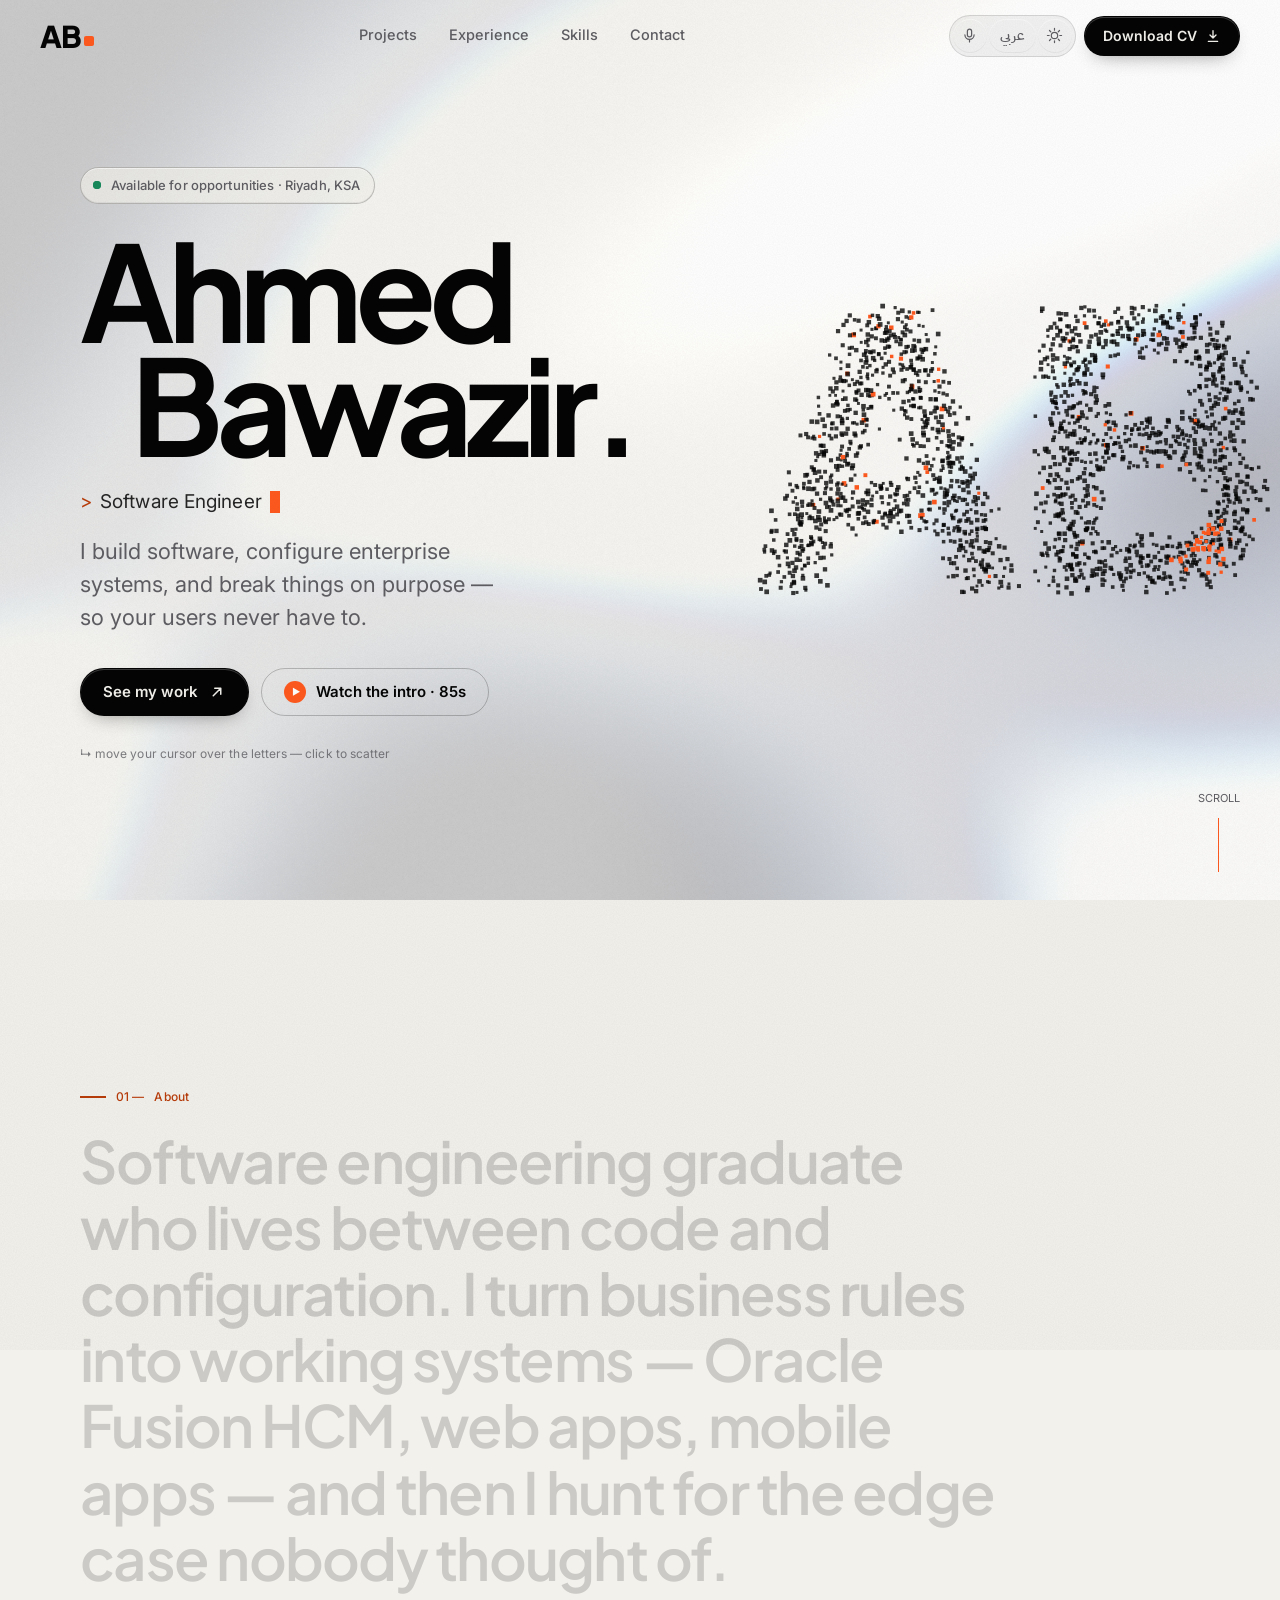
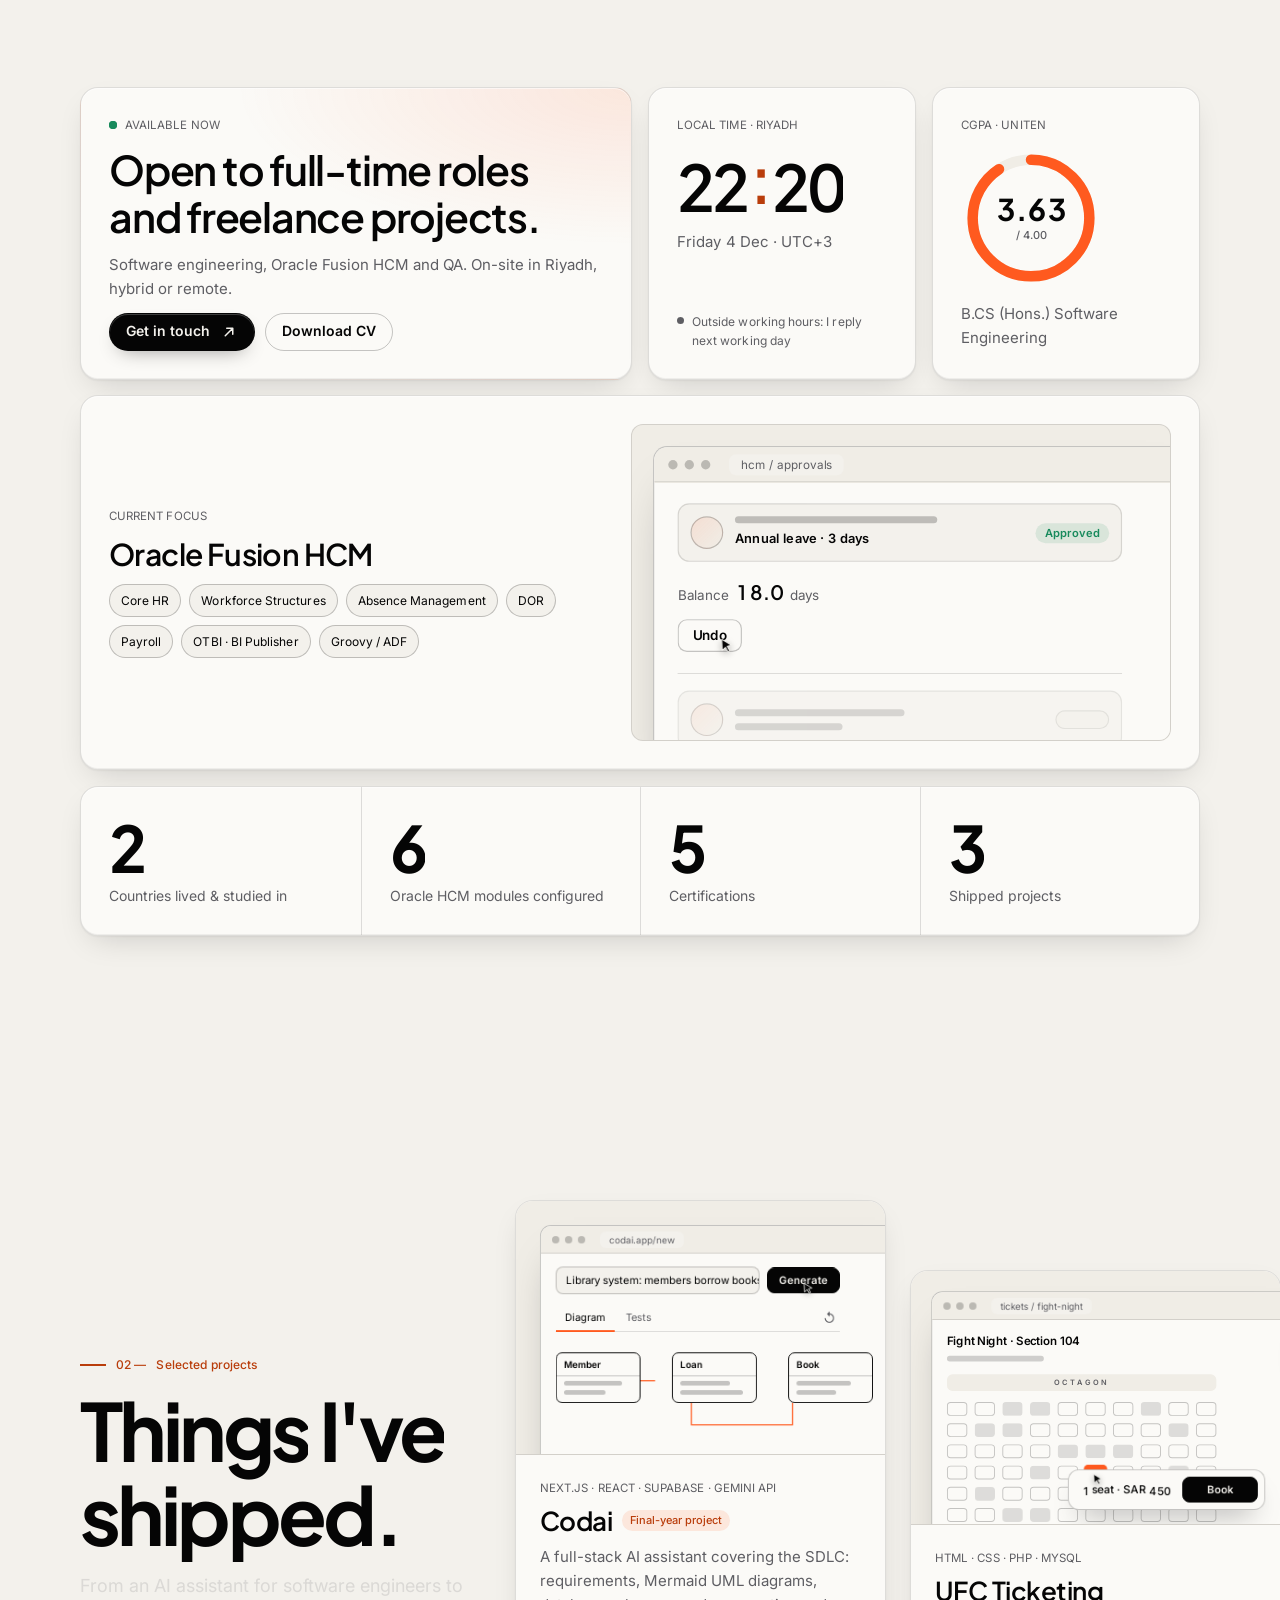
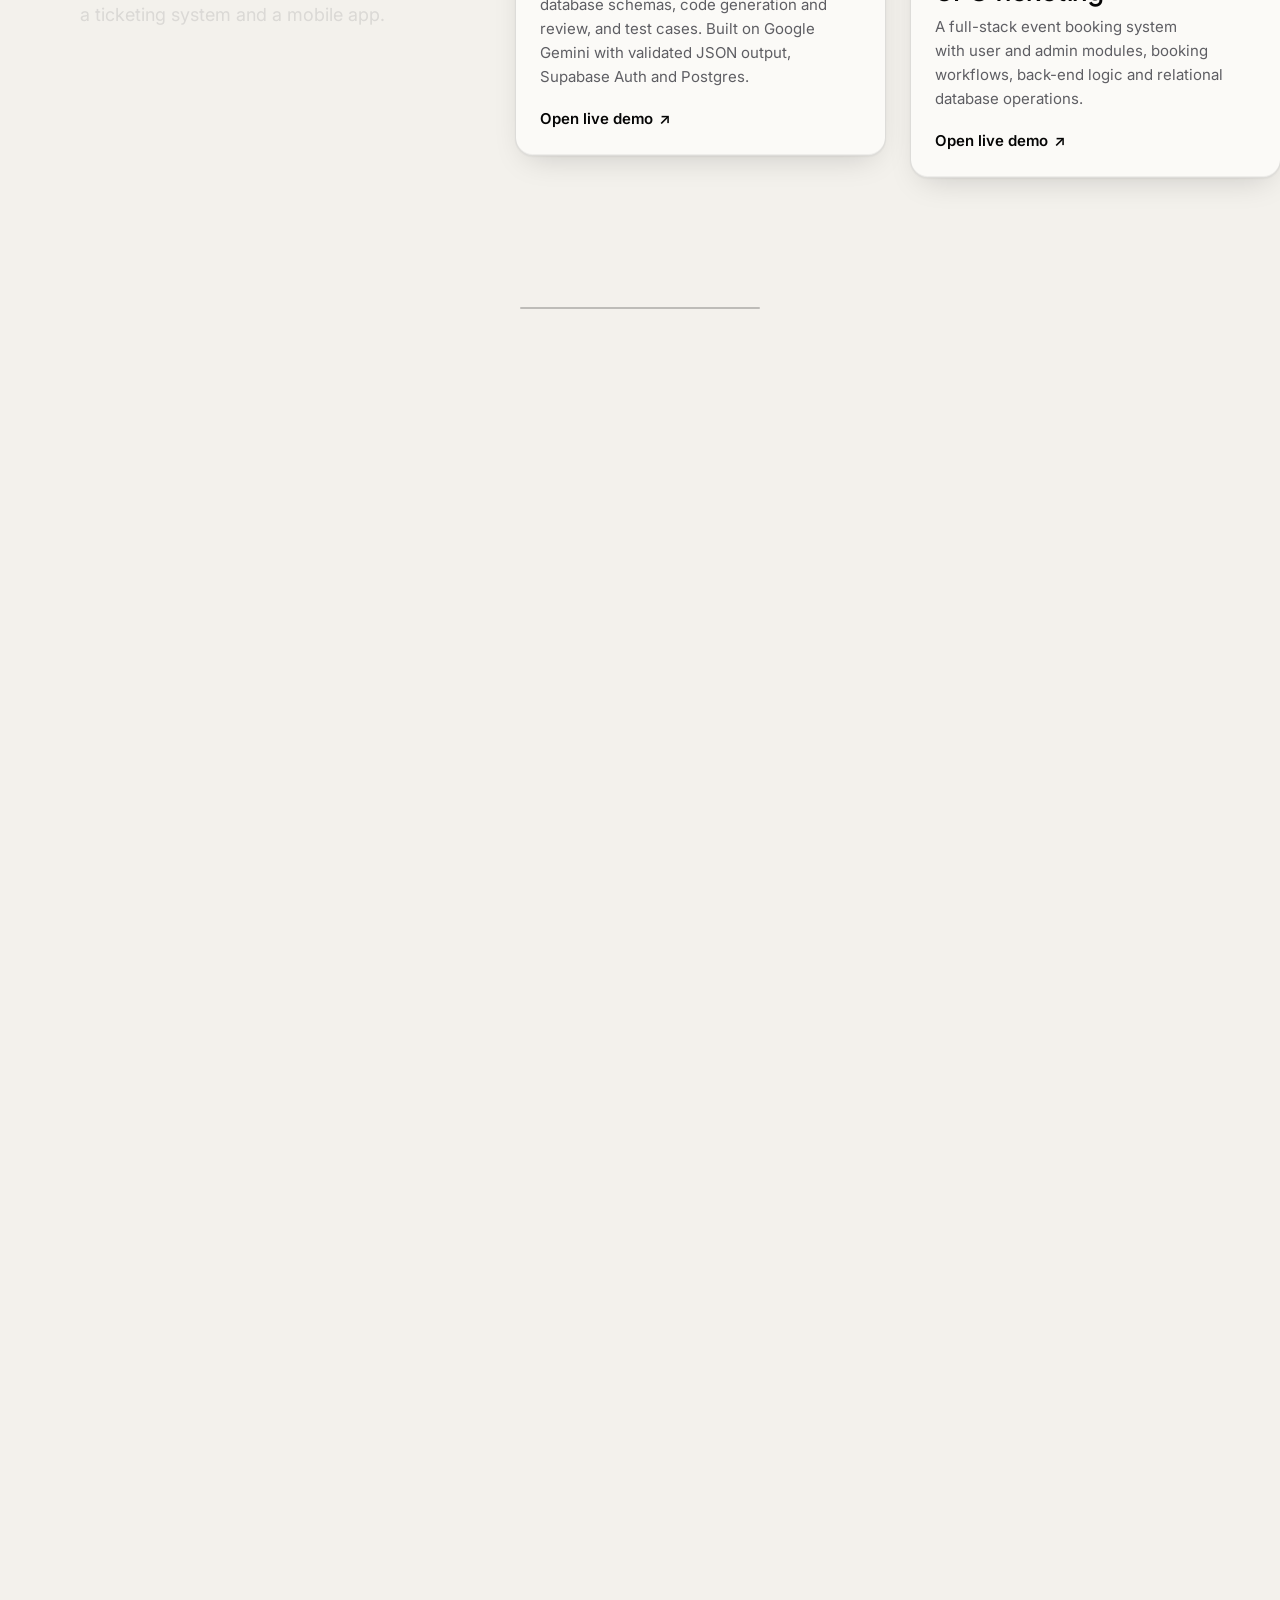
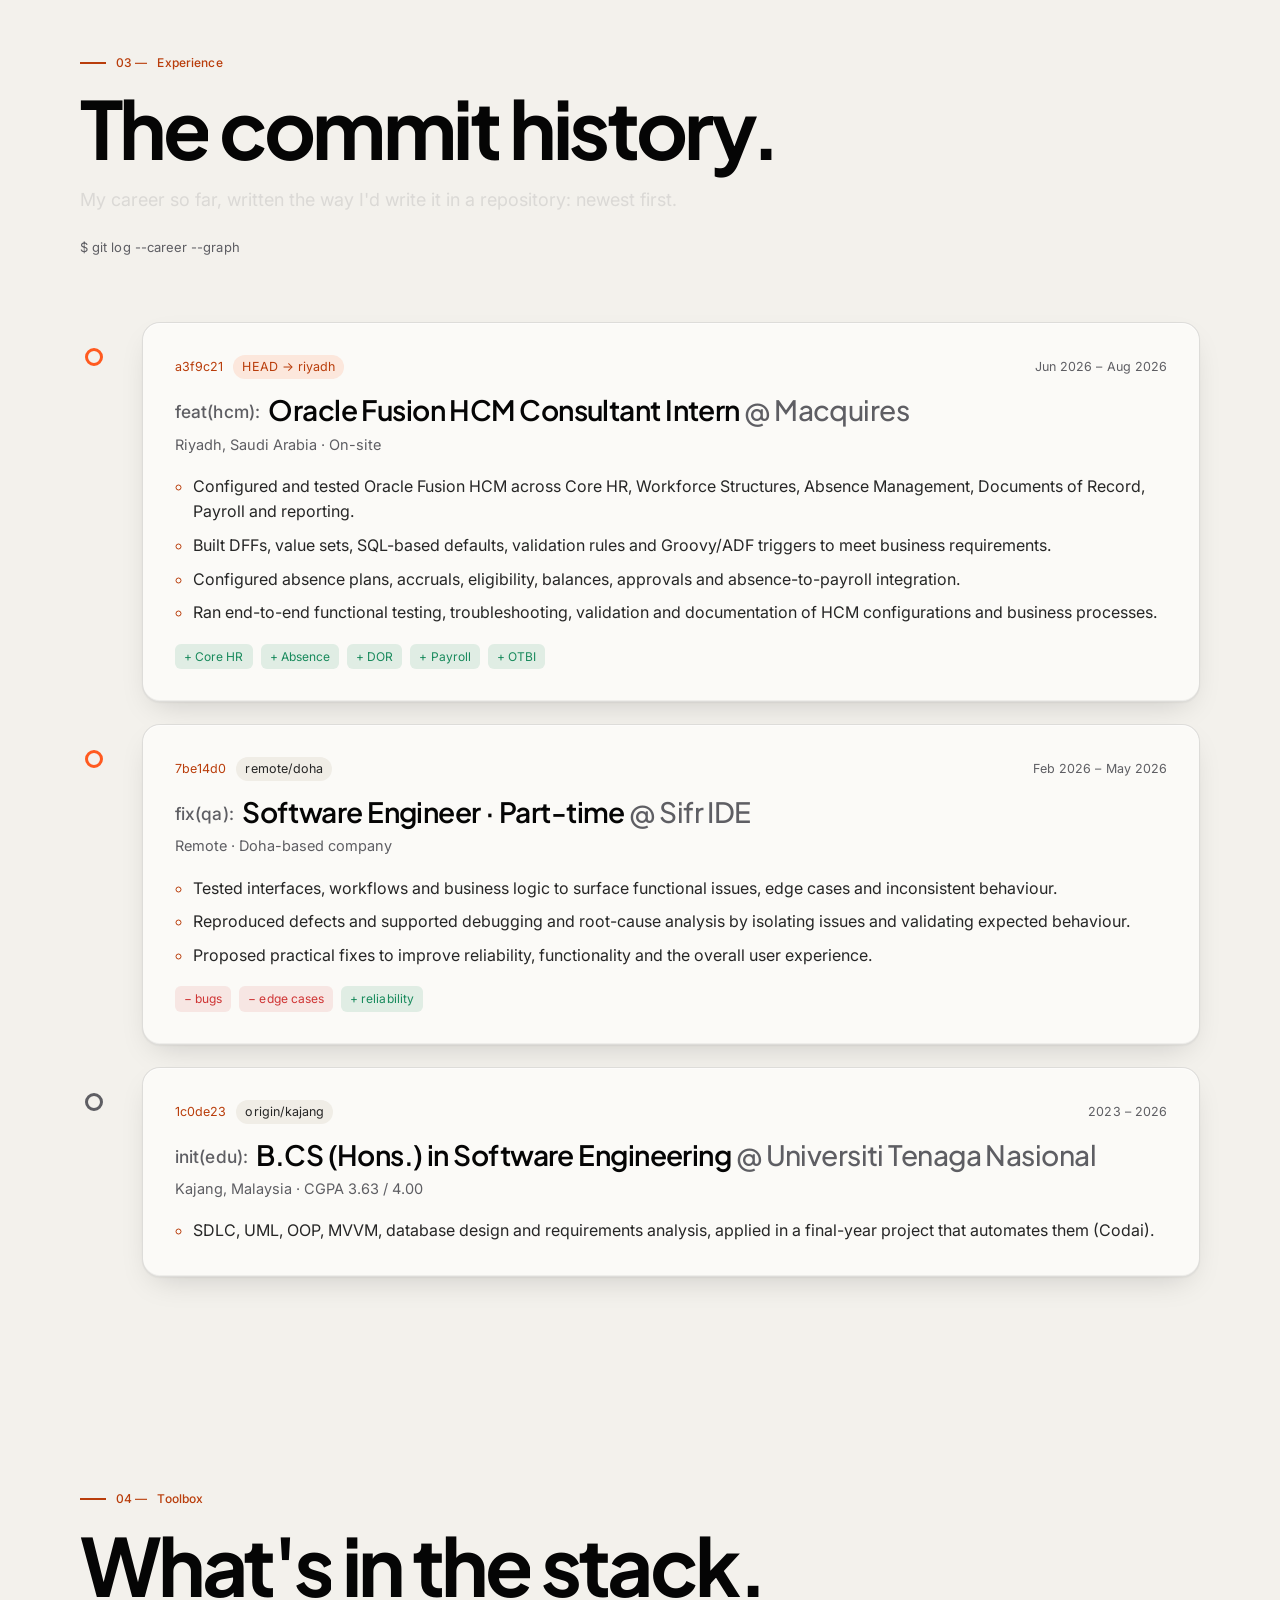
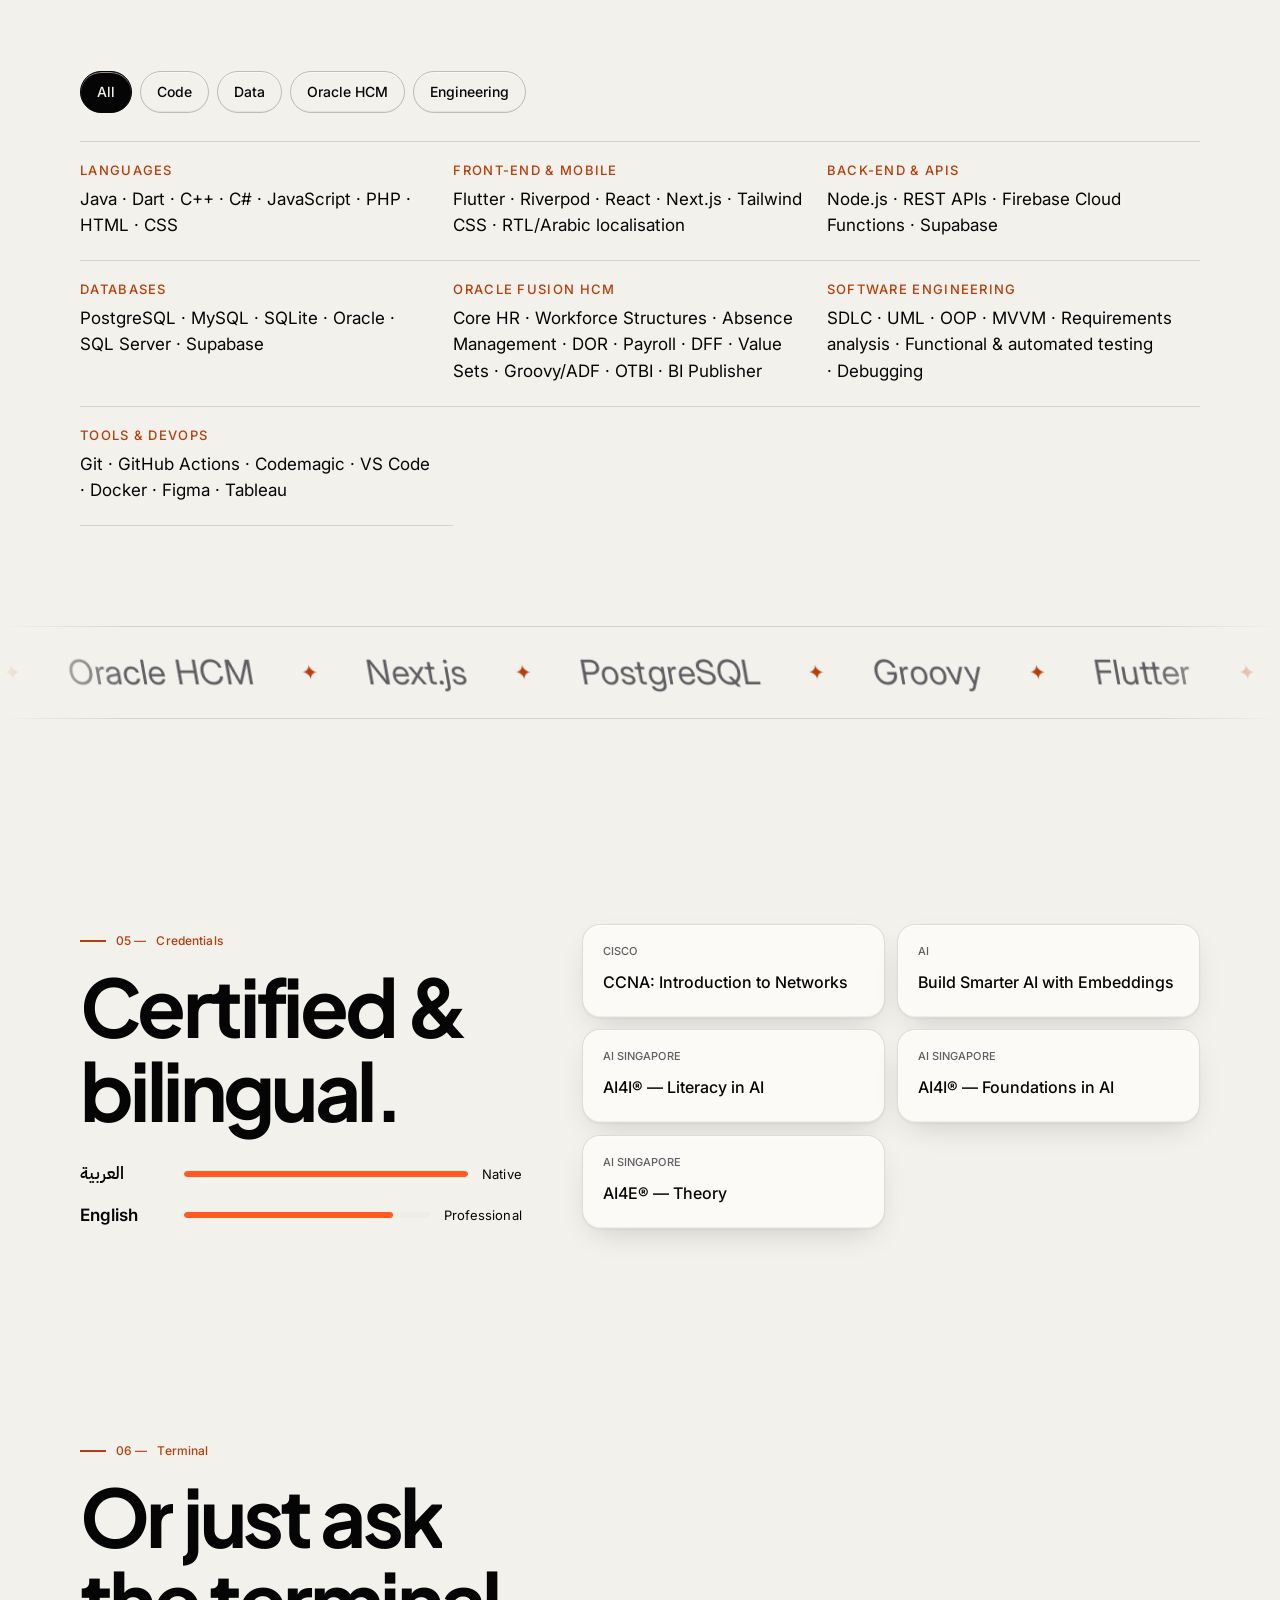
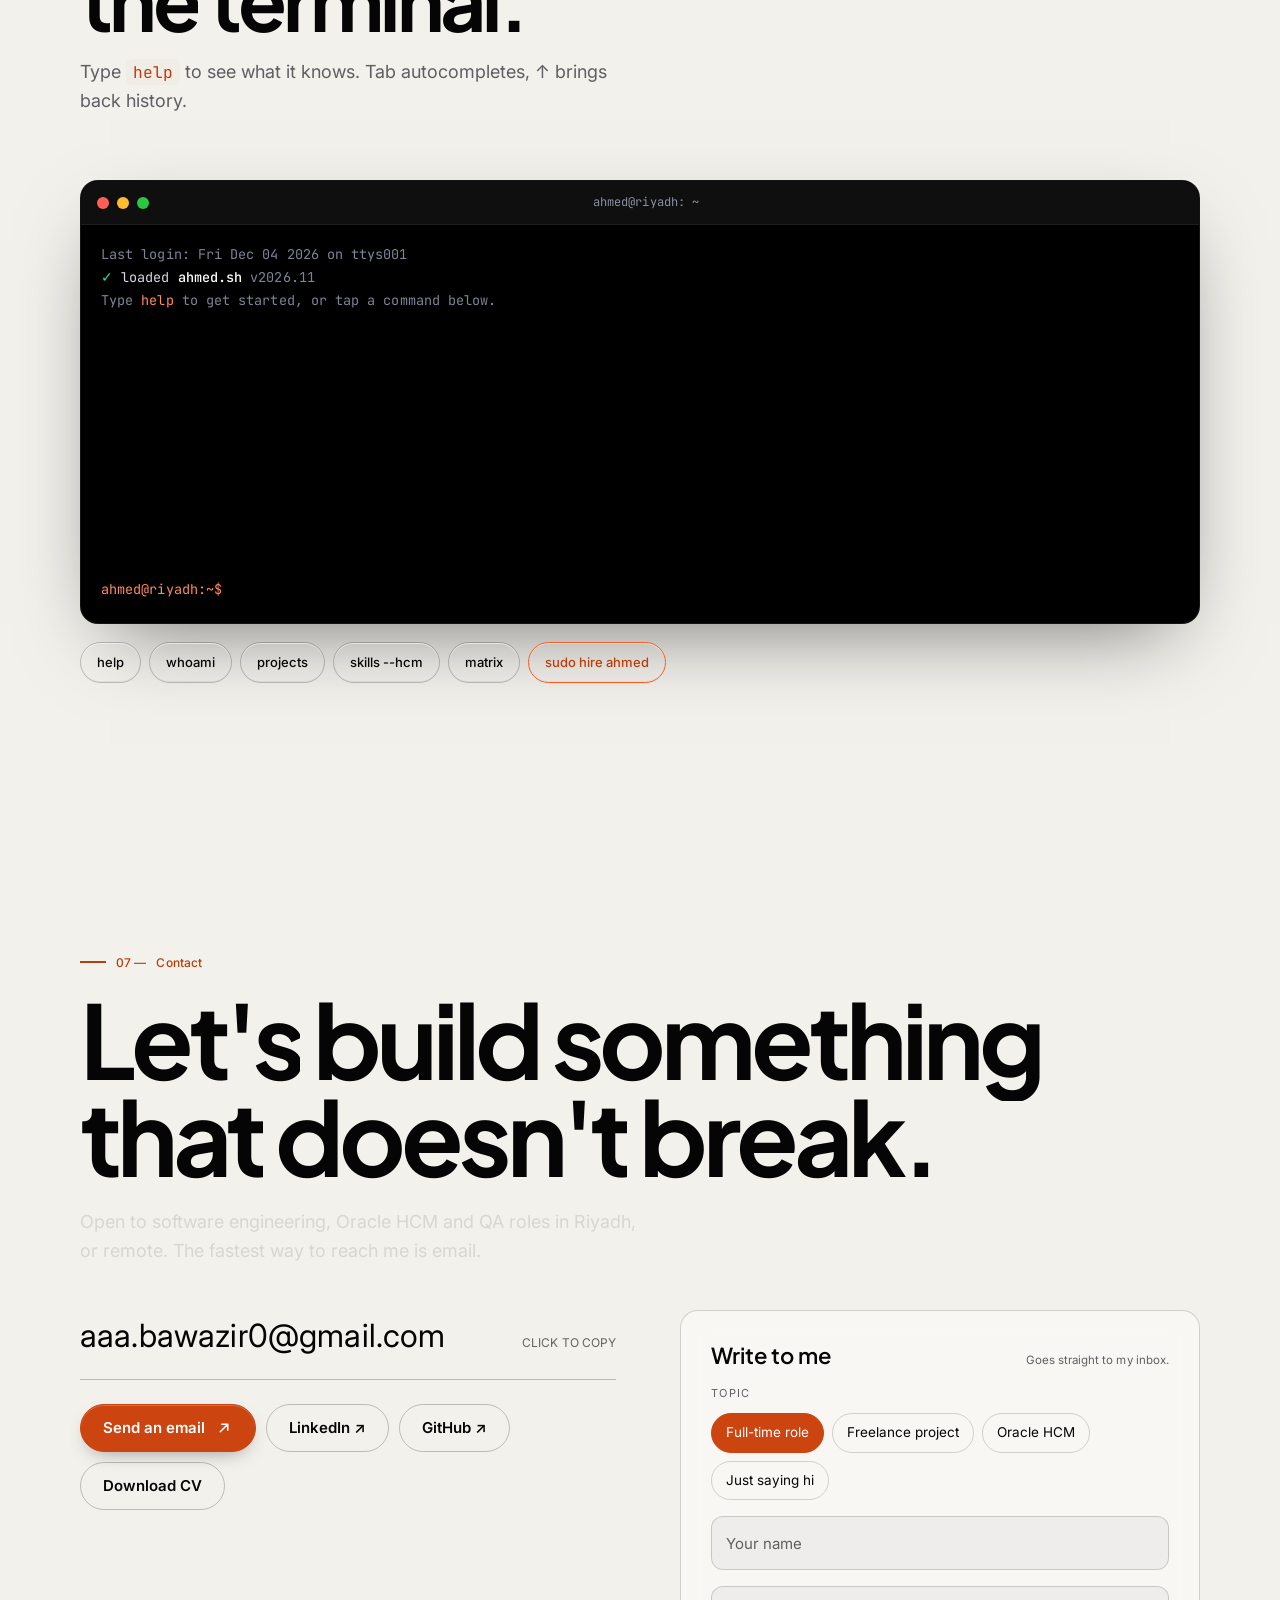
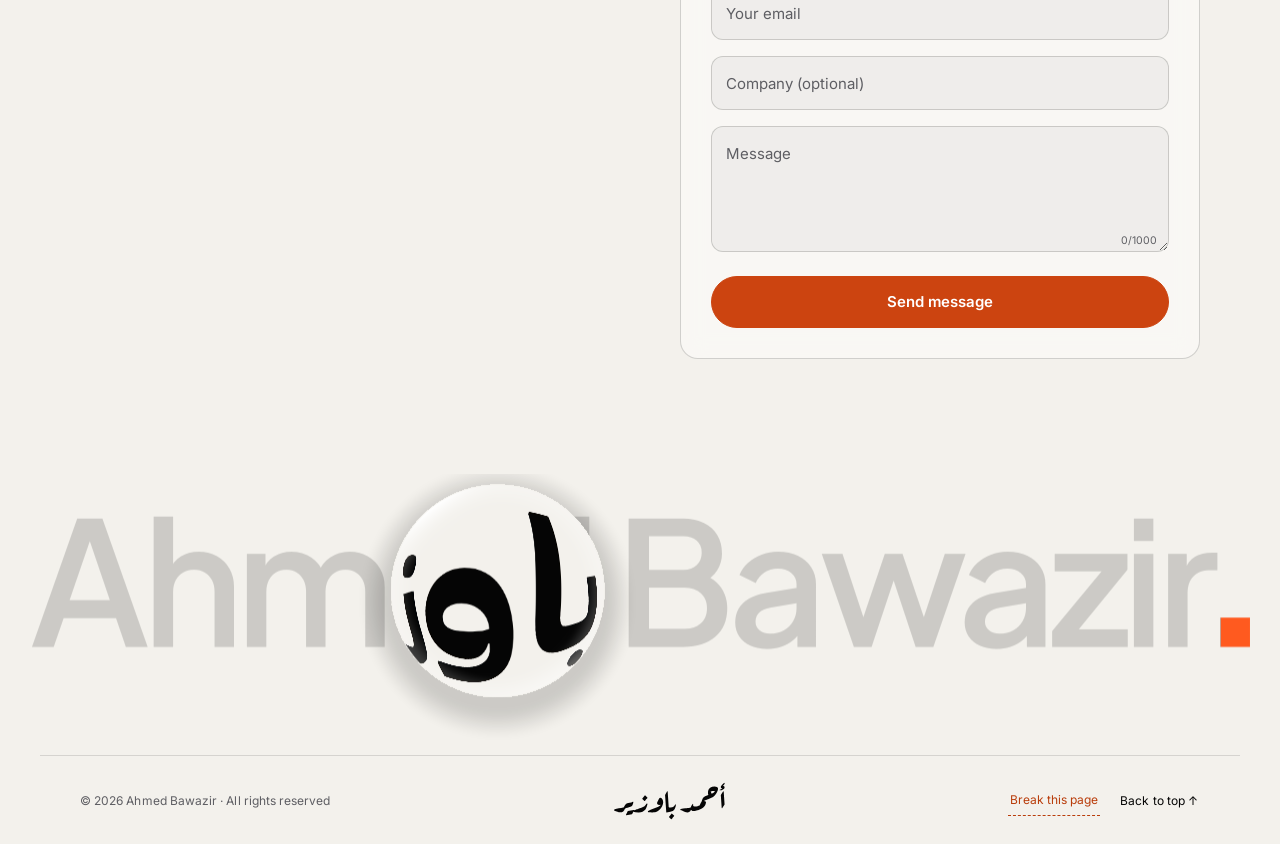
<file: index.html>
<!doctype html>
<html lang="en" dir="ltr">
<head>
  <meta charset="UTF-8" />
  <meta name="viewport" content="width=device-width, initial-scale=1" />
  <title>Ahmed Bawazir — Software Engineer &amp; Oracle Fusion HCM Consultant</title>
  <meta name="description" content="Ahmed Bawazir — software engineer in Riyadh. Oracle Fusion HCM configuration, full-stack web and mobile development, and a tester's eye for edge cases." />
  <meta name="color-scheme" content="light dark" />
  <meta name="theme-color" content="#000000" media="(prefers-color-scheme: dark)" />
  <meta name="theme-color" content="#f3f1ec" media="(prefers-color-scheme: light)" />
  <link rel="icon" href="favicon.svg" type="image/svg+xml" />
  <link rel="apple-touch-icon" href="assets/icon-192.png" />
  <link rel="manifest" href="manifest.webmanifest" />
  <meta property="og:type" content="website" />
  <meta property="og:title" content="Ahmed Bawazir — Software Engineer" />
  <meta property="og:description" content="I build software, configure enterprise systems, and break things on purpose — so users never have to." />
  <meta property="og:image" content="https://ahmedbawazir.dev/assets/og.png" />
  <meta property="og:image:width" content="1200" />
  <meta property="og:image:height" content="630" />
  <meta property="og:url" content="https://ahmedbawazir.dev/" />
  <meta property="og:site_name" content="Ahmed Bawazir" />
  <meta name="twitter:image" content="https://ahmedbawazir.dev/assets/og.png" />
  <link rel="canonical" href="https://ahmedbawazir.dev/" />
  <meta name="twitter:card" content="summary_large_image" />
  <script type="application/ld+json">
  {
    "@context": "https://schema.org",
    "@type": "Person",
    "name": "Ahmed Bawazir",
    "jobTitle": "Software Engineer & Oracle Fusion HCM Consultant",
    "address": { "@type": "PostalAddress", "addressLocality": "Riyadh", "addressCountry": "SA" },
    "alumniOf": { "@type": "CollegeOrUniversity", "name": "Universiti Tenaga Nasional" },
    "email": "mailto:aaa.bawazir0@gmail.com",
    "url": "https://ahmedbawazir.dev/",
    "sameAs": ["https://www.linkedin.com/in/ahmed-bawazir-14b472383/", "https://github.com/aaaprog"],
    "knowsAbout": ["Software engineering", "Oracle Fusion HCM", "Absence Management", "Software testing", "React", "Next.js", "SQL", "UML"],
    "knowsLanguage": ["ar", "en"]
  }
  </script>
  <link rel="preconnect" href="https://fonts.googleapis.com" />
  <link rel="preconnect" href="https://fonts.gstatic.com" crossorigin />
  <link href="https://fonts.googleapis.com/css2?family=IBM+Plex+Sans+Arabic:wght@400;500;700&family=Inter:wght@400;500;600&family=JetBrains+Mono:wght@400;500&family=Plus+Jakarta+Sans:wght@200..800&display=swap" rel="stylesheet" />
  <link rel="stylesheet" href="css/style.css" />
  <script>
    // Apply saved theme/language before paint to avoid a flash.
    try {
      var t = localStorage.getItem('ab-theme'); if (t) document.documentElement.dataset.theme = t;
      if (localStorage.getItem('ab-theme-mode') === 'auto') document.documentElement.dataset.themeMode = 'auto';
      var m = localStorage.getItem('ab-motion'); if (m === 'off') document.documentElement.dataset.motion = 'off';
      var l = localStorage.getItem('ab-lang'); if (l === 'ar') { document.documentElement.lang = 'ar'; document.documentElement.dir = 'rtl'; }
    } catch (e) {}
    // Branded loader: on every visit (skipped only when the visitor asked for reduced motion). Safety net if scripts fail.
    (function () {
      var d = document.documentElement;
      var still = matchMedia('(prefers-reduced-motion: reduce)').matches || d.dataset.motion === 'off';
      if (still) { d.classList.add('no-loader'); return; }
      d.classList.add('is-loading');
      setTimeout(function () { d.classList.remove('is-loading'); d.classList.add('no-loader'); }, 6000);
    })();
  </script>
  <style>
    /* Critical: the loader takes the site's own colours (light or dark) from the very first frame */
    html.is-loading, html.is-loading body, html.is-loading .loader { background: #f2f1ee; color: #111; }
    @media (prefers-color-scheme: dark) { html.is-loading:not([data-theme="light"]), html.is-loading:not([data-theme="light"]) body, html.is-loading:not([data-theme="light"]) .loader { background: #000; color: #f2f2f2; } }
    html.is-loading[data-theme="dark"], html.is-loading[data-theme="dark"] body, html.is-loading[data-theme="dark"] .loader { background: #000; color: #f2f2f2; }
    html.is-loading .loader { position: fixed; inset: 0; z-index: 200; }
  </style>
</head>
<body>
  <canvas class="page-liquid" aria-hidden="true"></canvas>
  <!-- ───────── Loader ───────── -->
  <div class="loader" role="status" aria-label="Loading">
    <canvas class="loader-glass" aria-hidden="true"></canvas>
    <div class="loader-ui">
      <div class="loader-top mono"><span>Ahmed Bawazir</span><span data-i18n="loader.role">Software Engineer · Riyadh</span></div>
      <div class="loader-foot">
        <span class="loader-skip mono" data-i18n="loader.skip">click anywhere to skip</span>
        <div class="loader-bar"><i></i></div>
        <span class="loader-pct mono">000</span>
      </div>
    </div>
  </div>

  <a class="skip" href="#main" data-i18n="skip">Skip to content</a>

  <!-- ───────── Top bar ───────── -->
  <header class="topbar" id="top">
    <a class="logo" href="#hero" aria-label="Ahmed Bawazir — home">
      <span class="logo-mark">AB</span><span class="logo-dot"></span>
    </a>
    <nav class="toplinks" aria-label="Primary">
      <a href="#projects" data-i18n="nav.projects">Projects</a>
      <a href="#experience" data-i18n="nav.experience">Experience</a>
      <a href="#skills" data-i18n="nav.skills">Skills</a>
      <a href="#contact" data-i18n="nav.contact">Contact</a>
    </nav>
    <div class="top-actions">
      <div class="top-tools">
      <button class="icon-btn voice-btn" type="button" aria-label="Voice commands" aria-pressed="false"><svg viewBox="0 0 24 24" aria-hidden="true"><rect x="9" y="3" width="6" height="11" rx="3"/><path d="M5.5 11a6.5 6.5 0 0 0 13 0M12 17.5V21"/></svg></button>
      <button class="icon-btn lang-btn" data-action="lang" aria-label="Switch language"><span class="lang-label">عربي</span></button>
      <button class="icon-btn" data-action="theme" aria-label="Toggle theme">
        <svg class="i-sun" viewBox="0 0 24 24" aria-hidden="true"><circle cx="12" cy="12" r="4.5"/><path d="M12 2v2.5M12 19.5V22M2 12h2.5M19.5 12H22M4.9 4.9l1.8 1.8M17.3 17.3l1.8 1.8M4.9 19.1l1.8-1.8M17.3 6.7l1.8-1.8"/></svg>
        <svg class="i-moon" viewBox="0 0 24 24" aria-hidden="true"><path d="M20 14.5A8.5 8.5 0 0 1 9.5 4a8.5 8.5 0 1 0 10.5 10.5Z"/></svg>
      </button>
      </div>
      <a class="btn btn-solid btn-sm btn-cv" href="assets/Ahmed_Bawazir_CV.pdf" download data-goatcounter-click="cv-download-header">
        <span data-i18n="cta.cv">Download CV</span>
        <svg viewBox="0 0 24 24" aria-hidden="true"><path d="M12 4v11m0 0-4.5-4.5M12 15l4.5-4.5M5 20h14"/></svg>
      </a>
    </div>
  </header>

  <main id="main">
    <!-- ───────── Hero ───────── -->
    <section class="hero" id="hero" data-section="hero">
      <canvas class="hero-canvas" aria-hidden="true"></canvas>
      <div class="container hero-inner">
        <p class="eyebrow mono"><span class="pulse"></span><span data-i18n="hero.status">Available for opportunities · Riyadh, KSA</span></p>
        <h1 class="hero-title">
          <span class="line" data-i18n="hero.first">Ahmed</span>
          <span class="line line-2" data-i18n="hero.last">Bawazir<span class="accent">.</span></span>
        </h1>
        <p class="hero-role mono"><span class="prompt">&gt;</span> <span class="typed" aria-live="polite">Software Engineer</span><span class="caret" aria-hidden="true"></span></p>
        <p class="hero-lede" data-i18n="hero.lede">I build software, configure enterprise systems, and break things on purpose — so your users never have to.</p>
        <div class="hero-ctas">
          <a class="btn btn-solid" href="#projects"><span data-i18n="cta.work">See my work</span><svg viewBox="0 0 24 24" aria-hidden="true"><path d="M7 17 17 7M9 7h8v8"/></svg></a>
          <button type="button" class="btn btn-ghost btn-intro" data-action="intro" data-goatcounter-click="intro-hero"><span class="intro-dot" aria-hidden="true">▶</span><span data-i18n="cta.intro">Watch the intro · 85s</span></button>
        </div>
        <p class="hero-hint mono" data-i18n="hero.hint">↳ move your cursor over the letters — click to scatter</p>
      </div>
      <a class="scroll-cue mono" href="#about" aria-label="Scroll to about"><span data-i18n="hero.scroll">scroll</span><span class="scroll-line"></span></a>
    </section>

    <!-- ───────── Statement ───────── -->
    <section class="statement" id="about" data-section="about">
      <div class="container">
        <p class="kicker mono">01 — <span data-i18n="about.kicker">About</span></p>
        <p class="statement-text" data-split data-i18n="about.statement">Software engineering graduate who lives between code and configuration. I turn business rules into working systems — Oracle Fusion HCM, web apps, mobile apps — and then I hunt for the edge case nobody thought of.</p>
        <div class="bento">
          <article class="bento-card b-avail reveal">
            <p class="b-label mono"><span class="pulse"></span><span data-i18n="bento.avail">Available now</span></p>
            <h3 data-i18n="bento.availTitle">Open to full-time roles and freelance projects.</h3>
            <p class="b-text" data-i18n="bento.availText">Software engineering, Oracle Fusion HCM and QA. On-site in Riyadh, hybrid or remote.</p>
            <div class="b-actions">
              <a class="btn btn-solid btn-sm" href="#contact"><span data-i18n="bento.cta">Get in touch</span><svg viewBox="0 0 24 24" aria-hidden="true"><path d="M7 17 17 7M9 7h8v8"/></svg></a>
              <a class="btn btn-ghost btn-sm" href="assets/Ahmed_Bawazir_CV.pdf" download data-i18n="cta.cv">Download CV</a>
            </div>
          </article>

          <article class="bento-card b-clock reveal" aria-live="off">
            <p class="b-label mono" data-i18n="bento.local">Local time · Riyadh</p>
            <p class="b-time"><span class="clock-h">--</span><span class="colon">:</span><span class="clock-m">--</span></p>
            <p class="b-text mono"><span class="clock-day">—</span> · UTC+3</p>
            <p class="b-hours mono"><span class="dot"></span><span class="clock-status">—</span></p>
          </article>

          <article class="bento-card b-gpa reveal">
            <p class="b-label mono" data-i18n="bento.gpaLabel">CGPA · UNITEN</p>
            <div class="gauge">
              <svg viewBox="0 0 120 120" aria-hidden="true"><circle class="g-bg" cx="60" cy="60" r="50" pathLength="100"/><circle class="g-fg" cx="60" cy="60" r="50" pathLength="100"/></svg>
              <p class="g-val"><span data-count="3.63" data-decimals="2">0</span><small>/ 4.00</small></p>
            </div>
            <p class="b-text" data-i18n="bento.gpa">B.CS (Hons.) Software Engineering</p>
          </article>

          <article class="bento-card b-focus reveal">
            <div class="b-focus-copy">
            <p class="b-label mono" data-i18n="bento.focus">Current focus</p>
            <h3>Oracle Fusion HCM</h3>
            <ul class="b-chips mono">
              <li>Core HR</li><li>Workforce Structures</li><li>Absence Management</li><li>DOR</li><li>Payroll</li><li>OTBI · BI Publisher</li><li>Groovy / ADF</li>
            </ul>
            </div>
            <div class="stage b-focus-stage" data-stage="hcm" data-ok="0" aria-hidden="true">
              <div class="stage-canvas">
                <div class="win" style="left:18px;top:18px;width:480px;height:290px">
                  <div class="win-bar"><i></i><i></i><i></i><span class="win-url">hcm / approvals</span></div>
                  <div class="win-body">
                    <div class="hc-req">
                      <span class="hc-av"></span>
                      <span class="hc-who"><i style="--w:70%"></i><b>Annual leave · 3 days</b></span>
                      <span class="hc-pill"><span class="p-wait">Pending</span><span class="p-ok">Approved</span></span>
                    </div>
                    <p class="hc-balance">Balance <span class="hc-bal">21.0</span> days</p>
                    <div class="hc-actions">
                      <span class="st-btn st-primary" data-at="approve">Approve</span>
                      <span class="st-btn">Reject</span>
                      <span class="st-btn hc-undo" data-at="undo">Undo</span>
                    </div>
                    <div class="hc-more">
                      <div class="hc-req hc-ph"><span class="hc-av"></span><span class="hc-who"><i style="--w:55%"></i><i style="--w:35%"></i></span><span class="hc-chip"></span></div>
                      <div class="hc-req hc-ph"><span class="hc-av"></span><span class="hc-who"><i style="--w:62%"></i><i style="--w:28%"></i></span><span class="hc-chip"></span></div>
                    </div>
                  </div>
                </div>
                <span class="st-cursor"><svg viewBox="0 0 24 24"><path d="M5 3.2 19.4 12l-6.3 1.6 3.6 6.6-2.6 1.4-3.6-6.7L5.8 19.6Z"/></svg></span>
              </div>
            </div>
          </article>

          <article class="bento-card b-nums reveal">
            <div class="stat"><span class="stat-value" data-count="2">0</span><span class="stat-label" data-i18n="stats.countries">Countries lived &amp; studied in</span></div>
            <div class="stat"><span class="stat-value" data-count="6">0</span><span class="stat-label" data-i18n="stats.hcm">Oracle HCM modules configured</span></div>
            <div class="stat"><span class="stat-value" data-count="5">0</span><span class="stat-label" data-i18n="stats.certs">Certifications</span></div>
            <div class="stat"><span class="stat-value" data-count="3">0</span><span class="stat-label" data-i18n="stats.projects">Shipped projects</span></div>
          </article>
        </div>
      </div>
    </section>

    <!-- ───────── Projects ───────── -->
    <section class="section projects-section" id="projects" data-section="projects">
      <div class="pin"><div class="pin-sticky">
      <div class="container pin-track">
        <header class="section-head reveal project-intro">
          <p class="kicker mono">02 — <span data-i18n="proj.kicker">Selected projects</span></p>
          <h2 data-words data-i18n="proj.title">Things I've shipped.</h2>
          <p class="section-sub" data-split data-i18n="proj.sub">From an AI assistant for software engineers to a ticketing system and a mobile app.</p>
        </header>

        <div class="projects">
          <article data-tilt class="project card reveal project--codai">
            <div class="project-visual" aria-hidden="true">
              <div class="stage" data-stage="codai" data-gen="0" data-tab="diagram">
                <div class="stage-canvas">
                  <div class="win" style="left:26px;top:26px;width:430px;height:300px">
                    <div class="win-bar"><i></i><i></i><i></i><span class="win-url">codai.app/new</span></div>
                    <div class="win-body">
                      <div class="cd-prompt"><span class="cd-field">Library system: members borrow books</span><span class="st-btn st-primary" data-at="gen">Generate</span></div>
                      <div class="cd-tabs"><span class="cd-tab t-diagram" data-at="diagram">Diagram</span><span class="cd-tab t-tests" data-at="tests">Tests</span><span class="cd-reset" data-at="reset">↺</span></div>
                      <div class="cd-out">
                        <div class="cd-empty"><i style="--w:62%"></i><i style="--w:44%"></i><i style="--w:52%"></i></div>
                        <div class="cd-diagram">
                          <svg class="cd-links" viewBox="0 0 360 110"><path d="M92 36H126"/><path d="M218 36H252"/><path d="M172 64V92H300V64"/></svg>
                          <div class="umlb" style="left:0;--i:0"><b>Member</b><i style="--w:70%"></i><i style="--w:50%"></i></div>
                          <div class="umlb" style="left:126px;--i:1"><b>Loan</b><i style="--w:60%"></i><i style="--w:75%"></i></div>
                          <div class="umlb" style="left:252px;--i:2"><b>Book</b><i style="--w:66%"></i><i style="--w:48%"></i></div>
                        </div>
                        <ul class="cd-tests">
                          <li style="--i:0"><span class="tick">✓</span><span>Member can't borrow a 6th book</span><em>pass</em></li>
                          <li style="--i:1"><span class="tick">✓</span><i style="--w:58%"></i><em>pass</em></li>
                          <li style="--i:2"><span class="tick">✓</span><i style="--w:46%"></i><em>pass</em></li>
                        </ul>
                      </div>
                    </div>
                  </div>
                  <span class="st-cursor"><svg viewBox="0 0 24 24"><path d="M5 3.2 19.4 12l-6.3 1.6 3.6 6.6-2.6 1.4-3.6-6.7L5.8 19.6Z"/></svg></span>
                </div>
              </div>
            </div>
            <div class="project-body">
              <p class="project-tags mono">Next.js · React · Supabase · Gemini API</p>
              <h3>Codai <span class="badge" data-i18n="proj.fyp">Final-year project</span></h3>
              <p data-i18n="proj.codai">A full-stack AI assistant covering the SDLC: requirements, Mermaid UML diagrams, database schemas, code generation and review, and test cases. Built on Google Gemini with validated JSON output, Supabase Auth and Postgres.</p>
              <a data-cursor="open" class="link" href="https://codai-murex.vercel.app/" target="_blank" rel="noopener"><span data-i18n="proj.live">Open live demo</span> ↗</a>
            </div>
          </article>

          <article data-tilt class="project card reveal project--ufc">
            <div class="project-visual" aria-hidden="true">
              <div class="stage" data-stage="ufc" data-sel="0" data-booked="0">
                <div class="stage-canvas">
                  <div class="win" style="left:22px;top:22px;width:440px;height:300px">
                    <div class="win-bar"><i></i><i></i><i></i><span class="win-url">tickets / fight-night</span></div>
                    <div class="win-body">
                      <p class="uf-title">Fight Night · Section 104</p>
                      <i class="ph" style="--w:34%"></i>
                      <div class="uf-ring">OCTAGON</div>
                      <div class="uf-seats"></div>
                    </div>
                  </div>
                  <div class="uf-bar"><span><span class="uf-count">0</span> seat · SAR <span class="uf-price">0</span></span><span class="st-btn st-primary uf-book" data-at="book"><span class="b-idle">Book</span><span class="b-done">✓ Booked</span></span></div>
                  <div class="uf-ticket"><span class="uf-tick">✓</span><span><b>Booked</b><small>Row F · Seat 12</small></span><span class="uf-close" data-at="close">×</span></div>
                  <span class="st-cursor"><svg viewBox="0 0 24 24"><path d="M5 3.2 19.4 12l-6.3 1.6 3.6 6.6-2.6 1.4-3.6-6.7L5.8 19.6Z"/></svg></span>
                </div>
              </div>
            </div>
            <div class="project-body">
              <p class="project-tags mono">HTML · CSS · PHP · MySQL</p>
              <h3 data-i18n="proj.ufc.title">UFC Ticketing</h3>
              <p data-i18n="proj.ufc">A full-stack event booking system with user and admin modules, booking workflows, back-end logic and relational database operations.</p>
              <a data-cursor="open" class="link" href="https://aaaprog.github.io/ufc-event-system/" target="_blank" rel="noopener"><span data-i18n="proj.live">Open live demo</span> ↗</a>
            </div>
          </article>

          <article data-tilt class="project card reveal project--easycal">
            <div class="project-visual" aria-hidden="true">
              <div class="stage" data-stage="easycal" data-added="0">
                <div class="stage-canvas">
                  <div class="phone2" style="left:150px;top:20px">
                    <div class="ph-notch"></div>
                    <p class="ec-h"><span class="mc-logo"><svg class="mc-mark" viewBox="0 0 64 40" aria-hidden="true"><path d="M0 18a17 17 0 0 1 17-17h17v17a17 17 0 0 1-17 17H0z"/><circle cx="45" cy="9" r="5"/></svg>mycal</span><span>Today</span></p>
                    <div class="ec-ring">
                      <svg viewBox="0 0 120 120"><circle class="bg" cx="60" cy="60" r="50" pathLength="100"/><circle class="fg" cx="60" cy="60" r="50" pathLength="100"/></svg>
                      <p><span class="ec-kcal">1,320</span><small>of 2,200 kcal</small></p>
                    </div>
                    <span class="st-btn st-primary ec-add" data-at="add">+ Add meal</span>
                    <ul class="ec-list">
                      <li class="ec-new"><span>Grilled chicken</span><em>320</em><span class="ec-x" data-at="remove">×</span></li>
                      <li><i style="--w:55%"></i><em class="ph-n"></em></li>
                      <li><i style="--w:40%"></i><em class="ph-n"></em></li>
                    </ul>
                  </div>
                  <div class="ec-toast"><b>+320</b> kcal logged</div>
                  <span class="st-cursor"><svg viewBox="0 0 24 24"><path d="M5 3.2 19.4 12l-6.3 1.6 3.6 6.6-2.6 1.4-3.6-6.7L5.8 19.6Z"/></svg></span>
                </div>
              </div>
            </div>
            <div class="project-body">
              <p class="project-tags mono">Flutter · Dart · Riverpod · SQLite</p>
              <h3><span class="mc-title"><svg class="mc-mark mc-mark--title" viewBox="0 0 64 40" aria-hidden="true"><path d="M0 18a17 17 0 0 1 17-17h17v17a17 17 0 0 1-17 17H0z"/><circle cx="45" cy="9" r="5"/></svg>MyCal</span> <span class="badge" data-i18n="proj.dev">In development</span></h3>
              <p data-i18n="proj.easycal">A calorie-tracking app for iOS and Android, in Arabic and English: food search with local dishes, barcode scanning, daily goals, water and weight tracking, and progress charts.</p>
              <span class="link link-muted" data-i18n="proj.private">iOS &amp; Android · coming soon</span>
            </div>
          </article>

          <article data-tilt class="project card reveal project--tableau">
            <div class="project-visual" aria-hidden="true">
              <div class="tb-dash">
                <div class="tb-kpis"><span><b>12.4K</b><small>Total</small></span><span><b>+18%</b><small>Growth</small></span><span><b>7</b><small>Regions</small></span></div>
                <div class="tb-bars"><i style="--h:42%"></i><i style="--h:68%"></i><i style="--h:55%"></i><i style="--h:80%"></i><i style="--h:62%"></i><i style="--h:90%"></i><i style="--h:74%"></i></div>
                <svg class="tb-line" viewBox="0 0 200 50" preserveAspectRatio="none"><path d="M0 40 C30 34 45 18 70 24 S110 8 140 16 S180 4 200 6"/></svg>
              </div>
            </div>
            <div class="project-body">
              <p class="project-tags mono">Tableau · Data visualisation · Dashboards</p>
              <h3>Tableau Dashboard</h3>
              <p data-i18n="proj.tableau">An interactive dashboard on Tableau Public that turns raw data into clear charts, filters and key numbers you can explore.</p>
              <a data-cursor="open" class="link" href="https://public.tableau.com/app/profile/ahmed.bawazir/viz/shared/BK3Q386ZX" target="_blank" rel="noopener"><span data-i18n="proj.viewTableau">View on Tableau Public</span> ↗</a>
            </div>
          </article>

          <a class="project-end" href="https://github.com/aaaprog" target="_blank" rel="noopener" data-cursor="open">
            <span class="project-end-ring" aria-hidden="true">↗</span>
            <span class="project-end-text" data-i18n="proj.more">More on GitHub</span>
          </a>
        </div>
      </div>
      <div class="pin-progress" aria-hidden="true"><i></i></div>
      </div></div>
    </section>

    <!-- ───────── Experience (git log) ───────── -->
    <section class="section" id="experience" data-section="experience">
      <div class="container">
        <header class="section-head reveal">
          <p class="kicker mono">03 — <span data-i18n="exp.kicker">Experience</span></p>
          <h2 data-words data-i18n="exp.title">The commit history.</h2>
          <p class="section-sub" data-split data-i18n="exp.sub">My career so far, written the way I'd write it in a repository: newest first.</p>
          <p class="mono gitcmd" aria-hidden="true">$ git log --career --graph</p>
        </header>

        <ol class="gitlog">
          <li class="commit reveal">
            <div class="commit-graph" aria-hidden="true"><span class="commit-dot"></span></div>
            <div class="commit-body card">
              <p class="commit-meta mono"><span class="hash">a3f9c21</span> <span class="ref">HEAD → riyadh</span> <span class="date" data-i18n="exp.1.date">Jun 2026 – Aug 2026</span></p>
              <h3><span class="type mono">feat(hcm):</span> <span data-i18n="exp.1.role">Oracle Fusion HCM Consultant Intern</span> <span class="at">@ Macquires</span></h3>
              <p class="commit-place" data-i18n="exp.1.place">Riyadh, Saudi Arabia · On-site</p>
              <ul class="commit-list">
                <li data-i18n="exp.1.b1">Configured and tested Oracle Fusion HCM across Core HR, Workforce Structures, Absence Management, Documents of Record, Payroll and reporting.</li>
                <li data-i18n="exp.1.b2">Built DFFs, value sets, SQL-based defaults, validation rules and Groovy/ADF triggers to meet business requirements.</li>
                <li data-i18n="exp.1.b3">Configured absence plans, accruals, eligibility, balances, approvals and absence-to-payroll integration.</li>
                <li data-i18n="exp.1.b4">Ran end-to-end functional testing, troubleshooting, validation and documentation of HCM configurations and business processes.</li>
              </ul>
              <p class="diffstat mono"><span class="plus">+ Core HR</span> <span class="plus">+ Absence</span> <span class="plus">+ DOR</span> <span class="plus">+ Payroll</span> <span class="plus">+ OTBI</span></p>
            </div>
          </li>
          <li class="commit reveal">
            <div class="commit-graph" aria-hidden="true"><span class="commit-dot"></span></div>
            <div class="commit-body card">
              <p class="commit-meta mono"><span class="hash">7be14d0</span> <span class="ref ref-muted">remote/doha</span> <span class="date" data-i18n="exp.2.date">Feb 2026 – May 2026</span></p>
              <h3><span class="type mono">fix(qa):</span> <span data-i18n="exp.2.role">Software Engineer · Part-time</span> <span class="at">@ Sifr IDE</span></h3>
              <p class="commit-place" data-i18n="exp.2.place">Remote · Doha-based company</p>
              <ul class="commit-list">
                <li data-i18n="exp.2.b1">Tested interfaces, workflows and business logic to surface functional issues, edge cases and inconsistent behaviour.</li>
                <li data-i18n="exp.2.b2">Reproduced defects and supported debugging and root-cause analysis by isolating issues and validating expected behaviour.</li>
                <li data-i18n="exp.2.b3">Proposed practical fixes to improve reliability, functionality and the overall user experience.</li>
              </ul>
              <p class="diffstat mono"><span class="minus">− bugs</span> <span class="minus">− edge cases</span> <span class="plus">+ reliability</span></p>
            </div>
          </li>
          <li class="commit reveal">
            <div class="commit-graph" aria-hidden="true"><span class="commit-dot commit-dot--root"></span></div>
            <div class="commit-body card">
              <p class="commit-meta mono"><span class="hash">1c0de23</span> <span class="ref ref-muted">origin/kajang</span> <span class="date">2023 – 2026</span></p>
              <h3><span class="type mono">init(edu):</span> <span data-i18n="exp.3.role">B.CS (Hons.) in Software Engineering</span> <span class="at">@ Universiti Tenaga Nasional</span></h3>
              <p class="commit-place" data-i18n="exp.3.place">Kajang, Malaysia · CGPA 3.63 / 4.00</p>
              <ul class="commit-list">
                <li data-i18n="exp.3.b1">SDLC, UML, OOP, MVVM, database design and requirements analysis, applied in a final-year project that automates them (Codai).</li>
              </ul>
            </div>
          </li>
        </ol>
      </div>
    </section>


    <!-- ───────── Skills ───────── -->
    <section class="section" id="skills" data-section="skills">
      <div class="container">
        <header class="section-head reveal">
          <p class="kicker mono">04 — <span data-i18n="skills.kicker">Toolbox</span></p>
          <h2 data-words data-i18n="skills.title">What's in the stack.</h2>
        </header>
        <div class="skill-tabs reveal" role="tablist" aria-label="Skill groups">
          <button role="tab" class="tab is-on" data-filter="all" aria-selected="true" data-i18n="skills.all">All</button>
          <button role="tab" class="tab" data-filter="code" aria-selected="false" data-i18n="skills.code">Code</button>
          <button role="tab" class="tab" data-filter="data" aria-selected="false" data-i18n="skills.data">Data</button>
          <button role="tab" class="tab" data-filter="hcm" aria-selected="false">Oracle HCM</button>
          <button role="tab" class="tab" data-filter="eng" aria-selected="false" data-i18n="skills.eng">Engineering</button>
        </div>
        <div class="skills reveal">
          <div class="skill-group" data-group="code"><h3 data-i18n="skills.lang">Languages</h3><p>Java · Dart · C++ · C# · JavaScript · PHP · HTML · CSS</p></div>
          <div class="skill-group" data-group="code"><h3 data-i18n="skills.front">Front-end &amp; mobile</h3><p>Flutter · Riverpod · React · Next.js · Tailwind CSS · RTL/Arabic localisation</p></div>
          <div class="skill-group" data-group="code"><h3 data-i18n="skills.back">Back-end &amp; APIs</h3><p>Node.js · REST APIs · Firebase Cloud Functions · Supabase</p></div>
          <div class="skill-group" data-group="data"><h3 data-i18n="skills.db">Databases</h3><p>PostgreSQL · MySQL · SQLite · Oracle · SQL Server · Supabase</p></div>
          <div class="skill-group" data-group="hcm"><h3>Oracle Fusion HCM</h3><p>Core HR · Workforce Structures · Absence Management · DOR · Payroll · DFF · Value Sets · Groovy/ADF · OTBI · BI Publisher</p></div>
          <div class="skill-group" data-group="eng"><h3 data-i18n="skills.se">Software engineering</h3><p>SDLC · UML · OOP · MVVM · Requirements analysis · Functional &amp; automated testing · Debugging</p></div>
          <div class="skill-group" data-group="data eng"><h3 data-i18n="skills.tools">Tools &amp; DevOps</h3><p>Git · GitHub Actions · Codemagic · VS Code · Docker · Figma · Tableau</p></div>
        </div>
      </div>
      <div class="marquee" aria-hidden="true">
        <div class="marquee-track mono">
          <span>React</span><span>Oracle HCM</span><span>Next.js</span><span>PostgreSQL</span><span>Groovy</span><span>Flutter</span><span>Dart</span><span>Docker</span><span>Supabase</span><span>UML</span><span>Java</span><span>Tableau</span>
          <span>React</span><span>Oracle HCM</span><span>Next.js</span><span>PostgreSQL</span><span>Groovy</span><span>Flutter</span><span>Dart</span><span>Docker</span><span>Supabase</span><span>UML</span><span>Java</span><span>Tableau</span>
        </div>
      </div>
    </section>

    <!-- ───────── Credentials ───────── -->
    <section class="section" id="credentials" data-section="credentials">
      <div class="container cred-grid">
        <div class="reveal">
          <p class="kicker mono">05 — <span data-i18n="cred.kicker">Credentials</span></p>
          <h2 data-words data-i18n="cred.title">Certified &amp; bilingual.</h2>
        </div>
        <ul class="certs reveal">
          <li class="card" data-tilt><span class="mono cert-org">Cisco</span>CCNA: Introduction to Networks</li>
          <li class="card" data-tilt><span class="mono cert-org">AI</span>Build Smarter AI with Embeddings</li>
          <li class="card" data-tilt><span class="mono cert-org">AI Singapore</span>AI4I® — Literacy in AI</li>
          <li class="card" data-tilt><span class="mono cert-org">AI Singapore</span>AI4I® — Foundations in AI</li>
          <li class="card" data-tilt><span class="mono cert-org">AI Singapore</span>AI4E® — Theory</li>
        </ul>
        <div class="langs reveal">
          <div class="lang-row"><span lang="ar" class="lang-name">العربية</span><span class="meter"><i style="--w:100%"></i></span><span class="mono" data-i18n="cred.native">Native</span></div>
          <div class="lang-row"><span class="lang-name">English</span><span class="meter"><i style="--w:85%"></i></span><span class="mono" data-i18n="cred.pro">Professional</span></div>
        </div>
      </div>
    </section>

    <!-- ───────── Terminal ───────── -->
    <section class="section" id="terminal" data-section="terminal">
      <div class="container">
        <header class="section-head reveal">
          <p class="kicker mono">06 — <span data-i18n="term.kicker">Terminal</span></p>
          <h2 data-words data-i18n="term.title">Or just ask the terminal.</h2>
          <p class="section-sub" data-i18n="term.sub">Type <code>help</code> to see what it knows. Tab autocompletes, ↑ brings back history.</p>
        </header>
        <div class="term reveal" data-cursor="type">
          <div class="term-bar"><span class="tl tl-r"></span><span class="tl tl-y"></span><span class="tl tl-g"></span><span class="term-title mono">ahmed@riyadh: ~</span></div>
          <div class="term-out mono" aria-live="polite"></div>
          <form class="term-line mono" autocomplete="off">
            <label for="term-in" class="term-ps">ahmed@riyadh:~$</label>
            <input id="term-in" class="term-in" autocomplete="off" spellcheck="false" autocapitalize="off" aria-label="Terminal command" />
          </form>
        </div>
        <div class="term-chips reveal" aria-label="Suggested commands">
          <button type="button" class="tab" data-cmd="help">help</button>
          <button type="button" class="tab" data-cmd="whoami">whoami</button>
          <button type="button" class="tab" data-cmd="projects">projects</button>
          <button type="button" class="tab" data-cmd="skills --hcm">skills --hcm</button>
          <button type="button" class="tab" data-cmd="matrix">matrix</button>
          <button type="button" class="tab tab-accent" data-cmd="sudo hire ahmed">sudo hire ahmed</button>
        </div>
      </div>
    </section>

    <!-- ───────── Contact ───────── -->
    <section class="contact" id="contact" data-section="contact">
      <div class="container">
        <p class="kicker mono">07 — <span data-i18n="contact.kicker">Contact</span></p>
        <h2 class="contact-title" data-words data-i18n="contact.title">Let's build something that doesn't break.</h2>
        <p class="contact-sub" data-split data-i18n="contact.sub">Open to software engineering, Oracle HCM and QA roles in Riyadh, or remote. The fastest way to reach me is email.</p>
        <div class="contact-grid">
        <div class="contact-actions">
          <button class="email-btn" data-action="copy-email" type="button" data-cursor="copy">
            <span class="mono email">aaa.bawazir0@gmail.com</span>
            <span class="copy-state mono" data-i18n="contact.copy">click to copy</span>
          </button>
          <div class="contact-links">
            <a class="btn btn-solid" href="mailto:aaa.bawazir0@gmail.com" data-goatcounter-click="contact-email"><span data-i18n="contact.email">Send an email</span><svg viewBox="0 0 24 24" aria-hidden="true"><path d="M7 17 17 7M9 7h8v8"/></svg></a>
            <a class="btn btn-ghost" href="https://www.linkedin.com/in/ahmed-bawazir-14b472383/" data-goatcounter-click="contact-linkedin" target="_blank" rel="noopener">LinkedIn ↗</a>
            <a class="btn btn-ghost" href="https://github.com/aaaprog" data-goatcounter-click="contact-github" target="_blank" rel="noopener">GitHub ↗</a>
            <a class="btn btn-ghost" href="assets/Ahmed_Bawazir_CV.pdf" download data-i18n="cta.cv">Download CV</a>
          </div>
        </div>

        <form class="cform" novalidate aria-labelledby="cform-title">
          <div class="cform-head">
            <p id="cform-title" class="cform-title" data-i18n="form.title">Write to me</p>
            <p class="cform-note mono" data-i18n="form.note">Goes straight to my inbox.</p>
          </div>
          <fieldset class="cform-topics">
            <legend class="mono" data-i18n="form.topic">Topic</legend>
            <label class="topic"><input type="radio" name="topic" value="Full-time role" checked /><span data-i18n="form.t1">Full-time role</span></label>
            <label class="topic"><input type="radio" name="topic" value="Freelance project" /><span data-i18n="form.t2">Freelance project</span></label>
            <label class="topic"><input type="radio" name="topic" value="Oracle HCM" /><span>Oracle HCM</span></label>
            <label class="topic"><input type="radio" name="topic" value="Just saying hi" /><span data-i18n="form.t4">Just saying hi</span></label>
          </fieldset>
          <div class="field">
            <input id="f-name" name="name" type="text" autocomplete="name" placeholder=" " required maxlength="80" />
            <label for="f-name" data-i18n="form.name">Your name</label>
            <span class="field-err mono" data-i18n="form.errName">Please add your name.</span>
          </div>
          <div class="field">
            <input id="f-email" name="email" type="email" autocomplete="email" inputmode="email" placeholder=" " required maxlength="120" />
            <label for="f-email" data-i18n="form.email">Your email</label>
            <span class="field-err mono" data-i18n="form.errEmail">Please add an email I can reply to.</span>
          </div>
          <div class="field">
            <input id="f-company" name="company" type="text" autocomplete="organization" placeholder=" " maxlength="80" />
            <label for="f-company" data-i18n="form.company">Company (optional)</label>
          </div>
          <div class="field">
            <textarea id="f-msg" name="message" rows="4" placeholder=" " required maxlength="1000"></textarea>
            <label for="f-msg" data-i18n="form.msg">Message</label>
            <span class="field-err mono" data-i18n="form.errMsg">A short message helps — at least 10 characters.</span>
            <span class="field-count mono"><span class="cnt">0</span>/1000</span>
          </div>
          <input type="text" name="_gotcha" class="cform-hp" tabindex="-1" autocomplete="off" aria-hidden="true" />
          <button class="btn cform-submit" type="submit">
            <span class="cs-idle" data-i18n="form.send">Send message</span>
            <span class="cs-busy" aria-hidden="true"><span class="spinner"></span><span data-i18n="form.opening">Sending…</span></span>
            <span class="cs-done" aria-hidden="true"><svg viewBox="0 0 24 24"><path d="M5 12.5 10 17 19 7"/></svg><span data-i18n="form.done">Sent, thank you</span></span>
          </button>
        </form>
        </div>
      </div>
      <div class="signature" aria-hidden="true" data-cursor-hide><canvas></canvas></div>
      <footer class="footer container mono">
        <span>© <span class="year">2026</span> <span data-i18n="footer.name">Ahmed Bawazir</span> · <span data-i18n="footer.rights">All rights reserved</span></span>
        <div class="signmark signmark--end" data-signmark="end"></div>
        <span class="foot-links"><button type="button" class="foot-break" data-action="break"><span data-i18n="cta.break">Break this page</span></button><a href="#hero" data-i18n="footer.top">Back to top ↑</a></span>
      </footer>
    </section>
  </main>

  <!-- ───────── Status bar (IDE-style) ───────── -->
  <div class="statusbar mono" role="navigation" aria-label="Page status">
    <span class="sb-item sb-branch"><svg viewBox="0 0 24 24" aria-hidden="true"><circle cx="6" cy="5" r="2"/><circle cx="6" cy="19" r="2"/><circle cx="18" cy="8" r="2"/><path d="M6 7v10M18 10c0 4-6 3-12 7"/></svg>main</span>
    <span class="sb-item sb-ok"><span class="pulse"></span><span data-i18n="sb.ok">0 bugs</span></span>
    <span class="sb-item sb-file"><span>§ <span class="sb-section">hero</span>.ts</span></span>
    <span class="sb-spacer"></span>
    <span class="sb-item sb-ln">Ln <span class="sb-pct">0</span>%</span>
    <button class="sb-item sb-btn sb-motion" data-action="motion" type="button" aria-pressed="true"><span class="sb-motion-dot"></span><span data-i18n="sb.motion">Motion</span></button>
    <button class="sb-item sb-btn sb-intro" data-action="intro" type="button"><span aria-hidden="true">▶</span><span data-i18n="sb.intro">Intro</span></button>
    <button class="sb-item sb-btn sb-present" data-action="present" type="button"><svg viewBox="0 0 24 24" aria-hidden="true"><rect x="3" y="4" width="18" height="12" rx="2"/><path d="M8 20h8M12 16v4"/></svg><span data-i18n="sb.present">Present</span></button>
    <button class="sb-item sb-btn sb-keys" data-action="keys" type="button" aria-label="Keyboard shortcuts"><kbd>?</kbd></button>
    <button class="sb-item sb-btn" data-action="palette" type="button" aria-label="Open command palette"><kbd>⌘K</kbd> <span class="sb-label" data-i18n="sb.cmd">Commands</span></button>
    <span class="sb-progress" aria-hidden="true"></span>
  </div>

  <!-- ───────── Command palette ───────── -->
  <dialog class="palette" aria-label="Command palette">
    <div class="palette-box">
      <input class="palette-input" type="text" placeholder="Type a command or section…" aria-label="Search commands" autocomplete="off" />
      <ul class="palette-list" role="listbox"></ul>
      <p class="palette-foot mono"><span>↑↓ <span data-i18n="pal.nav">navigate</span></span><span>↵ <span data-i18n="pal.run">run</span></span><span>esc <span data-i18n="pal.close">close</span></span></p>
    </div>
  </dialog>

  <dialog class="keys" aria-labelledby="keys-title">
    <div class="keys-head"><p id="keys-title" data-i18n="keys.title">Keyboard shortcuts</p><button type="button" class="icon-btn keys-close" aria-label="Close">×</button></div>
    <dl class="keys-list">
      <div><dt><kbd>⌘</kbd><kbd>K</kbd> <span class="or">/</span> <kbd>/</kbd></dt><dd data-i18n="keys.pal">Command palette</dd></div>
      <div><dt><kbd>T</kbd></dt><dd data-i18n="keys.theme">Toggle light / dark</dd></div>
      <div><dt><kbd>L</kbd></dt><dd data-i18n="keys.lang">Switch language</dd></div>
      <div><dt><kbd>M</kbd></dt><dd data-i18n="keys.motion">Animations on / off</dd></div>
      <div><dt><kbd>C</kbd></dt><dd data-i18n="keys.copy">Copy email</dd></div>
      <div><dt><kbd>B</kbd></dt><dd data-i18n="keys.break">Break the page (then fix it)</dd></div>
      <div><dt><kbd>P</kbd></dt><dd data-i18n="keys.present">Presentation mode</dd></div>
      <div><dt><kbd>V</kbd></dt><dd data-i18n="keys.voice">Voice commands</dd></div>
      <div><dt><kbd>G</kbd> <kbd>G</kbd></dt><dd data-i18n="keys.top">Back to top</dd></div>
      <div><dt><kbd>?</kbd></dt><dd data-i18n="keys.help">This panel</dd></div>
    </dl>
  </dialog>

  <div class="toast mono" role="status" aria-live="polite"></div>
  <div class="cursor" aria-hidden="true"><span class="cursor-ring"><span class="cursor-label"></span></span><span class="cursor-dot"></span></div>
  <canvas class="confetti" aria-hidden="true"></canvas>

  <script type="module" src="js/main.js"></script>
  <!-- Privacy-friendly visit counter (GoatCounter): no cookies, no personal data. -->
  <script data-goatcounter="https://ahmedbawazir.goatcounter.com/count" async src="https://gc.zgo.at/count.js"></script>
</body>
</html>
</file>
<file: css/style.css>
/* ==========================================================================
   Ahmed Bawazir — portfolio
   Tokens → base → layout → components → sections → motion
   ========================================================================== */

:root {
  --bg: #f3f1ec;
  --bg-2: #ebe8e1;
  --surface: #fbfaf7;
  --surface-2: #f0ede6;
  --ink: #050505;
  --ink-2: #262626;
  --muted: #5e5e63;
  --line: rgba(0, 0, 0, .12);
  --line-strong: rgba(0, 0, 0, .22);
  --accent: #ff5a1f;
  --accent-ink: #b93d0b; /* accent for text: 4.5:1 on the light page */
  --accent-soft: rgba(255, 90, 31, .12);
  --on-accent: #fff;
  --ok: #188a5c;
  --ok-soft: rgba(24, 138, 92, .12);
  --bad: #cf3434;
  --bad-soft: rgba(207, 52, 52, .1);
  --shadow: 0 1px 2px rgba(0, 0, 0, .05), 0 12px 32px -12px rgba(0, 0, 0, .18);
  --grid: rgba(0, 0, 0, .06);

  --font-display: "Plus Jakarta Sans", "IBM Plex Sans Arabic", system-ui, sans-serif;
  --font-sans: "Inter", "IBM Plex Sans Arabic", system-ui, -apple-system, "Segoe UI", sans-serif;
  --font-mono: var(--font-sans);
  --font-code: "JetBrains Mono", ui-monospace, "SFMono-Regular", Menlo, monospace;

  --radius: 18px;
  --radius-sm: 10px;
  --gutter: clamp(16px, 4vw, 40px);
  --max: 1200px;
  --ease: cubic-bezier(.2, .8, .2, 1);
  --bar-h: 0px; /* the bottom status bar is hidden */
  color-scheme: light;
}

@media (prefers-color-scheme: dark) {
  :root:not([data-theme="light"]) {
    --bg: #000000; --bg-2: #060606; --surface: #0c0c0c; --surface-2: #151515;
    --ink: #f2f2f2; --ink-2: #cfcfcf; --muted: #8e8e93;
    --line: rgba(255, 255, 255, .09); --line-strong: rgba(255, 255, 255, .19);
    --accent: #ff6a2f; --accent-ink: #ff6a2f; --accent-soft: rgba(255, 106, 47, .14); --on-accent: #120a06;
    --ok: #3ddc97; --ok-soft: rgba(61, 220, 151, .12); --bad: #ff6b6b; --bad-soft: rgba(255, 107, 107, .12);
    --shadow: 0 1px 2px rgba(0, 0, 0, .6), 0 18px 40px -16px rgba(0, 0, 0, .9);
    --grid: rgba(255, 255, 255, .055);
    color-scheme: dark;
  }
}
:root[data-theme="dark"] {
  --bg: #000000; --bg-2: #060606; --surface: #0c0c0c; --surface-2: #151515;
  --ink: #f2f2f2; --ink-2: #cfcfcf; --muted: #8e8e93;
  --line: rgba(255, 255, 255, .09); --line-strong: rgba(255, 255, 255, .19);
  --accent: #ff6a2f; --accent-ink: #ff6a2f; --accent-soft: rgba(255, 106, 47, .14); --on-accent: #120a06;
  --ok: #3ddc97; --ok-soft: rgba(61, 220, 151, .12); --bad: #ff6b6b; --bad-soft: rgba(255, 107, 107, .12);
  --shadow: 0 1px 2px rgba(0, 0, 0, .6), 0 18px 40px -16px rgba(0, 0, 0, .9);
  --grid: rgba(255, 255, 255, .055);
  color-scheme: dark;
}

:root[lang="ar"] {
  --font-display: "IBM Plex Sans Arabic", "Plus Jakarta Sans", system-ui, sans-serif;
  --font-sans: "IBM Plex Sans Arabic", "Inter", system-ui, sans-serif;
}

/* ---------- Base ---------- */
*, *::before, *::after { box-sizing: border-box; }
html { scroll-behavior: smooth; -webkit-text-size-adjust: 100%; }
html { background: var(--bg); }
body {
  margin: 0;
  background: transparent;
  color: var(--ink);
  font: 400 16px/1.6 var(--font-sans);
  -webkit-font-smoothing: antialiased;
  overflow-x: hidden;
  padding-bottom: var(--bar-h);
  transition: background-color .4s var(--ease), color .4s var(--ease);
}
img, svg, canvas { display: block; max-width: 100%; }
a { color: inherit; }
button { font: inherit; color: inherit; cursor: pointer; }
h1, h2, h3 { font-family: var(--font-display); line-height: 1.05; margin: 0; letter-spacing: -.02em; text-wrap: balance; }
p, li { text-wrap: pretty; }
:root[lang="ar"] h1, :root[lang="ar"] h2, :root[lang="ar"] h3 { letter-spacing: 0; line-height: 1.25; }
p { margin: 0; }
.mono { font-family: var(--font-mono); letter-spacing: 0; }
:root[lang="ar"] .mono { font-family: var(--font-sans); }
::selection { background: var(--accent); color: var(--on-accent); }
:focus-visible { outline: 2px solid var(--accent); outline-offset: 3px; border-radius: 6px; }

.skip { position: fixed; inset-inline-start: 16px; top: -60px; z-index: 100; background: var(--ink); color: var(--bg); padding: 10px 14px; border-radius: 8px; text-decoration: none; }
.skip:focus { top: 12px; }

.container { width: 100%; max-width: var(--max); margin-inline: auto; padding-inline: var(--gutter); }

.card {
  background: var(--surface);
  border: 1px solid var(--line);
  border-radius: var(--radius);
  box-shadow: var(--shadow);
}

/* ---------- Buttons ---------- */
.btn {
  --h: 48px;
  display: inline-flex; align-items: center; gap: 10px;
  height: var(--h); padding-inline: 22px;
  border-radius: 999px; border: 1px solid transparent;
  font-weight: 600; font-size: 15px; text-decoration: none; white-space: nowrap;
  transition: transform .35s var(--ease), background-color .25s, border-color .25s, color .25s;
  transform: translate(var(--mx, 0px), var(--my, 0px));
  position: relative; overflow: hidden; isolation: isolate;
}
.btn svg { width: 18px; height: 18px; fill: none; stroke: currentColor; stroke-width: 2; stroke-linecap: round; stroke-linejoin: round; transition: transform .3s var(--ease); }
[dir="rtl"] .btn svg { transform: scaleX(-1); }
.btn:hover svg { transform: translate(2px, -2px); }
[dir="rtl"] .btn:hover svg { transform: scaleX(-1) translate(2px, -2px); }
.btn:active { transform: translate(var(--mx, 0px), var(--my, 0px)) scale(.96); }
.btn-solid { background: var(--ink); color: var(--bg); }
.btn-solid:hover { background: var(--accent); color: var(--on-accent); }
.btn-ghost { border-color: var(--line-strong); background: transparent; }
.btn-ghost:hover { border-color: var(--ink); }
.btn-sm { --h: 38px; padding-inline: 16px; font-size: 14px; }

.icon-btn {
  transform: translate(var(--mx, 0px), var(--my, 0px));
  width: 38px; height: 38px; display: grid; place-items: center;
  border-radius: 999px; border: 1px solid var(--line-strong); background: transparent;
  transition: border-color .2s, background-color .2s, transform .35s var(--ease);
}
.icon-btn:hover { border-color: var(--ink); }
.icon-btn svg { width: 18px; height: 18px; fill: none; stroke: currentColor; stroke-width: 1.8; stroke-linecap: round; }
.lang-label { font-family: "IBM Plex Sans Arabic", var(--font-sans); font-weight: 700; font-size: 15px; line-height: 1; }
:root[lang="ar"] .lang-label { font-family: var(--font-sans); }
.i-moon { display: none; }
:root[data-theme="dark"] .i-sun { display: none; }
:root[data-theme="dark"] .i-moon { display: block; }
@media (prefers-color-scheme: dark) {
  :root:not([data-theme="light"]) .i-sun { display: none; }
  :root:not([data-theme="light"]) .i-moon { display: block; }
}

/* ---------- Top bar ---------- */
.topbar {
  position: fixed; inset: 0 0 auto 0; z-index: 40;
  display: flex; align-items: center; gap: 16px;
  height: 68px; padding-inline: var(--gutter);
  transition: background-color .3s, border-color .3s, transform .4s var(--ease);
  border-bottom: 1px solid transparent;
}
.topbar.is-scrolled {
  background: color-mix(in srgb, var(--bg) 78%, transparent);
  backdrop-filter: blur(14px) saturate(1.4); -webkit-backdrop-filter: blur(14px) saturate(1.4);
  border-bottom-color: var(--line);
}
.logo { display: inline-flex; align-items: flex-end; gap: 3px; text-decoration: none; transform: translate(var(--mx, 0px), var(--my, 0px)); transition: transform .35s var(--ease); }
.logo-mark { font: 700 24px/1 var(--font-display); letter-spacing: -.02em; font-family: "Plus Jakarta Sans", sans-serif; }
.logo-dot { width: 8px; height: 8px; border-radius: 2px; background: var(--accent); margin-bottom: 4px; transition: transform .4s var(--ease); }
.logo:hover .logo-dot { transform: rotate(45deg) scale(1.2); }
.toplinks { display: flex; gap: 4px; margin-inline: auto; }
.toplinks a {
  text-decoration: none; font-size: 14px; font-weight: 500; color: var(--muted);
  padding: 8px 12px; border-radius: 999px; transition: color .2s, background-color .2s;
}
.toplinks a:hover, .toplinks a.is-active { color: var(--ink); background: var(--surface-2); }
.top-actions { display: flex; align-items: center; gap: 8px; margin-inline-start: auto; }
.toplinks + .top-actions { margin-inline-start: 0; }

/* ---------- Hero ---------- */
.hero {
  position: relative; min-height: 100svh;
  display: flex; align-items: center;
  padding-block: 110px 80px; overflow: hidden; isolation: isolate;
}
.hero-liquid { position: absolute; inset: 0; width: 100%; height: 100%; z-index: -2; display: block; }
.hero-liquid.no-gl { background: radial-gradient(60% 70% at 75% 45%, color-mix(in srgb, var(--ink) 14%, transparent), transparent 70%); }
.hero-canvas { position: absolute; inset: 0; width: 100%; height: 100%; z-index: -1; }
.hero-inner { position: relative; pointer-events: none; }
.hero-inner a, .hero-inner button { pointer-events: auto; }
.eyebrow {
  display: inline-flex; align-items: center; gap: 10px;
  font-size: 13px; color: var(--muted);
  padding: 7px 14px 7px 12px; border: 1px solid var(--line-strong); border-radius: 999px;
  background: color-mix(in srgb, var(--bg) 70%, transparent); backdrop-filter: blur(6px);
}
.pulse { position: relative; width: 8px; height: 8px; border-radius: 50%; background: var(--ok); flex: none; }
.pulse::after { content: ""; position: absolute; inset: 0; border-radius: inherit; background: inherit; animation: ping 2s var(--ease) infinite; }
@keyframes ping { 0% { transform: scale(1); opacity: .7; } 80%, 100% { transform: scale(3); opacity: 0; } }

.hero-title { margin-top: 28px; font-size: clamp(64px, 10.4vw, 160px); font-weight: 700; letter-spacing: -.055em; line-height: .86; }
:root[lang="ar"] .hero-title { letter-spacing: 0; line-height: 1.05; font-size: clamp(56px, 11vw, 150px); }
.hero-title .line { display: block; }
.hero-title .line-2 { padding-inline-start: clamp(0px, 4vw, 64px); }
.accent { color: var(--accent); }
.hero-role { margin-top: 26px; font-size: clamp(15px, 1.6vw, 19px); color: var(--ink-2); display: flex; align-items: center; gap: 8px; min-height: 1.6em; }
.prompt { color: var(--accent-ink); }
.caret { width: .55em; height: 1.15em; background: var(--accent); animation: blink 1.05s steps(1) infinite; }
@keyframes blink { 50% { opacity: 0; } }
.hero-lede { margin-top: 18px; max-width: 30ch; font-size: clamp(18px, 2vw, 22px); color: var(--muted); line-height: 1.5; }
.hero-ctas { margin-top: 34px; display: flex; flex-wrap: wrap; gap: 12px; }
.hero-hint { margin-top: 28px; font-size: 12px; color: var(--muted); opacity: .8; }
.scroll-cue {
  position: absolute; bottom: 28px; inset-inline-end: var(--gutter);
  display: flex; flex-direction: column; align-items: center; gap: 10px;
  font-size: 11px; text-decoration: none; color: var(--muted); letter-spacing: .2em; text-transform: uppercase;
}
.scroll-line { width: 1px; height: 54px; background: linear-gradient(var(--line-strong), transparent); position: relative; overflow: hidden; }
.scroll-line::after { content: ""; position: absolute; inset: 0; background: var(--accent); animation: drip 2.2s var(--ease) infinite; }
@keyframes drip { 0% { transform: translateY(-100%); } 100% { transform: translateY(100%); } }

/* Hero entrance */
.hero-inner > * { animation: rise .9s var(--ease) both; }
.hero-inner > :nth-child(2) { animation-delay: .08s; }
.hero-inner > :nth-child(3) { animation-delay: .18s; }
.hero-inner > :nth-child(4) { animation-delay: .26s; }
.hero-inner > :nth-child(5) { animation-delay: .34s; }
.hero-inner > :nth-child(6) { animation-delay: .42s; }
@keyframes rise { from { opacity: 0; transform: translateY(24px); } }

/* ---------- Sections ---------- */
.section { padding-block: clamp(64px, 8vw, 110px); position: relative; }
.section-alt { background: var(--bg-2); }
.section-head { max-width: 720px; margin-bottom: clamp(40px, 6vw, 64px); }
.kicker { font-size: 12px; text-transform: uppercase; letter-spacing: .16em; color: var(--accent-ink); }
.section-head h2, .cred-grid h2 { margin-top: 14px; font-size: clamp(40px, 6.4vw, 80px); font-weight: 700; letter-spacing: -.045em; }
:root[lang="ar"] .section-head h2, :root[lang="ar"] .cred-grid h2 { letter-spacing: 0; }
.section-sub { margin-top: 16px; font-size: 18px; color: var(--muted); max-width: 56ch; }

/* ---------- Statement ---------- */
.statement { padding-block: clamp(90px, 14vw, 180px) clamp(60px, 8vw, 110px); }
.statement-text {
  margin-top: 22px;
  font: 600 clamp(28px, 4.6vw, 58px)/1.14 var(--font-display); letter-spacing: -.03em; max-width: 22ch;
}
:root[lang="ar"] .statement-text { letter-spacing: 0; line-height: 1.45; max-width: 26ch; }
.statement-text .w { color: var(--ink); opacity: .16; transition: opacity .2s ease, color .35s ease; }
.statement-text .w.on { opacity: 1; }
[data-split]:not(.statement-text) .w { opacity: .16; transition: opacity .25s ease; }
[data-split]:not(.statement-text) .w.on { opacity: 1; }
.statement-text .w.hl.on { color: var(--accent-ink); }
.stat { display: flex; flex-direction: column; gap: 6px; }
.stat-value { font: 700 clamp(40px, 5vw, 64px)/1 var(--font-display); letter-spacing: -.04em; font-variant-numeric: tabular-nums; font-family: "Plus Jakarta Sans", sans-serif; }
.stat-label { font-size: 14px; color: var(--muted); }

/* ---------- Git log ---------- */
.gitcmd { margin-top: 22px; font-size: 13px; color: var(--muted); }
.gitlog { list-style: none; margin: 0; padding: 0; position: relative; }
.gitlog::before {
  content: ""; position: absolute; top: 28px; bottom: 60px; inset-inline-start: 13px; width: 2px;
  background: linear-gradient(var(--accent), var(--line-strong));
  transform-origin: top; transform: scaleY(var(--draw, 0)); transition: transform .1s linear;
}
.commit { display: grid; grid-template-columns: 28px 1fr; gap: clamp(16px, 3vw, 34px); }
.commit + .commit { margin-top: 22px; }
.commit-graph { position: relative; }
.commit-dot {
  position: absolute; top: 26px; inset-inline-start: 5px; width: 18px; height: 18px; border-radius: 50%;
  background: var(--bg); border: 3px solid var(--accent); box-shadow: 0 0 0 6px var(--bg);
}
.commit-dot--root { border-color: var(--muted); }
.commit-body { padding: clamp(22px, 3vw, 32px); transition: transform .35s var(--ease), border-color .35s; }
.commit-body:hover { transform: translateY(-3px); border-color: var(--line-strong); }
.commit-meta { display: flex; flex-wrap: wrap; align-items: center; gap: 10px; font-size: 12.5px; color: var(--muted); }
.hash { color: var(--accent-ink); }
.ref { padding: 2px 9px; border-radius: 999px; background: var(--accent-soft); color: var(--accent-ink); }
.ref-muted { background: var(--surface-2); color: var(--ink-2); }
.date { margin-inline-start: auto; }
.commit-body h3 { margin-top: 14px; font-size: clamp(21px, 2.4vw, 28px); font-weight: 600; line-height: 1.2; }
.type { font-size: .62em; color: var(--muted); vertical-align: .18em; margin-inline-end: 4px; font-weight: 500; }
.at { color: var(--muted); font-weight: 500; }
.commit-place { margin-top: 6px; color: var(--muted); font-size: 14.5px; }
.commit-list { margin: 18px 0 0; padding-inline-start: 18px; display: grid; gap: 8px; color: var(--ink-2); }
.commit-list li::marker { color: var(--accent-ink); }
.diffstat { margin-top: 18px; display: flex; flex-wrap: wrap; gap: 8px; font-size: 12px; }
.plus, .minus { padding: 3px 9px; border-radius: 6px; }
.plus { color: var(--ok); background: var(--ok-soft); }
.minus { color: var(--bad); background: var(--bad-soft); }

/* ---------- Projects ---------- */
.projects { display: grid; grid-template-columns: repeat(3, 1fr); gap: 20px; }
.project { overflow: hidden; display: flex; flex-direction: column; transition: transform .4s var(--ease), border-color .3s; }
.project:hover { --lift: -6px; border-color: var(--line-strong); }
.project-visual {
  aspect-ratio: 16 / 11; background: var(--surface-2); border-bottom: 1px solid var(--line);
  display: grid; place-items: center; position: relative; overflow: hidden;
}
.project-body { padding: 24px; display: flex; flex-direction: column; gap: 10px; flex: 1; }
.project-tags { font-size: 11.5px; color: var(--muted); text-transform: uppercase; letter-spacing: .08em; }
.project-body h3 { font-size: 26px; font-weight: 600; display: flex; align-items: center; flex-wrap: wrap; gap: 10px; }
.project-body > p:not(.project-tags) { color: var(--muted); font-size: 15px; }
.badge { font: 500 11px/1 var(--font-mono); padding: 5px 8px; border-radius: 999px; background: var(--accent-soft); color: var(--accent-ink); letter-spacing: 0; }
.link { margin-top: auto; padding-top: 8px; font-weight: 600; font-size: 15px; text-decoration: none; display: inline-flex; gap: 6px; width: fit-content; background: linear-gradient(currentColor, currentColor) 0 100% / 0 1.5px no-repeat; transition: background-size .35s var(--ease); }
.link:hover { background-size: 100% 1.5px; }
.link-muted { color: var(--muted); font-weight: 500; }

/* ---------- Playground ---------- */
.play-grid { display: grid; grid-template-columns: repeat(2, 1fr); gap: 20px; }
.play { padding: clamp(22px, 3vw, 30px); display: flex; flex-direction: column; gap: 16px; }
.play-grid { align-items: start; }
.play--rules { grid-column: 1 / -1; display: grid; grid-template-columns: 1fr 1.1fr; gap: 16px 32px; align-items: start; }
.play--rules .play-head, .play--rules .play-desc, .play--rules .rule-form { grid-column: 1; }
.play--rules .tests { grid-column: 2; grid-row: 1 / span 3; }
.play--rules .rule-form { grid-template-columns: 1fr; }
.play-head { display: flex; align-items: center; justify-content: space-between; gap: 12px; }
.play-head h3 { font-size: 24px; font-weight: 600; }
.play-desc { color: var(--muted); font-size: 15px; }
.chip { font-size: 11px; padding: 5px 10px; border-radius: 999px; border: 1px solid var(--line-strong); color: var(--muted); white-space: nowrap; }

/* Bug hunt */
.bug-score { font-size: 14px; padding: 6px 12px; border-radius: 999px; background: var(--bad-soft); color: var(--bad); transition: background-color .3s, color .3s; white-space: nowrap; }
.bug-score.done { background: var(--ok-soft); color: var(--ok); }
.checkout { border: 1px solid var(--line); border-radius: var(--radius-sm); padding: 18px; background: var(--bg); display: grid; gap: 14px; direction: ltr; }
.co-row { display: flex; justify-content: space-between; align-items: center; gap: 12px; }
.co-event { font-weight: 600; }
.co-price { color: var(--muted); font-size: 14px; }
.bug-target { background: none; border: 0; padding: 0; text-align: start; border-radius: 4px; position: relative; }
.co-date { color: var(--muted); font-size: 13.5px; }
.bug-target:not(.btn):hover { background: var(--accent-soft); outline: 1px dashed var(--accent); outline-offset: 3px; }
.bug-target.is-found { outline: 2px solid var(--bad) !important; outline-offset: 3px; }
.bug-target.is-found::after {
  content: "BUG"; position: absolute; top: -10px; inset-inline-end: -10px;
  font: 700 9px/1 var(--font-mono); background: var(--bad); color: #fff; padding: 3px 5px; border-radius: 4px;
}
.stepper { display: flex; align-items: center; gap: 4px; border: 1px solid var(--line-strong); border-radius: 999px; padding: 3px; }
.step { width: 30px; height: 30px; border-radius: 50%; border: 0; background: var(--surface-2); font-size: 16px; }
.step:hover { background: var(--accent-soft); color: var(--accent-ink); }
.qty { min-width: 30px; text-align: center; font-size: 15px; }
.qty.is-found { color: var(--bad); font-weight: 700; }
.co-total { border-top: 1px dashed var(--line-strong); padding-top: 14px; font-weight: 600; }
.total { font-size: 17px; font-weight: 600; }
.co-cta.bug-target { width: 100%; justify-content: center; text-align: center; background: var(--ink); color: var(--bg); }
.co-cta.bug-target:hover { background: var(--accent); color: var(--on-accent); }
.co-cta.is-found::after { top: -8px; inset-inline-end: 12px; }
.bug-reports { list-style: none; padding: 0; margin: 0; display: grid; gap: 10px; }
.bug-reports li {
  border: 1px solid var(--line); border-inline-start: 3px solid var(--bad); border-radius: 10px; padding: 12px 14px; background: var(--bg);
  font-size: 13.5px; animation: slidein .45s var(--ease) both;
}
.bug-reports li.ok { border-inline-start-color: var(--ok); }
.bug-reports .br-title { font-weight: 600; display: flex; gap: 8px; align-items: baseline; }
.bug-reports .br-id { font: 500 11px var(--font-mono); color: var(--bad); }
.bug-reports li.ok .br-id { color: var(--ok); }
.bug-reports .br-body { color: var(--muted); margin-top: 4px; }
@keyframes slidein { from { opacity: 0; transform: translateY(-8px); } }

/* Accrual */
.controls { display: grid; gap: 12px; }
.controls label { display: grid; grid-template-columns: 1fr auto; align-items: center; gap: 4px 12px; font-size: 14px; }
.controls output { font-size: 13px; color: var(--accent-ink); }
.controls input { grid-column: 1 / -1; }
input[type="range"] { -webkit-appearance: none; appearance: none; width: 100%; height: 22px; background: transparent; }
input[type="range"]::-webkit-slider-runnable-track { height: 4px; border-radius: 4px; background: linear-gradient(90deg, var(--accent) var(--p, 50%), var(--line-strong) var(--p, 50%)); }
[dir="rtl"] input[type="range"]::-webkit-slider-runnable-track { background: linear-gradient(-90deg, var(--accent) var(--p, 50%), var(--line-strong) var(--p, 50%)); }
input[type="range"]::-moz-range-track { height: 4px; border-radius: 4px; background: var(--line-strong); }
input[type="range"]::-moz-range-progress { height: 4px; border-radius: 4px; background: var(--accent); }
input[type="range"]::-webkit-slider-thumb { -webkit-appearance: none; width: 18px; height: 18px; margin-top: -7px; border-radius: 50%; background: var(--surface); border: 2px solid var(--accent); box-shadow: 0 2px 6px rgba(0,0,0,.2); }
input[type="range"]::-moz-range-thumb { width: 14px; height: 14px; border-radius: 50%; background: var(--surface); border: 2px solid var(--accent); }
.chart { width: 100%; height: auto; overflow: visible; direction: ltr; }
.chart .bar { fill: var(--ink); opacity: .85; transition: height .35s var(--ease), y .35s var(--ease); }
.chart .bar.y2 { fill: var(--accent); opacity: .9; }
.chart .lost { fill: var(--bad); opacity: .55; transition: height .35s var(--ease), y .35s var(--ease); }
.chart .cap { stroke: var(--bad); stroke-dasharray: 4 4; stroke-width: 1.2; transition: transform .35s var(--ease); }
.chart .axis { stroke: var(--line-strong); }
.chart text { font: 9px var(--font-mono); fill: var(--muted); }
.acc-summary { display: flex; flex-wrap: wrap; justify-content: space-between; gap: 8px 16px; font-size: 12.5px; color: var(--muted); }
.acc-summary strong { color: var(--ink); font-size: 14px; margin-inline-start: 6px; }
.acc-lost { color: var(--bad) !important; }

/* Rules */
.rule-form { display: grid; grid-template-columns: repeat(3, 1fr); gap: 10px; }
.rule-form label { display: grid; gap: 6px; font-size: 12.5px; color: var(--muted); min-width: 0; }
.rule-form input {
  width: 100%; min-width: 0; height: 40px; padding: 0 10px; border-radius: 8px; border: 1px solid var(--line-strong);
  background: var(--bg); color: var(--ink); font: 14px var(--font-mono);
}
.rule-form input:focus { outline: none; border-color: var(--accent); box-shadow: 0 0 0 3px var(--accent-soft); }
.rule-form input.bad { border-color: var(--bad); }
.tests { list-style: none; margin: 0; padding: 14px; border-radius: 10px; background: #000000; color: #c9cdd6; font-size: 12.5px; display: grid; gap: 6px; direction: ltr; text-align: left; }
.tests li { display: flex; gap: 10px; }
.tests .st { width: 42px; flex: none; font-weight: 600; }
.tests .pass .st { color: #3ddc97; }
.tests .fail .st { color: #ff6b6b; }
.tests .sum { border-top: 1px solid rgba(255,255,255,.1); padding-top: 8px; margin-top: 2px; color: #9198a8; }

/* ---------- Skills ---------- */
.skill-tabs { display: flex; flex-wrap: wrap; gap: 8px; margin-bottom: 28px; }
.tab { border: 1px solid var(--line-strong); background: transparent; padding: 9px 16px; border-radius: 999px; font-size: 14px; font-weight: 500; transition: all .25s var(--ease); }
.tab:hover { border-color: var(--ink); }
.tab.is-on { background: var(--ink); color: var(--bg); border-color: var(--ink); }
.skills { display: grid; grid-template-columns: repeat(auto-fill, minmax(300px, 1fr)); gap: 0; border-top: 1px solid var(--line); }
.skill-group { padding: 22px 20px 22px 0; border-bottom: 1px solid var(--line); transition: opacity .35s var(--ease), filter .35s var(--ease); }
[dir="rtl"] .skill-group { padding: 22px 0 22px 20px; }
.skill-group h3 { font-size: 13px; font-family: var(--font-mono); font-weight: 500; text-transform: uppercase; letter-spacing: .1em; color: var(--accent-ink); }
:root[lang="ar"] .skill-group h3 { font-family: var(--font-sans); letter-spacing: 0; font-size: 15px; font-weight: 700; }
.skill-group p { margin-top: 8px; font-size: 17px; line-height: 1.55; }
.skill-group.dim { opacity: .18; filter: grayscale(1); }
.marquee { margin-top: clamp(60px, 8vw, 100px); overflow: hidden; border-block: 1px solid var(--line); padding-block: 18px; direction: ltr; mask-image: linear-gradient(90deg, transparent, #000 10%, #000 90%, transparent); -webkit-mask-image: linear-gradient(90deg, transparent, #000 10%, #000 90%, transparent); }
.marquee-track { display: flex; width: max-content; gap: 48px; font-size: clamp(22px, 3vw, 34px); color: var(--muted); animation: marquee 40s linear infinite; will-change: transform; }
.marquee-track span::before { content: "✦"; color: var(--accent-ink); margin-right: 48px; font-size: .6em; vertical-align: .25em; }
.marquee:hover .marquee-track { animation-play-state: paused; }
@keyframes marquee { to { transform: translateX(-50%); } }

/* ---------- Journey ---------- */
.map { padding: clamp(12px, 2vw, 24px); overflow: hidden; max-width: 900px; }
.map svg { width: 100%; height: auto; direction: ltr; }
.map-dot { fill: var(--line-strong); }
.route { fill: none; stroke: var(--accent); stroke-width: 2; stroke-dasharray: 700; stroke-dashoffset: 700; transition: stroke-dashoffset 2s var(--ease); }
.route-2 { stroke-dasharray: 100; stroke-dashoffset: 100; transition-delay: 1.8s; transition-duration: .8s; }
.in .route { stroke-dashoffset: 0; }
.city circle { fill: var(--ink); }
.city--home circle { fill: var(--accent); }
.city .halo { fill: none; stroke: var(--accent); stroke-width: 2; transform-box: fill-box; transform-origin: center; animation: halo 2.4s var(--ease) infinite; }
.city text { font: 600 14px var(--font-sans); fill: var(--ink); text-anchor: middle; }
.city text.yr { font: 400 11px var(--font-mono); fill: var(--muted); }
.city:nth-of-type(2) text { text-anchor: start; }
@keyframes halo { 0% { transform: scale(1); opacity: .8; } 100% { transform: scale(3.2); opacity: 0; } }

/* ---------- Credentials ---------- */
.cred-grid { display: grid; grid-template-columns: 1fr 1.4fr; gap: 28px 60px; }
.certs { list-style: none; margin: 0; padding: 0; display: grid; grid-template-columns: repeat(2, 1fr); gap: 12px; grid-row: span 2; }
.certs li { padding: 18px 20px; font-weight: 500; display: grid; gap: 6px; }
.certs li:hover { --lift: -3px; }
.cert-org { font-size: 11px; color: var(--muted); text-transform: uppercase; letter-spacing: .1em; }
.langs { display: grid; gap: 14px; align-self: end; }
.lang-row { display: grid; grid-template-columns: 90px 1fr auto; align-items: center; gap: 14px; font-size: 13px; }
.lang-name { font-size: 17px; font-weight: 600; }
.meter { height: 6px; border-radius: 6px; background: var(--surface-2); overflow: hidden; }
.meter i { display: block; height: 100%; width: var(--w); background: var(--accent); border-radius: inherit; transform-origin: left; transform: scaleX(0); transition: transform 1.2s var(--ease) .2s; }
[dir="rtl"] .meter i { transform-origin: right; }
.in .meter i { transform: scaleX(1); }

/* ---------- Contact ---------- */
.contact { background: var(--ink); color: var(--bg); padding-top: clamp(90px, 13vw, 160px); position: relative; overflow: hidden; }
.contact .kicker { color: var(--accent-ink); }
.contact-title { margin-top: 18px; font-size: clamp(44px, 8vw, 120px); font-weight: 700; letter-spacing: -.05em; line-height: .95; max-width: 14ch; }
:root[lang="ar"] .contact-title { letter-spacing: 0; line-height: 1.2; }
.contact-sub { margin-top: 24px; font-size: 18px; max-width: 52ch; opacity: .7; }
.contact-actions { margin-top: 44px; display: grid; gap: 24px; }
.email-btn {
  display: flex; flex-wrap: wrap; align-items: baseline; justify-content: space-between; gap: 8px 20px;
  background: none; border: 0; border-bottom: 1px solid color-mix(in srgb, var(--bg) 25%, transparent);
  padding: 0 0 18px; text-align: start; color: inherit;
}
.email { font-size: clamp(20px, 3.8vw, 48px); word-break: break-all; transition: color .25s; }
.email-btn:hover .email { color: var(--accent-ink); }
.copy-state { font-size: 12px; opacity: .6; text-transform: uppercase; letter-spacing: .12em; }
.contact-links { display: flex; flex-wrap: wrap; gap: 10px; }
.contact .btn-solid { background: var(--accent); color: var(--on-accent); }
.contact .btn-solid:hover { background: var(--bg); color: var(--ink); }
.contact .btn-ghost { border-color: color-mix(in srgb, var(--bg) 30%, transparent); color: var(--bg); }
.contact .btn-ghost:hover { border-color: var(--bg); }
.footer { display: flex; flex-wrap: wrap; justify-content: space-between; gap: 12px; margin-top: clamp(80px, 12vw, 140px); padding-block: 28px; border-top: 1px solid color-mix(in srgb, var(--bg) 15%, transparent); font-size: 12px; opacity: .65; }
.footer a { text-decoration: none; }
.footer a:hover { color: var(--accent-ink); }

/* ---------- Status bar ---------- */
.statusbar {
  position: fixed; inset: auto 0 0 0; z-index: 45; height: var(--bar-h);
  display: flex; align-items: stretch; font-size: 12px; direction: ltr;
  background: var(--surface); border-top: 1px solid var(--line); color: var(--muted);
}
.sb-item { display: inline-flex; align-items: center; gap: 7px; padding-inline: 12px; white-space: nowrap; }
.sb-item svg { width: 14px; height: 14px; fill: none; stroke: currentColor; stroke-width: 1.8; }
.sb-branch { background: var(--accent); color: var(--on-accent); }
.sb-ok .pulse { width: 6px; height: 6px; }
.sb-file { color: var(--ink); }
.sb-spacer { flex: 1; }
.sb-btn { border: 0; background: transparent; color: inherit; font: inherit; }
.sb-btn:hover { background: var(--surface-2); color: var(--ink); }
kbd { font: inherit; font-size: 11px; padding: 1px 6px; border-radius: 4px; border: 1px solid var(--line-strong); }
.sb-progress { position: absolute; top: -1px; inset-inline-start: 0; height: 2px; width: 100%; background: var(--accent); transform-origin: left; transform: scaleX(var(--p, 0)); }

/* ---------- Palette ---------- */
.palette {
  width: min(560px, calc(100vw - 32px)); max-width: none; max-height: none; margin: 14vh auto auto; padding: 0;
  border: 1px solid var(--line-strong); border-radius: 16px; background: var(--surface); color: var(--ink);
  box-shadow: 0 30px 80px -20px rgba(0,0,0,.5); overflow: hidden;
  opacity: 1; transform: none;
  transition: opacity .22s ease, transform .28s var(--ease), overlay .28s allow-discrete, display .28s allow-discrete;
}
.palette:not([open]) { opacity: 0; transform: translateY(-10px) scale(.98); }
@starting-style { .palette[open] { opacity: 0; transform: translateY(-12px) scale(.97); } }
.palette::backdrop { background: rgba(5, 6, 10, .45); backdrop-filter: blur(4px); opacity: 1; transition: opacity .25s ease, overlay .25s allow-discrete, display .25s allow-discrete; }
.palette:not([open])::backdrop { opacity: 0; }
@starting-style { .palette[open]::backdrop { opacity: 0; } }
.palette-box { position: relative; }
.palette-input { width: 100%; height: 58px; border: 0; border-bottom: 1px solid var(--line); background: transparent; color: var(--ink); padding: 0 20px; font-size: 16px; outline: none; }
.palette-list { list-style: none; margin: 0; padding: 8px; max-height: 50vh; overflow: auto; }
.palette-list li { display: flex; align-items: center; justify-content: space-between; gap: 12px; padding: 11px 12px; border-radius: 9px; cursor: pointer; font-size: 15px; }
.palette-list li .hint { font: 11px var(--font-mono); color: var(--muted); }
.palette-list li[aria-selected="true"] { background: var(--accent-soft); color: var(--accent-ink); }
.palette-list li.empty { color: var(--muted); cursor: default; }
.palette-foot { display: flex; gap: 18px; padding: 10px 18px; border-top: 1px solid var(--line); font-size: 11px; color: var(--muted); }
@keyframes fade { from { opacity: 0; } }
@keyframes pop { from { opacity: 0; transform: translateY(-10px) scale(.98); } }

/* ---------- Toast ---------- */
.toast {
  position: fixed; bottom: calc(var(--bar-h) + 18px); left: 50%; z-index: 90;
  transform: translate(-50%, 20px); opacity: 0; pointer-events: none;
  background: var(--ink); color: var(--bg); padding: 10px 16px; border-radius: 999px; font-size: 13px;
  transition: opacity .3s, transform .3s var(--ease); max-width: calc(100vw - 32px); text-align: center;
}
.toast.show { opacity: 1; transform: translate(-50%, 0); }

/* ---------- Reveal ---------- */
.reveal { opacity: 0; translate: 0 28px; transition: opacity .9s var(--ease), translate .9s var(--ease), transform .5s var(--ease), border-color .3s; }
.reveal.in { opacity: 1; translate: none; }
.commit.reveal { translate: -48px 0; }
[dir="rtl"] .commit.reveal { translate: 48px 0; }
.commit.reveal.in { translate: none; }
.no-js .reveal { opacity: 1; translate: none; }

/* ---------- Responsive ---------- */

/* ==========================================================================
   Motion layer
   ========================================================================== */

/* Heading word reveal */
.wr { display: inline-block; overflow: hidden; vertical-align: top; padding-bottom: .08em; margin-bottom: -.08em; }
.wr > span { display: inline-block; transform: translateY(105%) rotate(4deg); transform-origin: 0 100%; transition: transform 1s var(--ease); transition-delay: calc(var(--i) * 55ms); }
[data-words].in .wr > span { transform: none; }
:root[lang="ar"] .wr { padding-bottom: .25em; margin-bottom: -.25em; }

/* Hero letters */
.hero-title .ch { display: inline-block; animation: chIn 1s var(--ease) both; animation-delay: calc(var(--i) * 38ms + .15s); transition: transform .45s var(--ease), color .3s; white-space: pre; }
.hero-title .ch.accent { animation-name: chDot; }
@keyframes chIn { from { opacity: 0; transform: translateY(.5em) rotate(8deg); filter: blur(8px); } }
@keyframes chDot { 0% { opacity: 0; transform: translateY(-1.2em); } 60% { opacity: 1; transform: translateY(.06em); } 80% { transform: translateY(-.08em); } }
.hero-inner { will-change: transform, opacity; }
.hero-title .ch { pointer-events: auto; }

/* Hero spotlight */
.hero-spot {
  position: absolute; inset: 0; z-index: -2; pointer-events: none; opacity: 0; transition: opacity .5s;
  background:
    radial-gradient(520px circle at var(--sx, 70%) var(--sy, 40%), var(--accent-soft), transparent 60%);
}
.hero-spot::after {
  content: ""; position: absolute; inset: 0;
  background-image: linear-gradient(color-mix(in srgb, var(--accent) 35%, transparent) 1px, transparent 1px), linear-gradient(90deg, color-mix(in srgb, var(--accent) 35%, transparent) 1px, transparent 1px);
  background-size: 48px 48px;
  mask-image: radial-gradient(220px circle at var(--sx, 70%) var(--sy, 40%), #000, transparent 70%);
  -webkit-mask-image: radial-gradient(220px circle at var(--sx, 70%) var(--sy, 40%), #000, transparent 70%);
}
.hero.lit .hero-spot { opacity: 1; }

/* Tilt cards */
[data-tilt] {
  position: relative;
  transform: perspective(1000px) rotateX(var(--tx, 0deg)) rotateY(var(--ty, 0deg)) translateY(var(--lift, 0px));
  transition: transform .6s var(--ease), border-color .3s, opacity .9s var(--ease), translate .9s var(--ease);
  transform-style: preserve-3d;
}
[data-tilt].tilting { transition: transform .12s linear, border-color .3s, opacity .9s var(--ease), translate .9s var(--ease); }
[data-tilt]::after {
  content: ""; position: absolute; inset: 0; border-radius: inherit; pointer-events: none; z-index: 2;
  background: radial-gradient(360px circle at var(--gx, 50%) var(--gy, 50%), rgba(255, 255, 255, .22), transparent 45%);
  opacity: 0; transition: opacity .35s; mix-blend-mode: soft-light;
}
[data-tilt]:hover::after { opacity: 1; }
.project-visual > * { translate: calc(var(--px, 0) * 18px) calc(var(--py, 0) * 14px); transition: translate .5s var(--ease), transform .6s var(--ease); }
.project.tilting .project-visual > * { transition: translate .12s linear, transform .6s var(--ease); }

/* Ripple */
.ripple { position: absolute; width: 10px; height: 10px; margin: -5px 0 0 -5px; border-radius: 50%; background: currentColor; opacity: .3; pointer-events: none; z-index: -1; animation: ripple .7s var(--ease) forwards; }
@keyframes ripple { to { transform: scale(40); opacity: 0; } }
.tab { position: relative; overflow: hidden; }

/* Custom cursor */
.cursor { position: fixed; inset: 0; pointer-events: none; z-index: 120; opacity: 0; transition: opacity .3s; }
.cursor.on { opacity: 1; }
.cursor-dot, .cursor-ring { position: absolute; top: 0; left: 0; border-radius: 50%; }
.cursor-dot { width: 6px; height: 6px; background: var(--accent); transform: translate(calc(var(--x) - 3px), calc(var(--y) - 3px)); }
.cursor-ring {
  width: 36px; height: 36px; margin: -18px 0 0 -18px; border: 1.5px solid var(--ink);
  transform: translate(var(--rx), var(--ry)) scale(var(--s, 1)); opacity: .45;
  transition: width .35s var(--ease), height .35s var(--ease), margin .35s var(--ease), background-color .3s, border-color .3s, opacity .3s, border-radius .3s;
  display: grid; place-items: center;
}
.cursor.link .cursor-ring { width: 60px; height: 60px; margin: -30px 0 0 -30px; background: var(--accent-soft); border-color: var(--accent); opacity: 1; }
.cursor.labeled .cursor-ring { width: 76px; height: 76px; margin: -38px 0 0 -38px; background: var(--accent); border-color: var(--accent); opacity: 1; }
.cursor.labeled .cursor-dot { opacity: 0; }
.cursor.text .cursor-ring { width: 3px; height: 26px; margin: -13px 0 0 -1.5px; border-radius: 2px; background: var(--accent); border-color: transparent; opacity: 1; }
.cursor.text .cursor-dot { opacity: 0; }
.cursor.down .cursor-ring { --s: .8; }
.cursor-label { font: 600 11px/1 var(--font-mono); color: var(--on-accent); opacity: 0; transition: opacity .2s; white-space: nowrap; }
.cursor.labeled .cursor-label { opacity: 1; }
:root[lang="ar"] .cursor-label { font-family: var(--font-sans); font-size: 12px; }
.has-cursor body, .has-cursor a, .has-cursor button, .has-cursor label, .has-cursor [data-tilt] { cursor: none; }
.has-cursor input:not([type=range]) { cursor: none; }

/* Confetti */
.confetti { position: fixed; inset: 0; width: 100vw; height: 100vh; pointer-events: none; z-index: 110; display: none; }
.confetti.on { display: block; }

/* Pinned horizontal projects (desktop) */
.project-end { display: none; }
.pin-progress { display: none; }
.pin-on .projects-section { padding-block: 0; }
.pin-on .pin-sticky { position: sticky; top: 0; height: 100vh; overflow: hidden; display: flex; align-items: center; }
.pin-on .pin-track {
  max-width: none; width: max-content; display: flex; align-items: center; gap: clamp(32px, 4vw, 64px);
  padding-inline: max(var(--gutter), calc((100vw - var(--max)) / 2 + var(--gutter))) clamp(60px, 10vw, 160px);
  will-change: transform;
}
.pin-on .project-intro { width: clamp(320px, 30vw, 460px); flex: none; margin: 0; }
.pin-on .projects { display: flex; gap: 24px; align-items: flex-start; }
.pin-on .project { width: clamp(340px, 29vw, 430px); flex: none; }
.pin-on .project:nth-child(2) { margin-top: 70px; }
.pin-on .project:nth-child(3) { margin-top: -50px; }
.pin-on .project-end {
  display: flex; flex-direction: column; align-items: center; justify-content: center; gap: 18px;
  width: 260px; flex: none; text-decoration: none; font: 600 22px/1.2 var(--font-display); text-align: center;
}
.project-end-ring {
  width: 150px; height: 150px; border-radius: 50%; border: 1.5px solid var(--line-strong);
  display: grid; place-items: center; font-size: 46px; transform: translate(var(--mx, 0px), var(--my, 0px));
  transition: background-color .35s, color .35s, border-color .35s, transform .35s var(--ease);
}
.project-end:hover .project-end-ring { background: var(--accent); color: var(--on-accent); border-color: var(--accent); }
.pin-on .pin-progress {
  display: block; position: absolute; bottom: calc(var(--bar-h) + 30px); left: 50%; translate: -50% 0;
  width: min(240px, 40vw); height: 2px; border-radius: 2px; background: var(--line-strong); overflow: hidden;
}
.pin-progress i { display: block; height: 100%; background: var(--accent); transform-origin: left; transform: scaleX(var(--pp, 0)); }
[dir="rtl"] .pin-progress i { transform-origin: right; }

/* Staggered skills + certs */
.skills .skill-group { opacity: 0; translate: 0 18px; transition: opacity .7s var(--ease), translate .7s var(--ease), filter .35s; }
.skills.in .skill-group { opacity: 1; translate: none; }
.skills.in .skill-group.dim { opacity: .18; }
.skills .skill-group:nth-child(2) { transition-delay: .06s; } .skills .skill-group:nth-child(3) { transition-delay: .12s; }
.skills .skill-group:nth-child(4) { transition-delay: .18s; } .skills .skill-group:nth-child(5) { transition-delay: .24s; }
.skills .skill-group:nth-child(6) { transition-delay: .3s; }  .skills .skill-group:nth-child(7) { transition-delay: .36s; }
.skill-group:hover h3 { letter-spacing: .16em; }
.skill-group h3 { transition: letter-spacing .4s var(--ease); }
.certs li { opacity: 0; translate: 0 20px; }
.certs.in li { opacity: 1; translate: none; }
.certs.in li:nth-child(2) { transition-delay: .07s; } .certs.in li:nth-child(3) { transition-delay: .14s; }
.certs.in li:nth-child(4) { transition-delay: .21s; } .certs.in li:nth-child(5) { transition-delay: .28s; }

/* Stats pop */
.stat-value { display: inline-block; transition: transform .4s var(--ease), color .3s; }
.stat:hover .stat-value { transform: translateY(-4px) scale(1.04); color: var(--accent-ink); }

/* Kicker line */
.kicker { display: inline-flex; align-items: center; gap: 10px; }
.kicker::before { content: ""; width: 26px; height: 1.5px; background: currentColor; transform-origin: left; animation: line 1s var(--ease) both; }
[dir="rtl"] .kicker::before { transform-origin: right; }
@keyframes line { from { transform: scaleX(0); } }

/* Terminal */
.term {
  position: relative; border-radius: var(--radius); overflow: hidden; background: #000000; color: #d7dae2;
  border: 1px solid rgba(255,255,255,.08); box-shadow: 0 30px 80px -30px rgba(0,0,0,.55); direction: ltr; text-align: left;
}
.term-bar { display: flex; align-items: center; gap: 8px; padding: 12px 16px; background: #0f0f0f; border-bottom: 1px solid rgba(255,255,255,.06); }
.tl { width: 12px; height: 12px; border-radius: 50%; }
.tl-r { background: #ff5f57; } .tl-y { background: #febc2e; } .tl-g { background: #28c840; }
.term-title { margin-inline: auto; font-size: 12px; color: #8a90a0; transform: translateX(-24px); }
.term-out { height: clamp(260px, 38vh, 360px); overflow-y: auto; padding: 18px 20px 4px; font-size: 13.5px; line-height: 1.7; white-space: pre-wrap; word-break: break-word; scrollbar-width: thin; }
.term-out p { animation: termIn .25s ease both; }
@keyframes termIn { from { opacity: 0; transform: translateY(4px); } }
.term-out a { color: #7cc4ff; text-decoration: underline; text-underline-offset: 3px; }
.t-hl { color: #fff; font-weight: 500; } .t-dim { color: #7d8496; } .t-ok { color: #3ddc97; } .t-acc { color: #ff8a5c; } .t-err { color: #ff6b6b; }
.term-line { display: flex; align-items: center; gap: 10px; padding: 8px 20px 18px; font-size: 13.5px; }
.term-ps { color: #ff8a5c; white-space: nowrap; }
.term-in { flex: 1; min-width: 0; background: transparent; border: 0; outline: none; color: #fff; font: inherit; caret-color: #ff8a5c; padding: 4px 0; }
.term-matrix { position: absolute; inset: 0; width: 100%; height: 100%; pointer-events: none; transition: opacity .6s; }
.term-matrix.fade { opacity: 0; }
.term-chips { display: flex; flex-wrap: wrap; gap: 8px; margin-top: 18px; }
.term-chips .tab { font-family: var(--font-mono); font-size: 13px; }
.tab-accent { border-color: var(--accent); color: var(--accent-ink); }
.tab-accent:hover { background: var(--accent); color: var(--on-accent); border-color: var(--accent); }
.section-sub code { font-family: var(--font-mono); font-size: .9em; padding: 2px 7px; border-radius: 6px; background: var(--surface-2); color: var(--accent-ink); }


/* ==========================================================================
   2026 layer: bento, view transitions, scroll-driven, grain, motion toggle
   ========================================================================== */

/* Bento grid */
.bento {
  margin-top: clamp(56px, 8vw, 96px);
  display: grid; gap: 16px;
  grid-template-columns: repeat(4, 1fr);
  grid-template-areas:
    "avail avail clock gpa"
    "focus focus focus focus"
    "nums  nums  nums  nums";
}
.bento-card {
  container-type: inline-size;
  background: var(--surface); border: 1px solid var(--line); border-radius: var(--radius);
  padding: clamp(20px, 2.4vw, 28px); display: flex; flex-direction: column; gap: 12px; min-width: 0;
  transition: border-color .3s, opacity .9s var(--ease), translate .9s var(--ease), box-shadow .4s;
}
.bento-card:hover { border-color: var(--line-strong); box-shadow: var(--shadow); }
.bento .bento-card:nth-child(2) { transition-delay: .06s; } .bento .bento-card:nth-child(3) { transition-delay: .12s; }
.bento .bento-card:nth-child(4) { transition-delay: .18s; } .bento .bento-card:nth-child(5) { transition-delay: .24s; }
.b-label { font-size: 11.5px; text-transform: uppercase; letter-spacing: .12em; color: var(--muted); display: flex; align-items: center; gap: 8px; }
:root[lang="ar"] .b-label { letter-spacing: 0; font-size: 13px; }
.bento-card h3 { font-size: clamp(22px, 2.4vw, 30px); font-weight: 600; line-height: 1.15; }
.b-text { color: var(--muted); font-size: 15px; }
.b-avail { grid-area: avail; justify-content: space-between; background:
  radial-gradient(120% 90% at 100% 0%, var(--accent-soft), transparent 60%), var(--surface); }
.b-avail h3 { font-size: clamp(26px, 3.2vw, 42px); letter-spacing: -.03em; max-width: 16ch; }
:root[lang="ar"] .b-avail h3 { letter-spacing: 0; }
.b-actions { display: flex; flex-wrap: wrap; gap: 10px; margin-top: auto; }
.b-clock { grid-area: clock; }
.b-time { font: 600 clamp(44px, 5vw, 64px)/1 "Plus Jakarta Sans", sans-serif; letter-spacing: -.04em; font-variant-numeric: tabular-nums; direction: ltr; text-align: start; }
.b-time .colon { animation: blink 2s steps(1) infinite; color: var(--accent-ink); margin-inline: .04em; }
.b-hours { margin-top: auto; font-size: 12px; color: var(--muted); display: flex; gap: 8px; align-items: flex-start; }
.b-hours .dot { width: 7px; height: 7px; border-radius: 50%; background: var(--muted); margin-top: 5px; flex: none; }
.b-clock.is-open .b-hours .dot { background: var(--ok); box-shadow: 0 0 0 4px var(--ok-soft); }
.b-gpa { grid-area: gpa; align-items: flex-start; }
.gauge { position: relative; width: min(140px, 70cqi); aspect-ratio: 1; margin-block: 2px; }
.gauge svg { width: 100%; height: 100%; transform: rotate(-90deg); }
.gauge circle { fill: none; stroke-width: 9; }
.g-bg { stroke: var(--surface-2); }
.g-fg { stroke: var(--accent); stroke-linecap: round; stroke-dasharray: 100; stroke-dashoffset: 100; transition: stroke-dashoffset 1.6s var(--ease) .2s; }
.b-gpa.in .g-fg { stroke-dashoffset: 9.25; } /* 3.63 / 4.00 = 90.75% */
.g-val { position: absolute; inset: 0; display: grid; place-content: center; text-align: center; font: 700 30px/1 "Plus Jakarta Sans", sans-serif; letter-spacing: -.03em; }
.g-val small { display: block; margin-top: 4px; font: 500 11px var(--font-mono); color: var(--muted); letter-spacing: 0; }
.b-focus { grid-area: focus; }
.b-chips { list-style: none; margin: auto 0 0; padding: 0; display: flex; flex-wrap: wrap; gap: 8px; font-size: 12px; }
.b-chips li { padding: 6px 11px; border-radius: 999px; border: 1px solid var(--line-strong); background: var(--bg); transition: background-color .25s, color .25s, border-color .25s; }
.b-chips li:hover { background: var(--accent-soft); color: var(--accent-ink); border-color: transparent; }
.b-nums { grid-area: nums; display: grid; grid-template-columns: repeat(4, 1fr); gap: 0; padding: 0; }
.b-nums .stat { padding: clamp(20px, 2.4vw, 28px); }
.b-nums .stat + .stat { border-inline-start: 1px solid var(--line); }
@container (max-width: 260px) { .b-actions .btn { width: 100%; justify-content: center; } }

@media (max-width: 1020px) {
  .bento { grid-template-columns: 1fr 1fr; grid-template-areas: "avail avail" "clock gpa" "focus focus" "nums nums"; }
  .b-nums { grid-template-columns: 1fr 1fr; }
  .b-nums .stat:nth-child(3) { border-inline-start: 0; }
  .b-nums .stat:nth-child(n+3) { border-top: 1px solid var(--line); }
}
@media (max-width: 560px) {
  .bento { grid-template-columns: 1fr; grid-template-areas: "avail" "clock" "gpa" "focus" "nums"; }
}

/* Arabic: use the Arabic face for prose set in mono, keep numbers LTR */
:root[lang="ar"] .b-hours, :root[lang="ar"] .b-clock .b-text, :root[lang="ar"] .b-label span { font-family: var(--font-sans); }
.g-val, .g-val small { direction: ltr; }

/* Theme: circular reveal via View Transitions */
.vt-theme::view-transition-old(root), .vt-theme::view-transition-new(root) { animation: none; mix-blend-mode: normal; }
.vt-theme::view-transition-old(root) { z-index: 1; }
.vt-theme::view-transition-new(root) { z-index: 2; }
::view-transition-old(root), ::view-transition-new(root) { animation-duration: .35s; }

/* Native scroll-driven animations (progressive enhancement) */
@supports (animation-timeline: view()) {
  :root:not([data-motion="off"]) .project-visual > * { animation: visualIn linear both; animation-timeline: view(); animation-range: entry 10% cover 45%; }
  :root:not([data-motion="off"]) .map svg { animation: mapIn linear both; animation-timeline: view(); animation-range: entry 0% cover 50%; }
  @keyframes visualIn { from { scale: .84; opacity: .35; } to { scale: 1; opacity: 1; } }
  @keyframes mapIn { from { scale: .92; opacity: .4; } to { scale: 1; opacity: 1; } }
}
@supports (animation-timeline: scroll()) {
  :root:not([data-motion="off"]) .sb-progress { animation: grow linear both; animation-timeline: scroll(root); transform: scaleX(0); }
  @keyframes grow { to { transform: scaleX(1); } }
}

/* Hero letters: variable weight */
.hero-title .ch { font-variation-settings: 'wght' 700; }

/* Subtle film grain for tactile depth */
body::after {
  content: ""; position: fixed; inset: -50%; z-index: 130; pointer-events: none; opacity: .045;
  background-image: url("data:image/svg+xml,%3Csvg xmlns='http://www.w3.org/2000/svg' width='160' height='160'%3E%3Cfilter id='n'%3E%3CfeTurbulence type='fractalNoise' baseFrequency='.9' numOctaves='3' stitchTiles='stitch'/%3E%3CfeColorMatrix values='0 0 0 0 0 0 0 0 0 0 0 0 0 0 0 0 0 0 .9 0'/%3E%3C/filter%3E%3Crect width='100%25' height='100%25' filter='url(%23n)'/%3E%3C/svg%3E");
}
:root[data-theme="dark"] body::after { opacity: .07; }
@media (prefers-color-scheme: dark) { :root:not([data-theme="light"]) body::after { opacity: .07; } }

/* Motion toggle */
.sb-motion-dot { width: 22px; height: 12px; border-radius: 999px; background: var(--accent); position: relative; transition: background-color .25s; }
.sb-motion-dot::after { content: ""; position: absolute; top: 2px; left: 12px; width: 8px; height: 8px; border-radius: 50%; background: var(--surface); transition: left .25s var(--ease); }
.sb-motion[aria-pressed="false"] .sb-motion-dot { background: var(--line-strong); }
.sb-motion[aria-pressed="false"] .sb-motion-dot::after { left: 2px; }
:root[data-motion="off"] *, :root[data-motion="off"] *::before, :root[data-motion="off"] *::after {
  animation-duration: .01ms !important; animation-iteration-count: 1 !important; transition-duration: .01ms !important; transition-delay: 0s !important;
}
:root[data-motion="off"] .reveal, :root[data-motion="off"] .skills .skill-group, :root[data-motion="off"] .certs li { opacity: 1; translate: none; }
:root[data-motion="off"] .wr > span { transform: none !important; }
:root[data-motion="off"] .statement-text .w { opacity: 1; }
:root[data-motion="off"] { scroll-behavior: auto; }


/* ==========================================================================
   Faux-UI stages (looping product demos) + rolling digits
   ========================================================================== */
.stage { position: absolute; inset: 0; overflow: hidden; }
.stage-canvas { position: absolute; left: 0; top: 0; transform-origin: 0 0; transform: scale(var(--k, 1)); }
.win {
  position: absolute; background: var(--surface); border: 1px solid var(--line-strong); border-radius: 12px; overflow: hidden;
  box-shadow: 0 1px 0 rgba(255,255,255,.04) inset, 0 22px 44px -22px rgba(0,0,0,.4);
  font: 12px/1.4 var(--font-sans); font-family: "Inter", system-ui, sans-serif; color: var(--ink); direction: ltr; text-align: left;
}
.win-bar { height: 30px; display: flex; align-items: center; gap: 6px; padding: 0 12px; border-bottom: 1px solid var(--line); background: var(--surface-2); }
.win-bar > i { width: 8px; height: 8px; border-radius: 50%; background: var(--line-strong); }
.win-url { margin-left: 10px; font: 10px var(--font-mono); color: var(--muted); background: var(--bg); padding: 3px 10px; border-radius: 6px; }
.win-body { padding: 14px 16px; position: relative; }
[data-stage="codai"] .win-body, [data-stage="ufc"] .win-body { padding-right: 74px; }
[data-stage="hcm"] .win-body { padding: 18px 58px 18px 20px; }
.st-btn {
  display: inline-flex; align-items: center; justify-content: center; height: 28px; padding: 0 12px; border-radius: 8px; flex: none;
  border: 1px solid var(--line-strong); font-weight: 600; font-size: 11.5px; white-space: nowrap; background: var(--surface);
  transition: transform .15s var(--ease), background-color .35s, color .35s, border-color .35s;
}
.st-primary { background: var(--ink); color: var(--bg); border-color: var(--ink); }
.stage .pressed { transform: scale(.93); }
.ph { display: block; height: 6px; border-radius: 4px; background: var(--line-strong); width: var(--w); margin-top: 7px; opacity: .8; }

.st-cursor { position: absolute; left: 0; top: 0; z-index: 6; pointer-events: none; will-change: transform; }
.st-cursor svg { display: block; width: 19px; height: 19px; margin: -3px 0 0 -5px; fill: var(--ink); stroke: var(--surface); stroke-width: 1.4; stroke-linejoin: round;
  filter: drop-shadow(0 2px 3px rgba(0,0,0,.28)); transform-origin: 5px 3px; transition: transform .12s var(--ease); }
.st-cursor.down svg { transform: scale(.84); }
.st-tap { position: absolute; left: 0; top: 0; width: 26px; height: 26px; margin: -13px 0 0 -13px; border-radius: 50%; border: 2px solid var(--accent); pointer-events: none; z-index: 5; animation: tap .55s ease-out forwards; }
@keyframes tap { from { scale: .3; opacity: .9; } to { scale: 1.5; opacity: 0; } }

/* Codai */
.cd-prompt { display: flex; gap: 8px; align-items: center; }
.cd-field { flex: 1; min-width: 0; height: 30px; display: flex; align-items: center; padding: 0 10px; border: 1px solid var(--line-strong); border-radius: 8px; background: var(--bg); font-size: 11.5px; white-space: nowrap; overflow: hidden; }
.cd-tabs { display: flex; gap: 2px; margin-top: 12px; align-items: center; border-bottom: 1px solid var(--line); }
.cd-tab { padding: 6px 10px; font-size: 11px; color: var(--muted); border-bottom: 2px solid transparent; margin-bottom: -1px; transition: color .3s, border-color .3s; }
[data-gen="1"][data-tab="diagram"] .t-diagram, [data-gen="1"][data-tab="tests"] .t-tests { color: var(--ink); border-color: var(--accent); }
.cd-reset { margin-left: auto; width: 24px; height: 24px; display: grid; place-items: center; border-radius: 6px; color: var(--muted); font-size: 14px; transition: transform .15s, background-color .2s; }
.cd-reset.pressed { background: var(--surface-2); }
.cd-out { position: relative; height: 150px; margin-top: 14px; }
.cd-empty { transition: opacity .35s; }
.cd-empty i { display: block; height: 7px; margin: 0 0 12px; border-radius: 4px; background: var(--line-strong); width: var(--w); opacity: .6; }
[data-gen="1"] .cd-empty { opacity: 0; }
.cd-diagram, .cd-tests { position: absolute; inset: 0; pointer-events: none; }
.cd-links { position: absolute; left: 0; top: 0; width: 360px; height: 110px; overflow: visible; }
.cd-links path { fill: none; stroke: var(--accent); stroke-width: 1.5; stroke-dasharray: 220; stroke-dashoffset: 220; transition: stroke-dashoffset .3s; }
[data-gen="1"][data-tab="diagram"] .cd-links path { stroke-dashoffset: 0; transition: stroke-dashoffset .9s var(--ease) .55s; }
.umlb { position: absolute; top: 8px; width: 92px; border: 1.3px solid var(--ink); border-radius: 7px; background: var(--surface); padding-bottom: 8px; opacity: 0; translate: 0 8px; transition: opacity .25s, translate .25s; }
.umlb b { display: block; font: 600 10px var(--font-mono); padding: 6px 8px; border-bottom: 1px solid var(--line-strong); margin-bottom: 3px; }
.umlb i { display: block; height: 5px; border-radius: 3px; background: var(--line-strong); width: var(--w); margin: 5px 8px 0; }
[data-gen="1"][data-tab="diagram"] .umlb { opacity: 1; translate: none; transition: opacity .45s var(--ease), translate .45s var(--ease); transition-delay: calc(var(--i) * .14s); }
.cd-tests { list-style: none; margin: 0; padding: 0; }
.cd-tests li { display: flex; align-items: center; gap: 8px; height: 32px; border-bottom: 1px solid var(--line); font-size: 11px; opacity: 0; translate: 0 6px; transition: opacity .2s, translate .2s; }
.cd-tests li > i { display: block; height: 6px; border-radius: 3px; background: var(--line-strong); width: var(--w); }
.cd-tests em { margin-left: auto; font: 600 9.5px var(--font-mono); font-style: normal; color: var(--ok); background: var(--ok-soft); padding: 2px 6px; border-radius: 4px; }
.tick { width: 16px; height: 16px; border-radius: 50%; background: var(--ok-soft); color: var(--ok); display: grid; place-items: center; font-size: 9px; font-weight: 700; scale: 0; transition: scale .2s; }
[data-gen="1"][data-tab="tests"] .cd-tests li { opacity: 1; translate: none; transition: opacity .4s var(--ease), translate .4s var(--ease); transition-delay: calc(var(--i) * .22s); }
[data-gen="1"][data-tab="tests"] .tick { scale: 1; transition: scale .45s cubic-bezier(.3,1.7,.5,1); transition-delay: calc(var(--i) * .22s + .2s); }

/* UFC */
.uf-title { font-weight: 600; font-size: 12.5px; }
.uf-ring { margin: 14px 0 12px; width: 292px; height: 18px; border-radius: 6px; background: var(--surface-2); font: 600 8px var(--font-mono); letter-spacing: .35em; color: var(--muted); display: grid; place-items: center; }
.uf-seats { display: grid; grid-template-columns: repeat(10, 22px); gap: 8px; }
.uf-seats i { display: block; height: 15px; border-radius: 4px; border: 1.3px solid var(--line-strong); background: var(--surface); transition: background-color .3s, border-color .3s, scale .35s cubic-bezier(.3,1.6,.5,1), transform .15s; }
.uf-seats i.tk { background: var(--line-strong); border-color: transparent; opacity: .55; }
[data-sel="1"] .uf-seats .pick { background: var(--accent); border-color: var(--accent); scale: 1.15; }
.uf-bar {
  position: absolute; right: 16px; bottom: 16px; z-index: 3; display: flex; gap: 12px; align-items: center; padding: 7px 7px 7px 14px;
  background: var(--surface); border: 1px solid var(--line-strong); border-radius: 12px; box-shadow: 0 16px 30px -14px rgba(0,0,0,.4);
  font: 500 12px "Inter", sans-serif; color: var(--ink); direction: ltr;
  translate: 0 calc(100% + 24px); transition: translate .5s var(--ease);
}
[data-sel="1"] .uf-bar { translate: none; }
.uf-book { position: relative; min-width: 82px; }
.uf-book .b-done { display: none; }
[data-booked="1"] .uf-book { background: var(--ok); border-color: var(--ok); color: #fff; }
[data-booked="1"] .uf-book .b-idle { display: none; }
[data-booked="1"] .uf-book .b-done { display: inline; }
.uf-ticket {
  position: absolute; right: 16px; top: 52px; z-index: 3; display: flex; align-items: center; gap: 10px; padding: 10px 10px 10px 12px;
  background: var(--surface); border: 1px solid var(--line-strong); border-radius: 12px; box-shadow: 0 16px 30px -14px rgba(0,0,0,.4);
  font: 12px "Inter", sans-serif; color: var(--ink); direction: ltr; text-align: left;
  translate: calc(100% + 30px) 0; transition: translate .55s var(--ease);
}
[data-booked="1"] .uf-ticket { translate: none; transition-delay: .25s; }
.uf-ticket b { display: block; font-size: 12px; }
.uf-ticket small { color: var(--muted); font: 10px var(--font-mono); }
.uf-tick { width: 24px; height: 24px; border-radius: 50%; background: var(--ok-soft); color: var(--ok); display: grid; place-items: center; font-size: 11px; font-weight: 700; }
.uf-close { width: 22px; height: 22px; border-radius: 6px; display: grid; place-items: center; color: var(--muted); font-size: 14px; background: var(--surface-2); margin-left: 6px; transition: transform .15s; }

/* EasyCal */
.phone2 { position: absolute; width: 200px; height: 330px; border-radius: 30px; border: 6px solid var(--ink); background: var(--surface); padding: 26px 16px 0; box-shadow: 0 24px 50px -24px rgba(0,0,0,.45); font: 12px/1.4 "Inter", sans-serif; color: var(--ink); direction: ltr; text-align: left; }
.ph-notch { position: absolute; top: 7px; left: 50%; width: 52px; height: 11px; margin-left: -26px; border-radius: 8px; background: var(--ink); }
.ec-h { font-weight: 600; font-size: 13px; }
.ec-ring { position: relative; width: 116px; margin: 8px auto 10px; }
.ec-ring svg { width: 100%; transform: rotate(-90deg); }
.ec-ring circle { fill: none; stroke-width: 10; }
.ec-ring .bg { stroke: var(--surface-2); }
.ec-ring .fg { stroke: var(--accent); stroke-linecap: round; stroke-dasharray: 100; stroke-dashoffset: 40; transition: stroke-dashoffset .9s var(--ease); }
[data-added="1"] .ec-ring .fg { stroke-dashoffset: 25.5; }
.ec-ring p { position: absolute; inset: 0; display: grid; place-content: center; text-align: center; font: 700 19px/1 "Plus Jakarta Sans", sans-serif; }
.ec-ring small { display: block; margin-top: 4px; font: 500 8.5px var(--font-mono); color: var(--muted); }
.ec-add { display: flex; width: 100%; }
.ec-list { list-style: none; margin: 10px 0 0; padding: 0; }
.ec-list li { display: flex; align-items: center; gap: 8px; height: 30px; border-bottom: 1px solid var(--line); font-size: 11px; }
.ec-list li > i { display: block; height: 6px; border-radius: 3px; background: var(--line-strong); width: var(--w); }
.ec-list em { margin-left: auto; font: 600 10px var(--font-mono); font-style: normal; color: var(--muted); }
.ph-n { width: 22px; height: 6px; border-radius: 3px; background: var(--line-strong); }
.ec-list .ec-new { height: 0; opacity: 0; overflow: hidden; border-bottom-width: 0; transition: height .45s var(--ease), opacity .3s; }
[data-added="1"] .ec-list .ec-new { height: 30px; opacity: 1; border-bottom-width: 1px; }
.ec-new em { color: var(--accent-ink); }
.ec-x { width: 18px; height: 18px; border-radius: 50%; display: grid; place-items: center; background: var(--surface-2); color: var(--muted); font-size: 12px; flex: none; transition: transform .15s; }
.ec-toast {
  position: absolute; left: 34px; top: 104px; z-index: 3; padding: 9px 13px; border-radius: 12px; background: var(--surface); border: 1px solid var(--line-strong);
  box-shadow: 0 16px 30px -14px rgba(0,0,0,.4); font: 12px "Inter", sans-serif; color: var(--ink); direction: ltr;
  opacity: 0; translate: -12px 0; transition: opacity .35s, translate .45s var(--ease);
}
.ec-toast b { color: var(--accent-ink); }
[data-added="1"] .ec-toast { opacity: 1; translate: none; transition-delay: .2s; }

/* Oracle HCM (inside the focus bento card) */
.b-focus { display: grid; grid-template-columns: minmax(0, 1fr) minmax(0, 1.15fr); gap: clamp(20px, 3vw, 40px); align-items: center; }
.b-focus-stage { max-width: 540px; width: 100%; justify-self: end; }
.b-focus-copy { display: flex; flex-direction: column; gap: 12px; min-width: 0; }
.b-focus-stage { position: relative; inset: auto; aspect-ratio: 460 / 270; align-self: center; border-radius: 12px; background: var(--surface-2); border: 1px solid var(--line); }
.hc-req { display: flex; align-items: center; gap: 10px; padding: 10px; border: 1px solid var(--line); border-radius: 10px; background: var(--bg); }
.hc-av { width: 28px; height: 28px; border-radius: 50%; flex: none; background: linear-gradient(135deg, var(--accent-soft), var(--surface-2)); border: 1px solid var(--line-strong); }
.hc-who { flex: 1; min-width: 0; display: grid; gap: 6px; }
.hc-who i { display: block; height: 6px; border-radius: 3px; background: var(--line-strong); width: var(--w); }
.hc-who b { font-size: 11px; font-weight: 600; white-space: nowrap; }
.hc-pill { font: 600 9.5px var(--font-mono); padding: 3px 8px; border-radius: 999px; background: rgba(217,130,43,.15); color: #c07a1e; transition: background-color .35s, color .35s; white-space: nowrap; }
.hc-pill .p-ok { display: none; }
[data-ok="1"] .hc-pill { background: var(--ok-soft); color: var(--ok); }
[data-ok="1"] .hc-pill .p-wait { display: none; }
[data-ok="1"] .hc-pill .p-ok { display: inline; }
.hc-balance { margin-top: 18px; font-size: 11.5px; color: var(--muted); display: flex; align-items: baseline; gap: 5px; }
.hc-bal { color: var(--ink); font: 600 17px "Plus Jakarta Sans", sans-serif; }
.hc-actions { display: flex; gap: 8px; margin-top: 12px; }
.hc-undo { display: none; }
.hc-more { margin-top: 18px; padding-top: 14px; border-top: 1px solid var(--line); display: grid; gap: 8px; }
.hc-ph { opacity: .6; }
.hc-chip { width: 46px; height: 16px; border-radius: 999px; background: var(--surface-2); border: 1px solid var(--line); }
[data-ok="1"] .hc-actions .st-btn:not(.hc-undo) { display: none; }
[data-ok="1"] .hc-undo { display: inline-flex; animation: fade .3s ease both; }
@keyframes fade { from { opacity: 0; } }
@media (max-width: 560px) { .b-focus { grid-template-columns: 1fr; } }

/* Rolling digits */
.roll { display: inline-flex; height: 1em; line-height: 1em; overflow: hidden; vertical-align: -0.12em; direction: ltr; }
.rd { display: inline-block; height: 1em; overflow: hidden; }
.rd-col { display: flex; flex-direction: column; transform: translateY(calc(var(--d, 0) * -1em)); transition: transform .8s cubic-bezier(.2,.8,.2,1); }
.rd-col > span { display: block; height: 1em; line-height: 1em; text-align: center; }
.rd:nth-child(2) .rd-col { transition-delay: .04s; } .rd:nth-child(3) .rd-col { transition-delay: .08s; }
.rd:nth-child(4) .rd-col { transition-delay: .12s; } .rd:nth-child(5) .rd-col { transition-delay: .16s; }
.no-anim .rd-col { transition: none !important; }
.stat-value.roll, .g-val .roll { height: 1em; }


/* ==========================================================================
   Loader, contact form, keyboard shortcuts
   ========================================================================== */

/* Loader */
.loader { display: none; }
.is-loading .loader {
  display: grid; position: fixed; inset: 0; z-index: 200; place-items: center;
  background: var(--bg); color: var(--ink); cursor: pointer; /* follows the site's light/dark colours */
  clip-path: inset(0 0 0 0); transition: clip-path .7s cubic-bezier(.76,0,.24,1);
}
.is-loading { overflow: hidden; }
.is-loading body { overflow: hidden; }
.loader.out { clip-path: inset(0 0 100% 0); }
.loader-top { display: flex; justify-content: space-between; gap: 16px; font-size: 11.5px; letter-spacing: .12em; text-transform: uppercase; opacity: .55; animation: lfade .6s ease both; }
:root[lang="ar"] .loader-top { letter-spacing: 0; font-family: var(--font-sans); font-size: 13px; }
@keyframes lfade { from { opacity: 0; } }
.loader-foot { display: flex; align-items: center; gap: 18px; }
.loader-bar { flex: 1; height: 2px; background: rgba(255, 255, 255, .18); overflow: hidden; border-radius: 2px; }
.loader-bar i { display: block; height: 100%; background: var(--accent); transform-origin: left; transform: scaleX(0); }
[dir="rtl"] .loader-bar i { transform-origin: right; }
.loader-pct { font-size: 28px; font-weight: 500; letter-spacing: -.02em; min-width: 3ch; text-align: end; font-variant-numeric: tabular-nums; }
.loader-pct .rd-col { transition-duration: .22s; transition-delay: 0s !important; }
.loader-skip { font-size: 11px; opacity: .35; text-align: center; animation: lfade .6s ease 1.2s both; }
:root[lang="ar"] .loader-skip { font-family: var(--font-sans); font-size: 12.5px; }
/* Hold the hero entrance until the curtain lifts */
.is-loading:not(.loader-out) .hero-inner > *, .is-loading:not(.loader-out) .hero-title .ch, .is-loading:not(.loader-out) .kicker::before { animation-play-state: paused; }
.is-loading .topbar { opacity: 0; transform: translateY(-12px); }
.topbar { transition: background-color .3s, border-color .3s, transform .6s var(--ease), opacity .6s ease; }

/* Contact layout + form */
.contact-grid { margin-top: 44px; display: grid; grid-template-columns: minmax(0, 1fr) minmax(0, 520px); gap: clamp(32px, 5vw, 72px); align-items: start; }
.contact-grid .contact-actions { margin-top: 0; }
.contact-grid .email { font-size: clamp(20px, 2.5vw, 34px); overflow-wrap: anywhere; word-break: normal; }
.cform {
  --f-bg: color-mix(in srgb, var(--bg) 6%, transparent); --f-line: color-mix(in srgb, var(--bg) 18%, transparent);
  padding: clamp(22px, 3vw, 30px); border-radius: var(--radius); border: 1px solid var(--f-line);
  background: color-mix(in srgb, var(--bg) 4%, transparent); display: grid; gap: 16px; color: var(--bg);
}
.cform.shake { animation: shake .45s cubic-bezier(.36,.07,.19,.97); }
@keyframes shake { 20%, 60% { transform: translateX(-6px); } 40%, 80% { transform: translateX(6px); } }
.cform-head { display: flex; justify-content: space-between; align-items: baseline; gap: 12px; flex-wrap: wrap; }
.cform-title { font: 600 22px var(--font-display); }
.cform-note { font-size: 11.5px; opacity: .55; }
:root[lang="ar"] .cform-note, :root[lang="ar"] .cform legend, :root[lang="ar"] .field-err { font-family: var(--font-sans); }
.cform-topics { border: 0; margin: 0; padding: 0; display: flex; flex-wrap: wrap; gap: 8px; }
.cform-topics legend { font-size: 11px; text-transform: uppercase; letter-spacing: .12em; opacity: .55; margin-bottom: 10px; padding: 0; }
.topic { position: relative; }
.topic input { position: absolute; opacity: 0; pointer-events: none; }
.topic span { display: inline-flex; padding: 8px 14px; border-radius: 999px; border: 1px solid var(--f-line); font-size: 13.5px; cursor: pointer; transition: background-color .25s, color .25s, border-color .25s, transform .2s var(--ease); }
.topic span:hover { border-color: color-mix(in srgb, var(--bg) 45%, transparent); }
.topic input:checked + span { background: var(--accent); border-color: var(--accent); color: var(--on-accent); }
.topic input:focus-visible + span { outline: 2px solid var(--accent); outline-offset: 2px; }
.topic span:active { transform: scale(.96); }
.field { position: relative; }
.field input, .field textarea {
  width: 100%; border: 1px solid var(--f-line); border-radius: 12px; background: var(--f-bg); color: var(--bg);
  font: 15px var(--font-sans); padding: 22px 14px 8px; outline: none; resize: vertical; min-height: 54px;
  transition: border-color .25s, box-shadow .25s, background-color .25s;
}
.field textarea { min-height: 120px; padding-bottom: 26px; }
.field label {
  position: absolute; top: 16px; inset-inline-start: 15px; font-size: 15px; opacity: .55; pointer-events: none;
  transform-origin: left top; transition: transform .25s var(--ease), opacity .25s, color .25s;
}
[dir="rtl"] .field label { transform-origin: right top; }
.field input:focus, .field textarea:focus { border-color: var(--accent); box-shadow: 0 0 0 4px color-mix(in srgb, var(--accent) 22%, transparent); }
.field input:focus + label, .field input:not(:placeholder-shown) + label,
.field textarea:focus + label, .field textarea:not(:placeholder-shown) + label { transform: translateY(-9px) scale(.74); opacity: .8; }
.field input:focus + label, .field textarea:focus + label { color: var(--accent-ink); opacity: 1; }
.field-err { display: block; max-height: 0; overflow: hidden; font-size: 11.5px; color: #ff8a7a; transition: max-height .3s var(--ease), margin .3s; }
.field.invalid .field-err { max-height: 30px; margin-top: 6px; }
.field.invalid input, .field.invalid textarea { border-color: #ff8a7a; }
.field-count { position: absolute; bottom: 10px; inset-inline-end: 12px; font-size: 10.5px; opacity: .45; pointer-events: none; }
.field.invalid .field-count { bottom: 34px; }
.field-count.near { color: var(--accent-ink); opacity: 1; }
.cform-submit { justify-content: center; background: var(--accent); color: var(--on-accent); width: 100%; height: 52px; display: grid; }
.cform-submit > span { grid-area: 1 / 1; display: inline-flex; align-items: center; justify-content: center; gap: 10px; transition: opacity .25s, transform .35s var(--ease); }
.cform-submit .cs-busy, .cform-submit .cs-done { opacity: 0; transform: translateY(12px); }
.cform[data-state="busy"] .cs-idle, .cform[data-state="done"] .cs-idle { opacity: 0; transform: translateY(-12px); }
.cform[data-state="busy"] .cs-busy, .cform[data-state="done"] .cs-done { opacity: 1; transform: none; }
.cform[data-state="busy"] .cs-done { opacity: 0; }
.cform[data-state="done"] .cform-submit { background: var(--ok); }
.cs-done svg { width: 18px; height: 18px; fill: none; stroke: currentColor; stroke-width: 2.4; stroke-linecap: round; stroke-linejoin: round; stroke-dasharray: 24; stroke-dashoffset: 24; transform: none !important; }
.cform[data-state="done"] .cs-done svg { stroke-dashoffset: 0; transition: stroke-dashoffset .5s var(--ease) .15s; }
.spinner { width: 16px; height: 16px; border-radius: 50%; border: 2px solid currentColor; border-right-color: transparent; animation: spin .7s linear infinite; }
@keyframes spin { to { transform: rotate(360deg); } }

/* Keyboard shortcuts dialog */
.keys {
  width: min(440px, calc(100vw - 32px)); padding: 0; border: 1px solid var(--line-strong); border-radius: 16px;
  background: var(--surface); color: var(--ink); box-shadow: 0 30px 80px -20px rgba(0,0,0,.5);
  opacity: 1; transform: none; transition: opacity .22s ease, transform .28s var(--ease), overlay .28s allow-discrete, display .28s allow-discrete;
}
.keys:not([open]) { opacity: 0; transform: translateY(10px) scale(.98); }
@starting-style { .keys[open] { opacity: 0; transform: translateY(10px) scale(.97); } }
.keys::backdrop { background: rgba(5, 6, 10, .45); backdrop-filter: blur(4px); }
.keys-head { display: flex; align-items: center; justify-content: space-between; padding: 14px 14px 14px 20px; border-bottom: 1px solid var(--line); font: 600 16px var(--font-display); }
.keys-list { margin: 0; padding: 10px 20px 18px; display: grid; }
.keys-list > div { display: flex; justify-content: space-between; align-items: center; gap: 16px; padding: 9px 0; border-bottom: 1px solid var(--line); font-size: 14px; }
.keys-list > div:last-child { border-bottom: 0; }
.keys-list dt { display: flex; gap: 5px; align-items: center; direction: ltr; }
.keys-list dd { margin: 0; color: var(--muted); }
.keys kbd { min-width: 26px; height: 26px; display: inline-grid; place-items: center; padding: 0 7px; border-radius: 7px; border: 1px solid var(--line-strong); border-bottom-width: 2px; background: var(--bg); font: 500 12px var(--font-mono); }
.keys .or { color: var(--muted); font-size: 12px; }
.sb-keys { padding-inline: 8px; }

@media (max-width: 1020px) {
  .contact-grid { grid-template-columns: 1fr; }
}
@media (max-width: 680px) {
  .sb-keys { display: none; }
}


/* ==========================================================================
   Liquid glass: loader lens, footer signature, glass shine, floating nav
   ========================================================================== */
.loader-glass { position: absolute; inset: 0; width: 100%; height: 100%; display: block; }
.loader-ui { position: absolute; inset: 0; padding: 28px var(--gutter) calc(28px + env(safe-area-inset-bottom)); display: flex; flex-direction: column; justify-content: space-between; pointer-events: none; transition: opacity .4s ease; }
.loader.expanding .loader-ui, .loader.out .loader-ui { opacity: 0; }
.loader-foot { display: grid; grid-template-columns: 1fr minmax(120px, 280px) auto; align-items: center; gap: 18px; }
.loader-foot .loader-skip { text-align: start; animation: lfade .6s ease 1s both; }
.loader-pct { font-size: 22px; }
@media (max-width: 560px) { .loader-foot { grid-template-columns: 1fr auto; } .loader-foot .loader-skip { display: none; } }

.signature { position: relative; height: clamp(150px, 22vw, 340px); margin-top: clamp(60px, 9vw, 120px); }
.signature canvas { position: absolute; inset: 0; width: 100%; height: 100%; display: block; }
.signature + .footer { margin-top: 0; }
.cursor.hidden { opacity: 0 !important; }

/* Glass shine: a lit top edge, a faint inner floor, and a sweep of light on hover */
:root { --glass-edge: rgba(255, 255, 255, .55); --glass-shine: inset 0 1px 0 var(--glass-edge), inset 0 -1px 0 rgba(0, 0, 0, .05); }
:root[data-theme="dark"] { --glass-edge: rgba(255, 255, 255, .1); --glass-shine: inset 0 1px 0 var(--glass-edge), inset 0 -1px 0 rgba(255, 255, 255, .03); }
@media (prefers-color-scheme: dark) { :root:not([data-theme="light"]) { --glass-edge: rgba(255, 255, 255, .1); --glass-shine: inset 0 1px 0 var(--glass-edge), inset 0 -1px 0 rgba(255, 255, 255, .03); } }
.card, .bento-card, .icon-btn, .tab, .chip, .eyebrow { box-shadow: var(--glass-shine), var(--shadow, none); }
.icon-btn, .tab, .eyebrow { box-shadow: var(--glass-shine); }
.btn-solid { box-shadow: inset 0 1px 0 rgba(255, 255, 255, .22), 0 8px 20px -10px rgba(0, 0, 0, .45); }
.btn-solid::before {
  content: ""; position: absolute; inset: 0; z-index: 1; pointer-events: none;
  background: linear-gradient(105deg, transparent 30%, rgba(255, 255, 255, .38) 48%, rgba(255, 255, 255, .08) 56%, transparent 70%);
  transform: translateX(-120%); transition: transform .8s var(--ease);
}
.btn-solid:hover::before { transform: translateX(120%); }
.bento-card, .project, .play { position: relative; }
.bento-card::before {
  content: ""; position: absolute; inset: 0; border-radius: inherit; pointer-events: none; z-index: 0;
  background: radial-gradient(420px circle at var(--gx, 50%) var(--gy, -20%), rgba(255, 255, 255, .5), transparent 45%);
  opacity: 0; transition: opacity .4s; mix-blend-mode: soft-light;
}
.bento-card:hover::before { opacity: 1; }
.bento-card > * { position: relative; z-index: 1; }

/* Handwritten signature, drawn like a pen: outline first, then the ink fills, then the flourish */
.signmark { position: relative; aspect-ratio: 704 / 170; }
.signmark svg { position: absolute; inset: 0; display: block; width: 100%; height: 100%; overflow: visible; }
.sig.still .sig-ink { stroke-dasharray: none; fill-opacity: 1; stroke-width: 0; }
.sig.still .sig-line { stroke-dasharray: none; }
.sig-ink { fill: currentColor; fill-opacity: 0; stroke: currentColor; stroke-width: 1.1; stroke-linejoin: round; stroke-dasharray: 0 99999; }
.sig-line { fill: none; stroke: var(--accent); stroke-width: 3; stroke-linecap: round; stroke-dasharray: 0 99999; }
.signmark.draw .sig-ink { animation: sigStroke 2.4s cubic-bezier(.55, .1, .35, 1) forwards, sigFill .9s ease 1.7s forwards; }
.signmark.draw .sig-line { animation: sigStroke .8s cubic-bezier(.6, 0, .3, 1) 2.2s forwards; }
.signmark.drawn .sig-ink { stroke-dashoffset: 0; fill-opacity: 1; stroke-width: 0; }
.signmark.drawn .sig-line { stroke-dashoffset: 0; }
@keyframes sigStroke { to { stroke-dashoffset: 0; } }
@keyframes sigFill { to { fill-opacity: 1; stroke-width: 0; } }
.signmark--hero {
  width: clamp(220px, 26vw, 400px); color: var(--ink);
  margin: -.16em 0 -.06em; margin-inline-start: clamp(0px, 4vw, 64px);
  font-size: clamp(64px, 10.4vw, 160px); /* em units follow the title size */
}
.signmark--end { width: clamp(140px, 13vw, 180px); margin: -8px 0 -10px; color: var(--bg); }
.footer { align-items: center; }
[dir="rtl"] .signmark svg { direction: ltr; }
@media (max-width: 680px) { .signmark--hero { margin-inline-start: 0; } }

/* Voice commands */
.voice-btn.on { background: var(--accent); color: var(--on-accent); border-color: var(--accent); box-shadow: 0 0 0 6px var(--accent-soft); }
.voice-pill { position: fixed; top: 84px; left: 50%; z-index: 150; translate: -50% -16px; opacity: 0; pointer-events: none;
  display: flex; align-items: center; gap: 12px; padding: 10px 18px 10px 14px; border-radius: 999px; max-width: calc(100vw - 32px);
  background: rgba(10,10,10,.92); color: #f2f2f2; border: 1px solid rgba(255,255,255,.14); box-shadow: inset 0 1px 0 rgba(255,255,255,.1), 0 20px 50px -14px rgba(0,0,0,.8);
  backdrop-filter: blur(14px); font-size: 14px; transition: translate .4s var(--ease), opacity .3s; }
.voice-pill.on { translate: -50% 0; opacity: 1; }
.voice-body { display: flex; flex-direction: column; gap: 3px; min-width: 0; }
.voice-text { overflow: hidden; text-overflow: ellipsis; white-space: nowrap; }
.voice-hints { font-size: 11.5px; color: #8e8e93; white-space: normal; }
.voice-hints:empty { display: none; }
.voice-pill { border-radius: 20px; }
.voice-wave { display: flex; align-items: center; gap: 3px; height: 18px; }
.voice-wave i { width: 3px; height: 100%; border-radius: 2px; background: var(--accent); animation: vw .9s ease-in-out infinite; }
.voice-wave i:nth-child(2) { animation-delay: .15s; } .voice-wave i:nth-child(3) { animation-delay: .3s; } .voice-wave i:nth-child(4) { animation-delay: .45s; }
@keyframes vw { 0%, 100% { transform: scaleY(.3); } 50% { transform: scaleY(1); } }

/* Auto theme badge on the theme button */
[data-theme-mode="auto"] [data-action="theme"] { position: relative; }
[data-theme-mode="auto"] [data-action="theme"]::after { content: "A"; position: absolute; right: -3px; bottom: -3px; width: 15px; height: 15px; border-radius: 50%; background: var(--accent); color: var(--on-accent); font: 700 9px/15px var(--font-mono); text-align: center; }

/* Presentation mode */
.sb-present svg { width: 14px; height: 14px; fill: none; stroke: currentColor; stroke-width: 1.8; }
.presenting .topbar, .presenting .statusbar, .presenting .scroll-cue, .presenting .hero-hint { opacity: 0 !important; pointer-events: none; }
.presenting body { padding-bottom: 0; }
.presenting main > [data-section] { min-height: 100vh; min-height: 100svh; scroll-margin-top: 0; }
.presenting .section { display: flex; flex-direction: column; justify-content: center; }
.presenting .section > .container { width: 100%; }
.present-hud { position: fixed; left: 50%; bottom: 22px; z-index: 160; translate: -50% 140%; opacity: 0; pointer-events: none;
  display: flex; align-items: center; gap: 12px; padding: 6px; border-radius: 999px; font-size: 12.5px;
  background: rgba(10,10,10,.88); color: #f2f2f2; border: 1px solid rgba(255,255,255,.14); box-shadow: inset 0 1px 0 rgba(255,255,255,.1), 0 20px 50px -14px rgba(0,0,0,.8);
  backdrop-filter: blur(14px); transition: translate .45s var(--ease), opacity .3s; }
.presenting .present-hud { translate: -50% 0; opacity: 1; pointer-events: auto; }
.ph-btn, .ph-exit { height: 34px; min-width: 34px; padding: 0 10px; border-radius: 999px; border: 0; background: rgba(255,255,255,.1); color: inherit; font: inherit; cursor: pointer; }
.ph-btn:hover, .ph-exit:hover { background: var(--accent); color: #000; }
.ph-count { color: #8e8e93; }
.ph-name { min-width: 90px; font-weight: 600; }
.ph-bar { width: 90px; height: 2px; background: rgba(255,255,255,.15); border-radius: 2px; overflow: hidden; }
.ph-bar i { display: block; height: 100%; background: var(--accent); transform-origin: left; transition: transform .4s var(--ease); }
:root[lang="ar"] .ph-name { font-family: var(--font-sans); }
@media (max-width: 680px) { .sb-present span, .ph-bar { display: none; } }

/* Break this page */
.btn-break { border: 1px dashed color-mix(in srgb, var(--accent) 70%, transparent); color: var(--accent-ink); background: transparent; }
.btn-break:hover { background: var(--accent); color: var(--on-accent); border-style: solid; }
.btn-break svg { fill: currentColor; stroke: none; }
:root.chaos, :root.chaos body { overflow: hidden; }
.chaos-piece { will-change: transform; cursor: grab; position: relative; z-index: 60; user-select: none; -webkit-user-select: none; touch-action: none; }
.chaos-piece:active { cursor: grabbing; }
.chaos .hero-canvas { opacity: .25; transition: opacity .4s; }
.chaos-shake { animation: chaosShake .45s cubic-bezier(.36,.07,.19,.97); }
@keyframes chaosShake { 15%, 55% { transform: translate(-7px, 3px) rotate(-.4deg); } 35%, 75% { transform: translate(7px, -3px) rotate(.4deg); } }
.chaos-bar {
  position: fixed; left: 50%; bottom: calc(var(--bar-h) + 16px); z-index: 150; translate: -50% 140%; opacity: 0;
  display: flex; align-items: center; gap: 14px; padding: 8px 8px 8px 18px; border-radius: 999px; font-size: 13px;
  background: rgba(10,10,10,.92); color: #f2f2f2; border: 1px solid rgba(255,255,255,.14); box-shadow: inset 0 1px 0 rgba(255,255,255,.1), 0 20px 50px -14px rgba(0,0,0,.8);
  backdrop-filter: blur(14px); transition: translate .5s var(--ease), opacity .3s; white-space: nowrap; max-width: calc(100vw - 24px);
}
.chaos-bar.on { translate: -50% 0; opacity: 1; }
.chaos-dot { width: 8px; height: 8px; border-radius: 50%; background: #ff6b6b; box-shadow: 0 0 0 4px rgba(255,107,107,.2); flex: none; }
.chaos-bar.ok .chaos-dot { background: #3ddc97; box-shadow: 0 0 0 4px rgba(61,220,151,.2); }
.chaos-msg { overflow: hidden; text-overflow: ellipsis; }
.chaos-fix { height: 36px; padding: 0 16px; border-radius: 999px; border: 0; background: #3ddc97; color: #000; font: 600 12.5px var(--font-mono); cursor: pointer; }
.chaos-fix:disabled { opacity: .6; cursor: progress; }
.chaos-bar.ok .chaos-fix { display: none; }
:root[lang="ar"] .chaos-bar { font-family: var(--font-sans); }

/* Top bar morphs into a floating glass capsule once you scroll */
.topbar {
  left: 50%; right: auto; width: 100%; translate: -50% 0; top: 0;
  transition: width .6s var(--ease), top .6s var(--ease), height .6s var(--ease), border-radius .6s var(--ease), padding .6s var(--ease),
              background-color .4s, border-color .4s, box-shadow .4s, transform .6s var(--ease), opacity .6s ease;
}
.topbar.is-scrolled {
  width: min(1080px, calc(100% - 24px)); top: 10px; height: 56px; border-radius: 999px; padding-inline: 10px 8px;
  background: color-mix(in srgb, var(--surface) 62%, transparent);
  border: 1px solid var(--line);
  box-shadow: var(--glass-shine), 0 14px 40px -18px rgba(0, 0, 0, .35);
  backdrop-filter: blur(18px) saturate(1.6); -webkit-backdrop-filter: blur(18px) saturate(1.6);
}
.topbar.is-scrolled .logo { padding-inline-start: 10px; }
@media (max-width: 680px) { .topbar.is-scrolled { height: 52px; width: calc(100% - 16px); top: 8px; } }


/* ==========================================================================
   AB assistant + Video mode
   ========================================================================== */
.btn-intro .intro-dot { width: 22px; height: 22px; border-radius: 50%; background: var(--accent); color: var(--on-accent); display: inline-grid; place-items: center; font-size: 9px; padding-left: 2px; box-sizing: border-box; }
.sb-intro span:first-child { color: var(--accent-ink); }

.abot { position: fixed; z-index: 140; right: 22px; bottom: calc(var(--bar-h) + 22px); width: min(360px, calc(100vw - 32px));
  padding: 16px 16px 14px; border-radius: 22px; background: color-mix(in srgb, var(--surface) 86%, transparent);
  border: 1px solid var(--line-strong); box-shadow: var(--glass-shine), 0 30px 70px -24px rgba(0,0,0,.6);
  backdrop-filter: blur(18px) saturate(1.4); -webkit-backdrop-filter: blur(18px) saturate(1.4);
  opacity: 0; translate: 0 18px; scale: .97; pointer-events: none; transition: opacity .4s var(--ease), translate .5s var(--ease), scale .5s var(--ease); }
.abot.on { opacity: 1; translate: none; scale: 1; pointer-events: auto; }
.abot-snd { margin-inline-start: auto; background: none; border: 0; cursor: pointer; font-size: 15px; opacity: .8; padding: 4px; }
.abot-snd:hover { opacity: 1; }
.abot-snd + .abot-x { margin-inline-start: 0; }
.abot-tap { margin: 0 0 6px; font-size: 11.5px; color: var(--accent-ink); animation: abtap 1.6s ease-in-out infinite; }
@keyframes abtap { 50% { opacity: .45; } }
.abot-chat { margin-top: 10px; display: grid; grid-template-columns: minmax(0, 1fr); gap: 8px; min-width: 0; }
.abot-log { max-height: min(36vh, 300px); -webkit-mask-image: linear-gradient(transparent, #000 18px); mask-image: linear-gradient(transparent, #000 18px); padding-top: 10px; overflow-y: auto; display: flex; flex-direction: column; gap: 8px; padding-right: 2px; overscroll-behavior: contain; }
.abot-log:empty { display: none; }
.abot-m { margin: 0 4px; padding: 8px 12px; border-radius: 14px; font-size: 14px; line-height: 1.5; max-width: 88%; }
.abot-m.me { align-self: flex-end; background: var(--ink); color: var(--bg); border-bottom-right-radius: 4px; }
.abot-m.ab { align-self: flex-start; background: color-mix(in srgb, var(--ink) 8%, transparent); border-bottom-left-radius: 4px; }
.abot-m.thinking::after { content: '•••'; letter-spacing: 3px; animation: abtap 1s ease-in-out infinite; }
.abot-sugg { display: flex; gap: 6px; overflow-x: auto; scrollbar-width: none; padding-bottom: 2px; }
.abot-sugg button { flex: none; font: inherit; font-size: 12.5px; padding: 6px 10px; border-radius: 999px; border: 1px solid var(--line-strong); background: transparent; color: inherit; cursor: pointer; }
.abot-sugg button:hover { border-color: var(--accent); }
.abot-form { display: flex; gap: 6px; padding-inline-end: 2px; }
.abot-form .abot-in { margin: 0; }
.abot-in { flex: 1; min-width: 0; font: inherit; font-size: 16px; padding: 9px 12px; border-radius: 999px; border: 1px solid var(--line-strong); background: transparent; color: inherit; }
.abot-in:focus { outline: none; border-color: var(--accent); }
.abot-mic, .abot-send { flex: none; width: 40px; height: 40px; border-radius: 50%; border: 1px solid var(--line-strong); background: transparent; color: inherit; cursor: pointer; font-size: 15px; }
.abot-send { background: var(--accent); border-color: var(--accent); color: #fff; font-weight: 700; }
.abot.chatting.typed .abot-actions, .abot.chatting .abot-msg { display: none; }
.abot-pill { position: fixed; z-index: 140; right: 22px; bottom: calc(var(--bar-h) + 22px); width: 56px; height: 56px; padding: 0; border-radius: 50%; border: 1px solid var(--line-strong);
  background: color-mix(in srgb, var(--surface) 86%, transparent); box-shadow: var(--glass-shine), 0 18px 40px -14px rgba(0,0,0,.6); backdrop-filter: blur(14px); cursor: pointer;
  display: grid; place-items: center; opacity: 0; scale: .6; pointer-events: none; transition: opacity .3s, scale .4s var(--ease); }
.abot-pill.on { opacity: 1; scale: 1; pointer-events: auto; }
.abot-pill:hover { scale: 1.06; }
.abot-pill { border: 0; background: none; box-shadow: none; backdrop-filter: none; overflow: visible; }
.abot-pill.moving .abot-face { animation: abwalk .5s ease-in-out infinite; }
@keyframes abwalk { 50% { translate: 0 -4px; rotate: -4deg; } }
.abot-pill:not(.moving) .abot-face { animation: abfloat 3.6s ease-in-out infinite; }
@keyframes abfloat { 50% { translate: 0 -3px; } }
/* the glass face: same family as the loader lens — a silver orb with a bright rim */
.abot-face { --lx: 0; --ly: 0; position: relative; display: block; width: 100%; height: 100%; border-radius: 50%;
  background: radial-gradient(circle at 32% 26%, #fff 0 8%, transparent 22%),
    radial-gradient(circle at 70% 82%, rgba(255,255,255,.55), transparent 38%),
    radial-gradient(circle at 50% 55%, #d9dade 0%, #a9abb2 55%, #5d6068 100%);
  box-shadow: inset 0 -6px 12px rgba(0,0,0,.28), inset 0 3px 6px rgba(255,255,255,.8), 0 0 0 1px rgba(255,255,255,.45), 0 12px 26px -10px rgba(0,0,0,.55); }
.abot-face::after { content: ""; position: absolute; inset: 0; border-radius: 50%; background: conic-gradient(from 200deg, transparent, rgba(255,106,47,.18), transparent 30%, rgba(80,140,255,.16), transparent 60%); mix-blend-mode: overlay; }
.ab-eye { position: absolute; top: 34%; width: 15%; height: 24%; border-radius: 50%; background: #121214;
  translate: calc(var(--lx) * 18%) calc(var(--ly) * 14%); transition: translate .18s ease-out, scale .08s; }
.ab-eye:nth-child(1) { left: 30%; } .ab-eye:nth-child(2) { right: 30%; }
.ab-eye::after { content: ""; position: absolute; left: 22%; top: 16%; width: 38%; height: 30%; border-radius: 50%; background: #fff; }
.abot-face.blink .ab-eye { scale: 1 .12; }
.ab-mouth { position: absolute; left: 50%; top: 64%; width: 16%; height: 8%; translate: calc(-50% + var(--lx) * 10%) 0; border-radius: 0 0 50% 50% / 0 0 100% 100%; background: #121214; transition: height .15s; }
.abot-pill.talking .ab-mouth { animation: abtalk .28s ease-in-out 6 alternate; }
@keyframes abtalk { to { height: 13%; } }
.abot-av .abot-face { width: 100%; height: 100%; }
.abot-av:has(.abot-face) { background: none; }
.abot-tip { position: absolute; bottom: calc(100% + 10px); right: 0; width: max-content; max-width: min(240px, 70vw); padding: 9px 12px; border-radius: 14px 14px 4px 14px;
  background: var(--surface); color: var(--ink); border: 1px solid var(--line-strong); box-shadow: 0 14px 30px -14px rgba(0,0,0,.5); font-size: 13.5px; line-height: 1.45; text-align: start;
  opacity: 0; translate: 0 6px; pointer-events: none; transition: opacity .3s, translate .3s var(--ease); }
.abot-pill.talking .abot-tip { opacity: 1; translate: none; }
.vmode-on .abot-pill, .presenting .abot-pill, .chaos .abot-pill { display: none; }
.abot-head { display: flex; align-items: center; gap: 10px; }
.abot-av { width: 34px; height: 34px; border-radius: 50%; background: var(--ink); color: var(--bg); display: grid; place-items: center; font: 700 13px "Plus Jakarta Sans", sans-serif; position: relative; }
.abot-av::after { content: ""; position: absolute; right: -1px; bottom: -1px; width: 10px; height: 10px; border-radius: 50%; background: var(--ok); border: 2px solid var(--surface); }
.abot-name { font-size: 12px; color: var(--muted); }
:root[lang="ar"] .abot-name { font-family: var(--font-sans); }
.abot-x { margin-inline-start: auto; width: 30px; height: 30px; border-radius: 50%; border: 0; background: transparent; color: var(--muted); font-size: 14px; cursor: pointer; }
.abot-x:hover { background: var(--surface-2); color: var(--ink); }
.abot-msg { margin: 12px 2px 14px; font-size: 15.5px; line-height: 1.5; min-height: 3em; }
.abot-caret { display: inline-block; width: 2px; height: 1em; margin-inline-start: 2px; vertical-align: -2px; background: var(--accent); animation: blink 1s steps(1) infinite; }
.abot.typed .abot-caret { display: none; }
.abot-actions { display: none; flex-wrap: wrap; gap: 8px; align-items: center; }
.abot.typed .abot-actions { display: flex; animation: abin .4s ease both; }
@keyframes abin { from { opacity: 0; translate: 0 6px; } }
.abot-later { border: 0; background: none; color: var(--muted); font-size: 13px; cursor: pointer; padding: 6px 4px; }
.abot-later:hover { color: var(--ink); }

.vmode { position: fixed; inset: 0; z-index: 220; background: #000; opacity: 0; transition: opacity .3s ease; display: grid; place-items: center; }
.vmode[hidden] { display: none; }
.vmode.on { opacity: 1; }
.vmode-on, .vmode-on body { overflow: hidden; }
.vm-video { width: 100%; height: 100%; object-fit: contain; background: #000; }
.vm-top, .vm-bar { position: absolute; left: 0; right: 0; display: flex; align-items: center; gap: 14px; padding: 18px 22px; color: #f2f2f2;
  transition: opacity .35s ease; opacity: 0; pointer-events: none; }
.vmode.ui .vm-top, .vmode.ui .vm-bar { opacity: 1; pointer-events: auto; }
.vm-top { top: 0; background: linear-gradient(rgba(0,0,0,.7), transparent); }
.vm-bar { bottom: 0; background: linear-gradient(transparent, rgba(0,0,0,.75)); }
.vm-title { font: 600 15px var(--font-display); }
.vm-btn { min-width: 40px; height: 40px; padding: 0 14px; border-radius: 999px; border: 1px solid rgba(255,255,255,.2); background: rgba(255,255,255,.08); color: #fff; font: 500 13px var(--font-sans); cursor: pointer; }
.vm-btn:hover { background: rgba(255,255,255,.18); }
.vm-close { margin-inline-start: auto; }
.vm-track { flex: 1; height: 4px; border-radius: 4px; background: rgba(255,255,255,.2); cursor: pointer; overflow: hidden; }
.vm-track i { display: block; height: 100%; background: var(--accent); transform-origin: left; transform: scaleX(0); }
.vm-time { font-size: 12.5px; color: #c7c7cc; min-width: 40px; }
.vm-big { position: absolute; left: 50%; top: 50%; translate: -50% -50%; width: 88px; height: 88px; border-radius: 50%; border: 0; background: var(--accent); color: #000; font-size: 28px; padding-left: 6px; cursor: pointer; opacity: 0; pointer-events: none; transition: opacity .25s, scale .25s; box-shadow: 0 0 0 12px rgba(255,106,47,.18); }
.vmode.paused .vm-big { opacity: 1; pointer-events: auto; }
.vm-sound { width: 44px; padding: 0; font-size: 18px; }
.vm-rotate { position: absolute; left: 0; right: 0; bottom: 96px; text-align: center; font-size: 13px; color: #8e8e93; display: none; }
@media (orientation: portrait) and (pointer: coarse) { .vm-rotate { display: block; } .vm-top, .vm-bar { padding: 14px 16px calc(14px + env(safe-area-inset-bottom)); } }
@media (orientation: landscape) and (pointer: coarse) { .vm-top { padding-top: max(14px, env(safe-area-inset-top)); } }
.vm-end { position: absolute; left: 50%; bottom: 110px; translate: -50% 0; display: flex; gap: 12px; }
.vm-end[hidden] { display: none; }
.vm-end .btn-ghost { color: #fff; border-color: rgba(255,255,255,.35); }
@media (max-width: 680px) { .sb-intro span:last-child { display: none; } .abot, [dir="rtl"] .abot { right: 12px; left: 12px; width: auto; } }

@media (max-width: 1020px) {
  .toplinks { display: none; }
  .toplinks + .top-actions { margin-inline-start: auto; }
  .projects { grid-template-columns: 1fr 1fr; }
  .project--easycal { grid-column: span 2; }
  .project--easycal .project-visual { aspect-ratio: 16 / 7; }
  .play-grid { grid-template-columns: 1fr; }
  .play--rules { display: flex; }
  .play--rules .rule-form { grid-template-columns: repeat(3, 1fr); }
  .cred-grid { grid-template-columns: 1fr; }
  .certs { grid-row: auto; }
}
@media (max-width: 680px) {
  .topbar { height: 60px; }
  .eyebrow { font-size: 11.5px; }
  .top-actions .btn-sm span { display: none; }
  .top-actions .btn-sm { width: 38px; padding: 0; justify-content: center; }
  .hero { padding-top: 96px; align-items: flex-start; }
  .hero-title .line-2 { padding-inline-start: 0; }
  .hero-hint { display: none; }
  .scroll-cue { display: none; }
  .projects { grid-template-columns: 1fr; }
  .project--easycal { grid-column: auto; }
  .project--easycal .project-visual { aspect-ratio: 16 / 11; }
  .date { margin-inline-start: 0; width: 100%; }
  .commit { grid-template-columns: 18px 1fr; gap: 12px; }
  .gitlog::before { inset-inline-start: 8px; }
  .commit-dot { inset-inline-start: 0; }
  .rule-form, .play--rules .rule-form { grid-template-columns: 1fr; }
  .certs { grid-template-columns: 1fr; }
  .skills { grid-template-columns: 1fr; }
  .sb-ok, .sb-label, .sb-branch span, .sb-motion span:last-child { display: none; }
  .sb-item { padding-inline: 10px; }
}

@media (prefers-reduced-motion: reduce) {
  html { scroll-behavior: auto; }
  *, *::before, *::after { animation-duration: .01ms !important; animation-iteration-count: 1 !important; transition-duration: .01ms !important; transition-delay: 0s !important; }
  .reveal { opacity: 1; translate: none; }
  .wr > span { transform: none !important; }
  .statement-text .w { opacity: 1; }
}

/* Bottom status bar removed from view (kept in the DOM for the scripts that read it). */
.statusbar { display: none !important; }

/* ───────── No "tech" fonts: labels use the normal sans; only the terminal and code keep a code font ───────── */
.term, .term *, code, kbd, .term-out { font-family: var(--font-code) !important; }
.mono { letter-spacing: .005em; }
.kicker, .eyebrow { text-transform: none; letter-spacing: .01em; font-weight: 500; }

/* ───────── Header: one calm glass bar, grouped controls ───────── */
.topbar { height: 72px; }
.topbar .logo-mark { font: 800 22px/1 "Plus Jakarta Sans", var(--font-sans); letter-spacing: -.03em; }
.toplinks a { font: 500 14.5px/1 var(--font-sans); letter-spacing: 0; padding: 9px 14px; border-radius: 999px; color: var(--muted); transition: color .2s, background-color .2s; }
.toplinks a:hover { color: var(--ink); background: color-mix(in srgb, var(--ink) 6%, transparent); }
.toplinks a.is-active { color: var(--ink); background: color-mix(in srgb, var(--ink) 8%, transparent); }
.top-actions { display: flex; align-items: center; gap: 8px; }
/* the three small controls sit together in one soft pill */
.top-tools { display: flex; align-items: center; padding: 3px; gap: 2px; border-radius: 999px;
  background: color-mix(in srgb, var(--ink) 5%, transparent); border: 1px solid var(--line); }
.top-tools .icon-btn { width: 34px; height: 34px; border: 0; background: transparent; color: var(--muted); }
.top-tools .icon-btn:hover { color: var(--ink); background: color-mix(in srgb, var(--ink) 8%, transparent); }
.top-tools .icon-btn svg { width: 17px; height: 17px; stroke-width: 1.7; }
.top-tools .icon-btn[aria-pressed="true"] { color: var(--accent-ink); }
.top-tools .lang-btn { width: auto; padding-inline: 11px; }
.lang-label { font: 600 13.5px/1 var(--font-sans) !important; letter-spacing: 0; }
.top-actions .btn-cv { --h: 40px; padding-inline: 18px; font: 600 14px/1 var(--font-sans); gap: 8px; }
.top-actions .btn-cv svg { width: 16px; height: 16px; }
@media (max-width: 560px) { .top-actions .btn-cv span { display: none; } .top-actions .btn-cv { padding-inline: 12px; } }
/* the new font sits lower: give revealed words room so descenders are not clipped */
:root:not([lang="ar"]) .wr { padding-bottom: .14em; margin-bottom: -.14em; }

/* ───────── One liquid background behind the whole site; every section follows light/dark ───────── */
.page-liquid { position: fixed; inset: 0; width: 100vw; height: 100lvh; z-index: -1; display: block; pointer-events: none; }
.page-liquid.no-gl { background: radial-gradient(60% 70% at 75% 35%, color-mix(in srgb, var(--ink) 10%, transparent), transparent 70%); }
.section-alt { background: transparent; }
.contact { background: transparent; color: var(--ink); }
.contact .btn-solid:hover { background: var(--ink); color: var(--bg); }
.contact .btn-ghost { border-color: var(--line-strong); color: var(--ink); }
.contact .btn-ghost:hover { border-color: var(--ink); }
.footer { border-top-color: var(--line); }
.hero-title, .hero-title * { color: var(--ink); }
.hero-spot { display: none; }

/* contact form follows the theme too */
.cform { --f-bg: color-mix(in srgb, var(--ink) 4%, transparent); --f-line: color-mix(in srgb, var(--ink) 16%, transparent);
  background: color-mix(in srgb, var(--surface) 72%, transparent); color: var(--ink); backdrop-filter: blur(12px); -webkit-backdrop-filter: blur(12px); }
.field input, .field textarea { color: var(--ink); }
.topic span:hover { border-color: color-mix(in srgb, var(--ink) 45%, transparent); }

/* ───────── AB as a liquid drop ───────── */
.abot-pill { width: 68px; height: 68px; }
.abot-face.liquid, .abot-face.liquid-flat { background: none; box-shadow: none; filter: drop-shadow(0 10px 14px rgba(0,0,0,.35)); }
.abot-face.liquid::after, .abot-face.liquid-flat::after { display: none; }
.abot-face.liquid-flat { border-radius: 58% 42% 55% 45% / 48% 56% 44% 52%; background: radial-gradient(circle at 30% 26%, #6a6b72, #0c0c10 60%); }
.ab-blob { position: absolute; inset: -14%; width: 128%; height: 128%; display: block; pointer-events: none; }
.abot-face.liquid .ab-blob { display: block; } .abot-face.liquid-flat .ab-blob { display: none; }
.abot-face.liquid .ab-eye, .abot-face.liquid-flat .ab-eye { background: #fff; top: 37%; width: 11.5%; height: 25%; border-radius: 99px; box-shadow: 0 0 6px rgba(255,255,255,.35);
  translate: calc(var(--lx) * 34%) calc(var(--ly) * 22%); transition: translate .16s ease-out, scale .08s, height .2s var(--ease), border-radius .2s, rotate .2s; }
.abot-face.liquid .ab-eye:nth-of-type(1), .abot-face.liquid-flat .ab-eye:nth-of-type(1) { left: 32.5%; }
.abot-face.liquid .ab-eye:nth-of-type(2), .abot-face.liquid-flat .ab-eye:nth-of-type(2) { right: 32.5%; }
.abot-face.liquid .ab-eye::after, .abot-face.liquid-flat .ab-eye::after, .abot-face.liquid .ab-mouth, .abot-face.liquid-flat .ab-mouth { display: none; }
/* feelings */
.abot-face.feel-happy .ab-eye { height: 13%; top: 42%; border-radius: 99px 99px 3px 3px; }
.abot-face.feel-sorry .ab-eye:nth-of-type(1) { rotate: 16deg; height: 20%; } .abot-face.feel-sorry .ab-eye:nth-of-type(2) { rotate: -16deg; height: 20%; }
.abot-face.feel-think .ab-eye { height: 18%; }
.abot-pill:hover .abot-face { scale: 1.06; transition: scale .25s var(--ease); }
.abot-av:has(.liquid), .abot-av:has(.liquid-flat) { width: 40px; height: 40px; cursor: pointer; }
.abot-av::after { display: none; }

/* "Break this page" lives in the footer now; touch screens get no cursor hint */
.foot-links { display: inline-flex; align-items: center; gap: 18px; }
.foot-break { font: inherit; color: var(--accent-ink); background: none; border: 0; padding: 0; cursor: pointer; border-bottom: 1px dashed currentColor; }
.foot-break:hover { border-bottom-style: solid; }
@media (hover: none), (pointer: coarse) { .hero-hint { display: none; } }

/* phones: keep the footer links clear of AB in the corner */
@media (max-width: 700px) { .footer { padding-bottom: 96px; } }

.cform-hp { position: absolute; left: -9999px; width: 1px; height: 1px; opacity: 0; }

/* ───────── Accessibility: readable contrast everywhere (WCAG AA) ───────── */
/* white text on orange needs a deeper orange in light mode */
:root:not([data-theme="dark"]) .contact .btn-solid, :root:not([data-theme="dark"]) .cform-submit, :root:not([data-theme="dark"]) .topic input:checked + span { background: #cc4410; border-color: #cc4410; }
@media (prefers-color-scheme: dark) { :root:not([data-theme="light"]) .contact .btn-solid, :root:not([data-theme="light"]) .cform-submit, :root:not([data-theme="light"]) .topic input:checked + span { background: var(--accent); border-color: var(--accent); } }
.cform-note, .cform-topics legend { opacity: 1; color: var(--muted); }
.field label { opacity: 1; color: var(--muted); }
.field-count { opacity: 1; color: var(--muted); }
.footer { opacity: 1; color: var(--muted); }
.footer a { color: var(--ink); }

/* ───────── Mac-style cursor, drawn by the browser itself (never lags or disappears) ───────── */
:root { --cur-arrow: url("data:image/svg+xml,%3Csvg xmlns='http://www.w3.org/2000/svg' width='28' height='28' viewBox='0 0 28 28'%3E%3Cdefs%3E%3Cfilter id='s' x='-30%25' y='-30%25' width='160%25' height='160%25'%3E%3CfeDropShadow dx='0' dy='1' stdDeviation='.9' flood-opacity='.35'/%3E%3C/filter%3E%3C/defs%3E%3Cg filter='url%28%23s%29'%3E%3Cpath d='M5 3 L5 22.5 L9.6 18.2 L12.9 25.6 L16.2 24.1 L13 16.9 L19.4 16.9 Z' fill='%23111' stroke='%23fff' stroke-width='1.7' stroke-linejoin='round'/%3E%3C/g%3E%3C/svg%3E") 5 3, auto; --cur-hand: url("data:image/svg+xml,%3Csvg xmlns='http://www.w3.org/2000/svg' width='30' height='30' viewBox='0 0 30 30'%3E%3Cdefs%3E%3Cfilter id='s' x='-30%25' y='-30%25' width='160%25' height='160%25'%3E%3CfeDropShadow dx='0' dy='1' stdDeviation='.9' flood-opacity='.35'/%3E%3C/filter%3E%3C/defs%3E%3Cg filter='url%28%23s%29'%3E%3Cpath d='M11.2 4.2c1.3 0 2.2 1 2.2 2.3v6.2l.6-.1c.9-.1 1.7.2 2.1.9l.4-.1c1-.2 1.9.2 2.3 1l.4-.1c1.3-.2 2.6.8 2.6 2.2v4.3c0 3.9-2.7 6.6-6.5 6.6h-1.6c-2 0-3.5-.9-4.6-2.4L6.2 19.6c-.7-1-.4-2.3.6-2.9.9-.5 2-.3 2.6.5L9 18.1V6.5c0-1.3.9-2.3 2.2-2.3z' fill='%23ff5a1f' stroke='%23fff' stroke-width='1.5' stroke-linejoin='round'/%3E%3Cpath d='M13.4 13v4.6M16.4 13.6v4M19.2 14.6v3.2' stroke='%23111' stroke-width='1' stroke-linecap='round' opacity='.6'/%3E%3C/g%3E%3C/svg%3E") 11 5, pointer; --cur-text: url("data:image/svg+xml,%3Csvg xmlns='http://www.w3.org/2000/svg' width='16' height='28' viewBox='0 0 16 28'%3E%3Cdefs%3E%3Cfilter id='s' x='-30%25' y='-30%25' width='160%25' height='160%25'%3E%3CfeDropShadow dx='0' dy='1' stdDeviation='.9' flood-opacity='.35'/%3E%3C/filter%3E%3C/defs%3E%3Cg filter='url%28%23s%29'%3E%3Cpath d='M4 3.5h3c1 0 1.5.6 1.5.6s.5-.6 1.5-.6h3M8.5 4.1v19.8M4 24.5h3c1 0 1.5-.6 1.5-.6s.5.6 1.5.6h3' fill='none' stroke='%23fff' stroke-width='3' stroke-linecap='round'/%3E%3Cpath d='M4 3.5h3c1 0 1.5.6 1.5.6s.5-.6 1.5-.6h3M8.5 4.1v19.8M4 24.5h3c1 0 1.5-.6 1.5-.6s.5.6 1.5.6h3' fill='none' stroke='%23111' stroke-width='1.4' stroke-linecap='round'/%3E%3C/g%3E%3C/svg%3E") 8 14, text; }
@media (prefers-color-scheme: dark) { :root:not([data-theme="light"]) { --cur-arrow: url("data:image/svg+xml,%3Csvg xmlns='http://www.w3.org/2000/svg' width='28' height='28' viewBox='0 0 28 28'%3E%3Cdefs%3E%3Cfilter id='s' x='-30%25' y='-30%25' width='160%25' height='160%25'%3E%3CfeDropShadow dx='0' dy='1' stdDeviation='.9' flood-opacity='.35'/%3E%3C/filter%3E%3C/defs%3E%3Cg filter='url%28%23s%29'%3E%3Cpath d='M5 3 L5 22.5 L9.6 18.2 L12.9 25.6 L16.2 24.1 L13 16.9 L19.4 16.9 Z' fill='%23fff' stroke='%23111' stroke-width='1.7' stroke-linejoin='round'/%3E%3C/g%3E%3C/svg%3E") 5 3, auto; --cur-text: url("data:image/svg+xml,%3Csvg xmlns='http://www.w3.org/2000/svg' width='16' height='28' viewBox='0 0 16 28'%3E%3Cdefs%3E%3Cfilter id='s' x='-30%25' y='-30%25' width='160%25' height='160%25'%3E%3CfeDropShadow dx='0' dy='1' stdDeviation='.9' flood-opacity='.35'/%3E%3C/filter%3E%3C/defs%3E%3Cg filter='url%28%23s%29'%3E%3Cpath d='M4 3.5h3c1 0 1.5.6 1.5.6s.5-.6 1.5-.6h3M8.5 4.1v19.8M4 24.5h3c1 0 1.5-.6 1.5-.6s.5.6 1.5.6h3' fill='none' stroke='%23111' stroke-width='3' stroke-linecap='round'/%3E%3Cpath d='M4 3.5h3c1 0 1.5.6 1.5.6s.5-.6 1.5-.6h3M8.5 4.1v19.8M4 24.5h3c1 0 1.5-.6 1.5-.6s.5.6 1.5.6h3' fill='none' stroke='%23fff' stroke-width='1.4' stroke-linecap='round'/%3E%3C/g%3E%3C/svg%3E") 8 14, text; } }
:root[data-theme="dark"] { --cur-arrow: url("data:image/svg+xml,%3Csvg xmlns='http://www.w3.org/2000/svg' width='28' height='28' viewBox='0 0 28 28'%3E%3Cdefs%3E%3Cfilter id='s' x='-30%25' y='-30%25' width='160%25' height='160%25'%3E%3CfeDropShadow dx='0' dy='1' stdDeviation='.9' flood-opacity='.35'/%3E%3C/filter%3E%3C/defs%3E%3Cg filter='url%28%23s%29'%3E%3Cpath d='M5 3 L5 22.5 L9.6 18.2 L12.9 25.6 L16.2 24.1 L13 16.9 L19.4 16.9 Z' fill='%23fff' stroke='%23111' stroke-width='1.7' stroke-linejoin='round'/%3E%3C/g%3E%3C/svg%3E") 5 3, auto; --cur-text: url("data:image/svg+xml,%3Csvg xmlns='http://www.w3.org/2000/svg' width='16' height='28' viewBox='0 0 16 28'%3E%3Cdefs%3E%3Cfilter id='s' x='-30%25' y='-30%25' width='160%25' height='160%25'%3E%3CfeDropShadow dx='0' dy='1' stdDeviation='.9' flood-opacity='.35'/%3E%3C/filter%3E%3C/defs%3E%3Cg filter='url%28%23s%29'%3E%3Cpath d='M4 3.5h3c1 0 1.5.6 1.5.6s.5-.6 1.5-.6h3M8.5 4.1v19.8M4 24.5h3c1 0 1.5-.6 1.5-.6s.5.6 1.5.6h3' fill='none' stroke='%23111' stroke-width='3' stroke-linecap='round'/%3E%3Cpath d='M4 3.5h3c1 0 1.5.6 1.5.6s.5-.6 1.5-.6h3M8.5 4.1v19.8M4 24.5h3c1 0 1.5-.6 1.5-.6s.5.6 1.5.6h3' fill='none' stroke='%23fff' stroke-width='1.4' stroke-linecap='round'/%3E%3C/g%3E%3C/svg%3E") 8 14, text; }
@media (hover: hover) and (pointer: fine) {
  html, body { cursor: var(--cur-arrow); }
  a, button, label, summary, select, [role="button"], [data-action], .topic span, .palette-list li, .abot-pill, .abot-av { cursor: var(--cur-hand); }
  input:not([type=range]):not([type=checkbox]):not([type=radio]), textarea, [contenteditable="true"], .term { cursor: var(--cur-text); }
}
.cursor { display: none !important; }

/* bigger AB logo in the header */
.topbar .logo-mark { font-size: 30px; }
.topbar .logo-dot { width: 10px; height: 10px; margin-bottom: 5px; }
@media (max-width: 560px) { .topbar .logo-mark { font-size: 27px; } }

/* footer + contact leftovers from the old inverted (dark) contact block: follow the theme */
.signmark--end { color: var(--ink); }
.email-btn { border-bottom-color: var(--line-strong); }

.term-out p[dir="rtl"] { text-align: right; }

/* AB sits in the same corner and keeps the same layout in both languages; only its text reads right to left in Arabic */
.abot, .abot-pill, .abot-tip { direction: ltr; }
.abot-msg, .abot-m, .abot-tap, .abot-actions button, .abot-sugg button, .abot-name, .abot-in, .abot-tip { unicode-bidi: plaintext; }
[dir="rtl"] .abot-msg, [dir="rtl"] .abot-in, [dir="rtl"] .abot-tip { direction: rtl; text-align: right; }
[dir="rtl"] .abot-m { direction: rtl; }

/* bigger tap targets for the small footer links */
.foot-links a, .foot-links button { display: inline-flex; align-items: center; min-height: 32px; padding: 4px 2px; }
/* the little demo windows never spill past a narrow phone screen */
.stage-canvas .win { max-width: 100%; }

/* MyCal brand */
.project--easycal { --mc-ink: #0c2a1f; --mc-lime: #bdf46d; }
.project--easycal .ec-h { display: flex; justify-content: space-between; align-items: center; }
.mc-logo { display: inline-flex; align-items: center; gap: 4px; font-weight: 800; letter-spacing: -.04em; color: var(--mc-ink); }
.mc-mark { width: 18px; height: 12px; fill: var(--mc-ink); flex: none; }
.project--easycal .ec-h > span:last-child { font-weight: 500; font-size: 11px; opacity: .6; }
.project--easycal .ec-ring .fg { stroke: #7cc932; }
.project--easycal .ec-toast b { color: #4e9a12; }
.project--easycal .stage { background: radial-gradient(70% 80% at 60% 40%, color-mix(in srgb, var(--mc-lime) 45%, transparent), transparent 70%); }
.mc-title { display: inline-flex; align-items: center; gap: .3em; }
.mc-mark--title { width: 1.05em; height: .7em; padding: .12em .14em; box-sizing: content-box; border-radius: .22em; background: var(--mc-lime); fill: var(--mc-ink); }
.skill-group .link { display: inline-block; margin-top: 10px; font-size: 14px; }
/* Tableau project visual */
.tb-dash { position: absolute; inset: 10% 10% 12%; overflow: hidden; display: grid; grid-template-rows: auto 1fr auto; gap: 12px; padding: 16px; border-radius: 16px; background: #fff; color: #1f2d3d; box-shadow: 0 20px 40px -24px rgba(0,0,0,.35); }
.tb-kpis { display: flex; gap: 10px; } .tb-kpis span { flex: 1; padding: 8px 10px; border-radius: 10px; background: #f1f5f9; }
.tb-kpis b { display: block; font-size: 16px; } .tb-kpis small { font-size: 10px; opacity: .6; }
.tb-bars { display: flex; align-items: end; gap: 8px; min-height: 0; }
.tb-bars i { flex: 1; height: var(--h); border-radius: 4px 4px 0 0; background: linear-gradient(#4e79a7, #76a0cf); transform-origin: bottom; transition: transform .6s var(--ease); }
.project--tableau:hover .tb-bars i:nth-child(odd) { transform: scaleY(1.08); } .project--tableau:hover .tb-bars i:nth-child(even) { transform: scaleY(.9); }
.tb-line { height: 34px; width: 100%; } .tb-line path { fill: none; stroke: #f28e2b; stroke-width: 2.5; vector-effect: non-scaling-stroke; }
</file>
